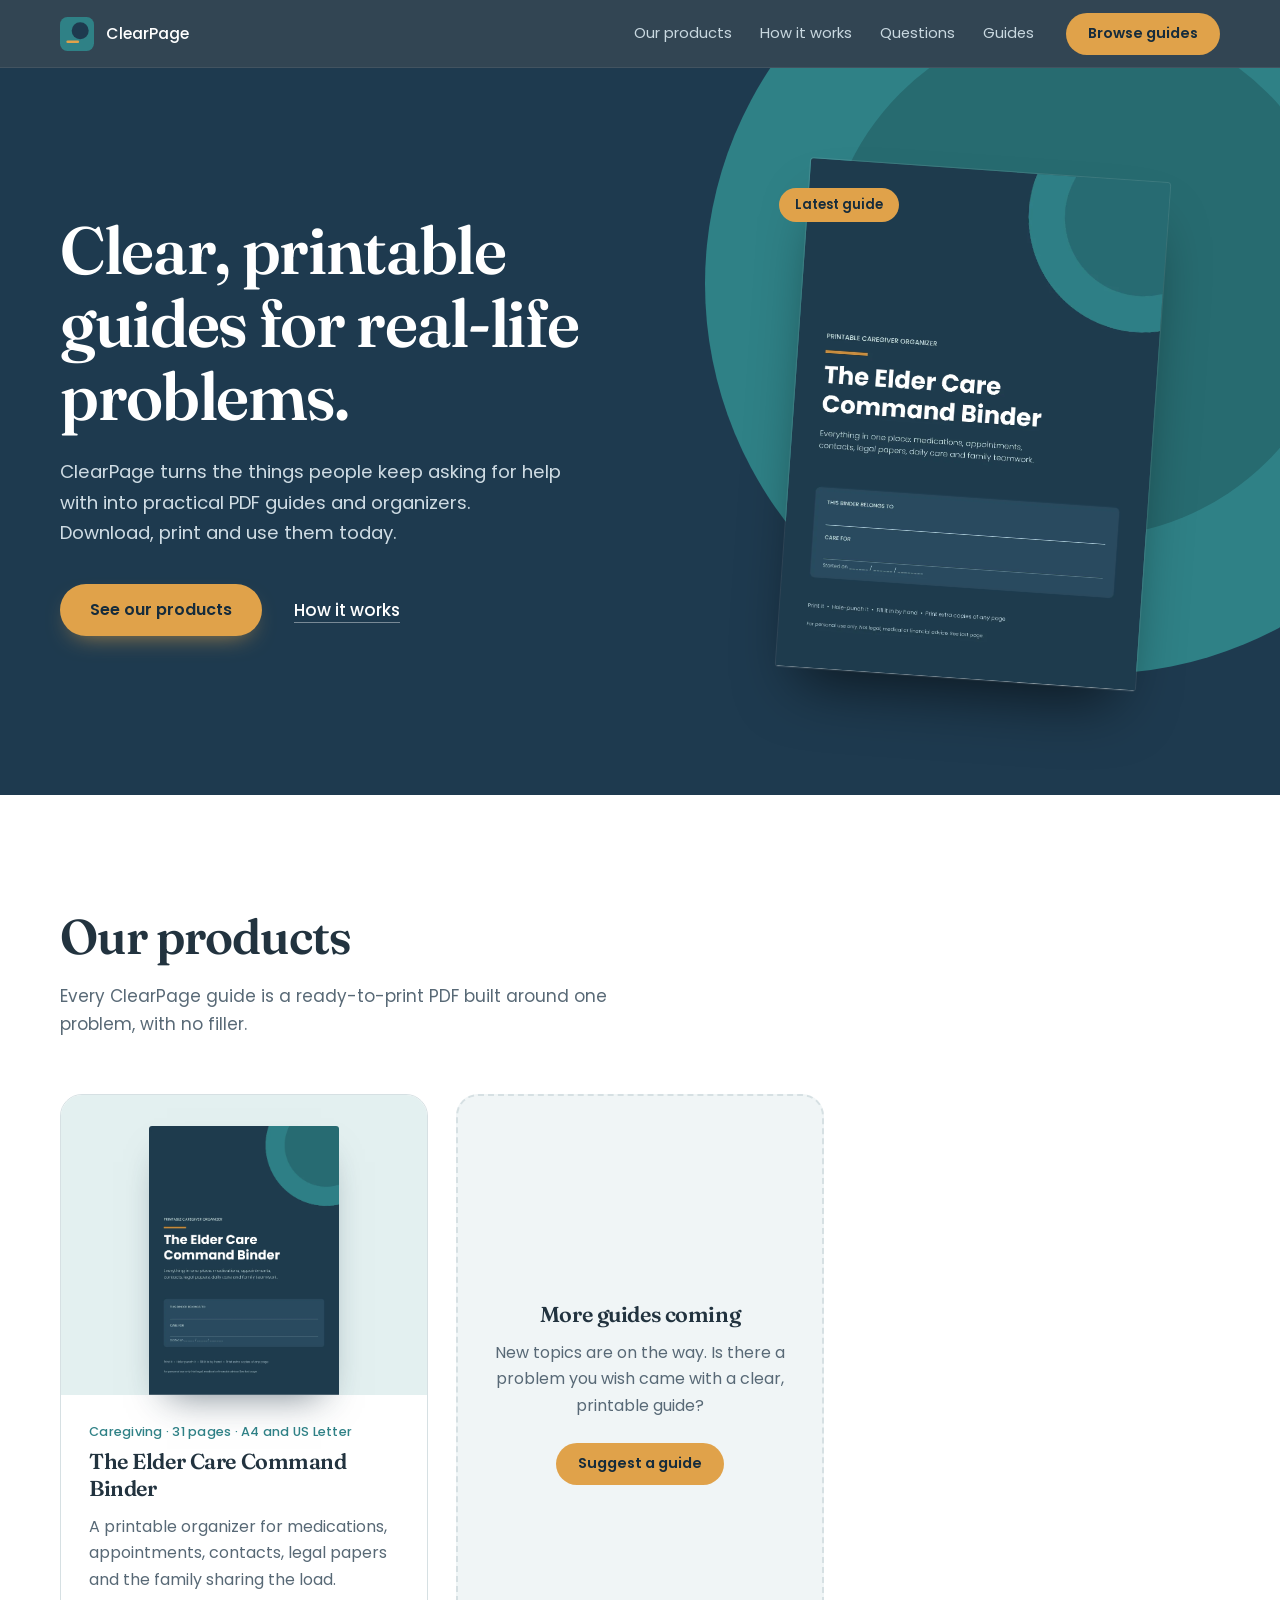
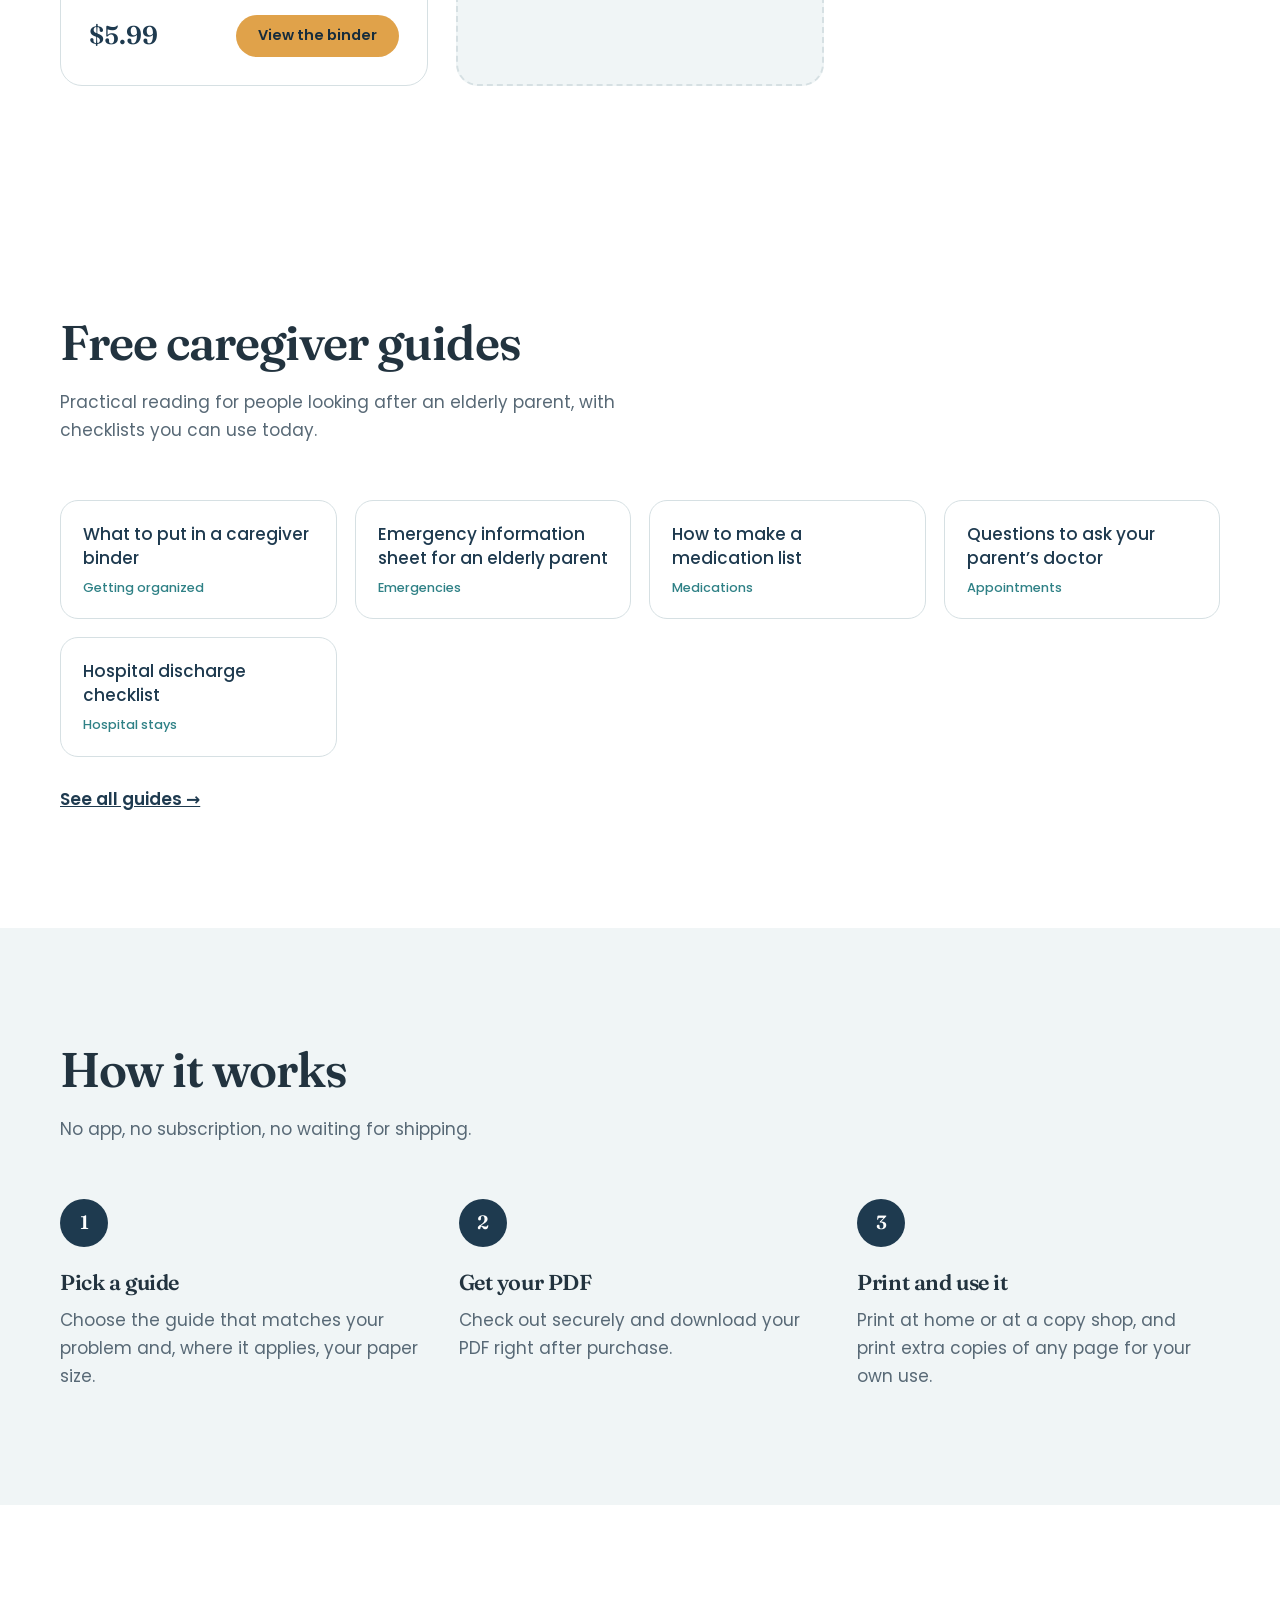
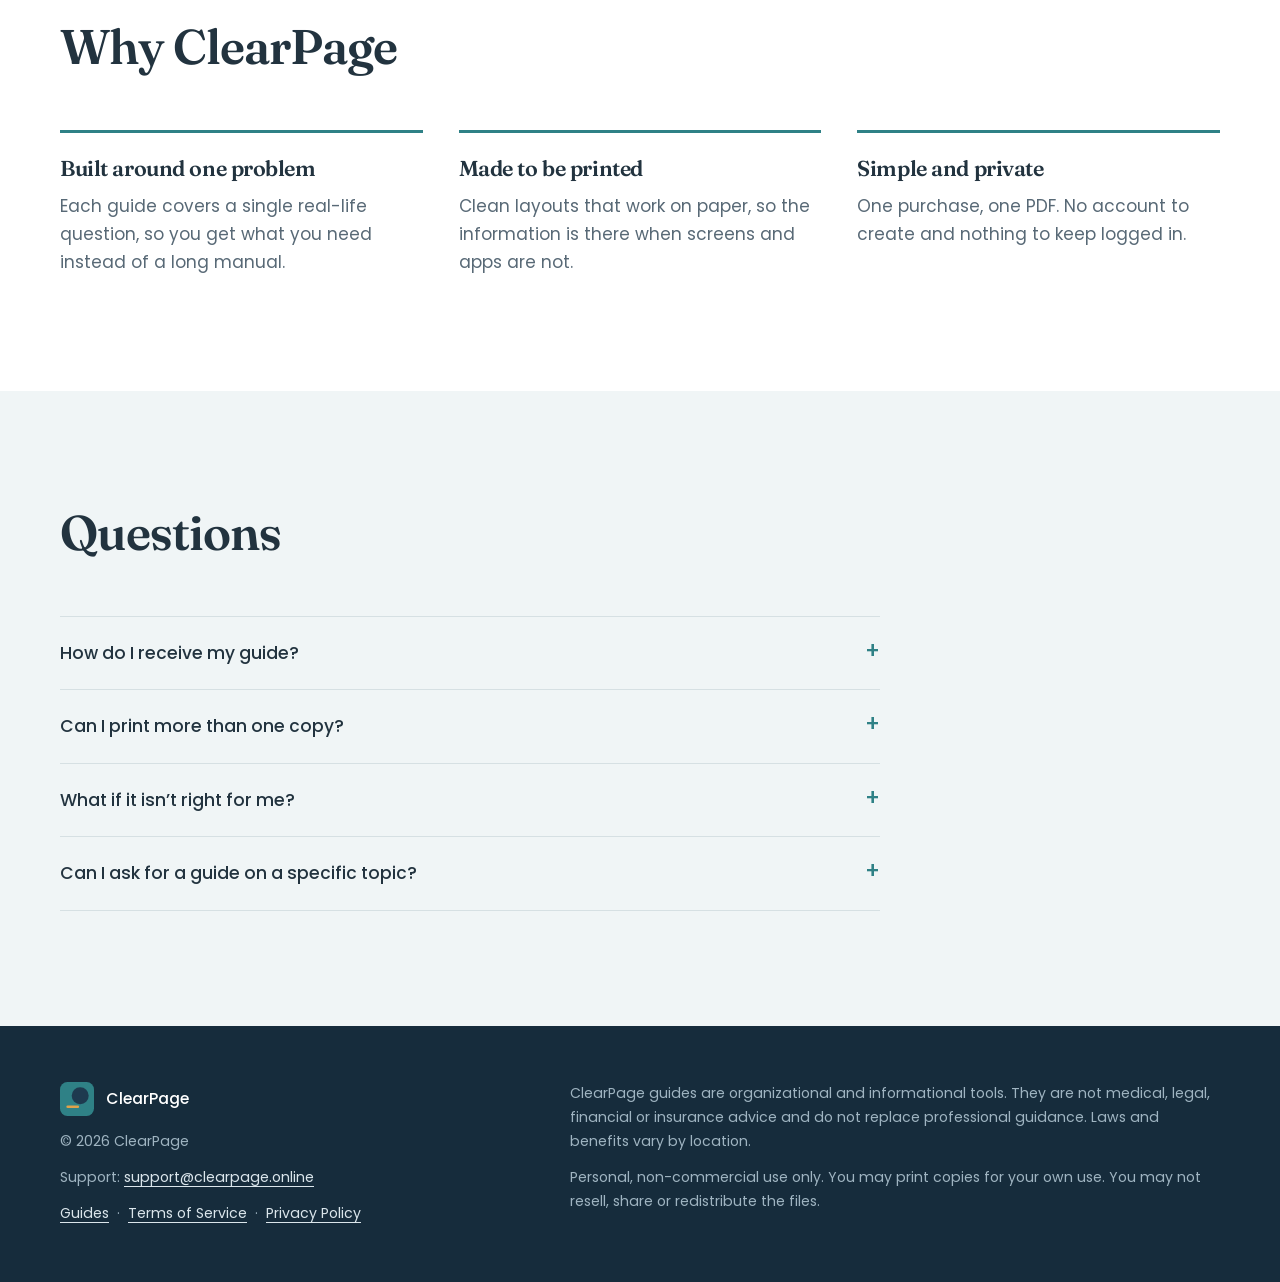
<file: index.html>
<!DOCTYPE html>
<html lang="en">
<head>
<meta charset="utf-8">
<meta name="viewport" content="width=device-width, initial-scale=1">
<title>ClearPage | Clear, printable guides and organizers (PDF)</title>
<meta name="description" content="ClearPage turns real-life problems people keep asking about into practical, printable PDF guides and organizers. Instant download, print and use today.">
<meta name="theme-color" content="#1e3a4f">
<link rel="canonical" href="https://clearpage.online/">
  <meta name="p:domain_verify" content="6b1b0f3e37bfcabec195423942cd4856"/>
<meta property="og:type" content="website">
<meta property="og:site_name" content="ClearPage">
<meta property="og:url" content="https://clearpage.online/">
<meta property="og:title" content="ClearPage | Clear, printable guides for real-life problems">
<meta property="og:description" content="Practical printable PDF guides and organizers. Instant download, print and use today.">
<meta property="og:image" content="https://clearpage.online/assets/og-home.png">
<meta property="og:image:width" content="1200">
<meta property="og:image:height" content="630">
<meta property="og:image:alt" content="ClearPage: Clear, printable guides for real-life problems.">
<meta name="twitter:card" content="summary_large_image">
<meta name="twitter:title" content="ClearPage | Clear, printable guides for real-life problems">
<meta name="twitter:description" content="Practical printable PDF guides and organizers. Instant download, print and use today.">
<meta name="twitter:image" content="https://clearpage.online/assets/og-home.png">

<script type="application/ld+json">
{
  "@context": "https://schema.org",
  "@graph": [
    {
      "@type": "Organization",
      "@id": "https://clearpage.online/#org",
      "name": "ClearPage",
      "url": "https://clearpage.online/",
      "logo": "https://clearpage.online/apple-touch-icon.png",
      "contactPoint": {
        "@type": "ContactPoint",
        "contactType": "customer support",
        "email": "support@clearpage.online"
      }
    },
    {
      "@type": "WebSite",
      "@id": "https://clearpage.online/#site",
      "name": "ClearPage",
      "url": "https://clearpage.online/",
      "description": "Clear, printable guides and organizers for real-life problems.",
      "publisher": {
        "@id": "https://clearpage.online/#org"
      }
    }
  ]
}
</script>

<link rel="icon" href="/favicon.ico" sizes="48x48">
<link rel="icon" href="/favicon.svg" type="image/svg+xml">
<link rel="apple-touch-icon" href="/apple-touch-icon.png">
<script>
(function(){var p=location.pathname;if(/\.html$/.test(p)){history.replaceState(null,"",p.replace(/index\.html$/,"").replace(/\.html$/,"")+location.search+location.hash)}})();
</script>
<link rel="preconnect" href="https://fonts.googleapis.com">
<link rel="preconnect" href="https://fonts.gstatic.com" crossorigin>
<link href="https://fonts.googleapis.com/css2?family=Fraunces:opsz,wght@9..144,500;9..144,600&family=Poppins:wght@300;400;500;600&display=swap" rel="stylesheet">

<style>
:root{
  --ink:#1e3a4f;--ink-deep:#162c3c;--teal:#2f8186;--teal-deep:#276b70;--teal-soft:#e3f0f0;
  --amber:#e0a24a;--amber-hover:#ebb560;--mist:#f0f5f6;--text:#22333f;--muted:#586976;--line:#d6e0e3;
  --serif:"Fraunces",Georgia,"Times New Roman",serif;
  --sans:"Poppins",system-ui,-apple-system,"Segoe UI",Roboto,sans-serif;
  --header-h:68px;
}
*,*::before,*::after{box-sizing:border-box}
html{scroll-behavior:smooth;-webkit-text-size-adjust:100%}
body{margin:0;font-family:var(--sans);font-size:1.0625rem;line-height:1.65;color:var(--text);background:#fff;-webkit-font-smoothing:antialiased}
img{max-width:100%;display:block}
h1,h2,h3,p,ul,ol{margin:0}
ul,ol{padding:0;list-style:none}
section[id]{scroll-margin-top:calc(var(--header-h) + 28px - clamp(72px,9vw,120px))}
:focus-visible{outline:3px solid var(--amber);outline-offset:3px}
.wrap{width:min(1160px,100% - 48px);margin-inline:auto}
.sec{padding:clamp(72px,9vw,120px) 0}
.sec-mist{background:var(--mist)}
h1,h2,h3{font-family:var(--serif);font-weight:600;letter-spacing:-.02em;line-height:1.1}
h2{font-size:clamp(2rem,3.8vw,3.1rem)}
h3{font-size:1.35rem;line-height:1.25}
.lede{color:var(--muted);max-width:56ch;margin-top:18px}
.sec-head{margin-bottom:clamp(36px,5vw,56px)}
a{color:inherit}

.btn{display:inline-flex;align-items:center;justify-content:center;min-height:52px;padding:0 30px;border-radius:999px;border:0;background:var(--amber);color:var(--ink-deep);font-weight:600;font-size:1rem;text-decoration:none;cursor:pointer;transition:background .2s,transform .2s;box-shadow:0 10px 24px -12px rgba(224,162,74,.8)}
.btn:hover{background:var(--amber-hover);transform:translateY(-2px)}
.btn-sm{min-height:42px;padding:0 22px;font-size:.9rem;box-shadow:none}
.link{color:#fff;font-weight:500;text-decoration:underline;text-decoration-color:rgba(255,255,255,.4);text-underline-offset:6px}
.link:hover{text-decoration-color:var(--amber)}

/* Header */
.site-header{position:sticky;top:0;z-index:50;height:var(--header-h);background:rgba(22,44,60,.88);backdrop-filter:blur(14px);-webkit-backdrop-filter:blur(14px);border-bottom:1px solid rgba(255,255,255,.08)}
.site-header .wrap{height:100%;display:flex;align-items:center;justify-content:space-between;gap:24px}
.brand{display:flex;align-items:center;gap:12px;color:#fff;text-decoration:none;font-weight:500;font-size:.98rem}
.brand svg{width:34px;height:34px}
.nav{display:flex;align-items:center;gap:32px}
.nav-links{display:flex;gap:28px}
.nav-links a{color:#c9d8e0;text-decoration:none;font-size:.92rem;transition:color .2s}
.nav-links a:hover{color:#fff}

/* Hero */
.hero{position:relative;overflow:hidden;background:var(--ink);color:#fff;padding:clamp(56px,8vw,104px) 0 clamp(72px,9vw,120px)}
.hero::before,.hero::after{content:"";position:absolute;border-radius:50%}
.hero::before{width:min(80vw,780px);aspect-ratio:1;right:-16vw;top:-24%;background:var(--teal)}
.hero::after{width:min(54vw,520px);aspect-ratio:1;right:-5vw;top:-7%;background:var(--teal-deep)}
.hero-grid{position:relative;z-index:1;display:grid;grid-template-columns:1.1fr .9fr;gap:clamp(32px,5vw,72px);align-items:center}
.hero h1{font-size:clamp(2.6rem,5.2vw,4.4rem)}
.hero .lede{color:#cfdce4;font-size:1.15rem;max-width:46ch;margin-top:24px}
.hero-actions{display:flex;flex-wrap:wrap;align-items:center;gap:20px 32px;margin-top:36px}
.hero-art{position:relative;max-width:360px;margin-inline:auto}
.hero-art img{width:100%;height:auto;border-radius:3px;transform:rotate(4deg);box-shadow:0 34px 60px -22px rgba(0,0,0,.6),0 0 0 1px rgba(255,255,255,.1)}
.badge{position:absolute;left:-14px;top:18px;z-index:2;background:var(--amber);color:var(--ink-deep);font-weight:600;font-size:.82rem;padding:6px 16px;border-radius:999px}

/* Steps */
.steps{display:grid;grid-template-columns:repeat(3,1fr);gap:36px}
.step-n{width:48px;height:48px;border-radius:50%;background:var(--ink);color:#fff;display:grid;place-items:center;font-family:var(--serif);font-weight:600;font-size:1.2rem}
.steps h3{margin-top:22px}
.steps p{color:var(--muted);margin-top:10px}

/* Products */
.products{display:grid;grid-template-columns:repeat(auto-fill,minmax(300px,1fr));gap:28px}
.pcard{display:flex;flex-direction:column;background:#fff;border:1px solid var(--line);border-radius:22px;overflow:hidden;transition:transform .25s,box-shadow .25s}
.pcard:hover{transform:translateY(-4px);box-shadow:0 24px 40px -24px rgba(22,44,60,.4)}
.pcard-art{display:flex;align-items:flex-end;justify-content:center;height:300px;padding:28px 24px 0;background:var(--teal-soft)}
.pcard-art img{width:190px;height:auto;border-radius:3px 3px 0 0;box-shadow:0 18px 36px -18px rgba(22,44,60,.6)}
.pcard-body{display:flex;flex-direction:column;flex:1;padding:26px 28px 28px}
.tag{font-size:.8rem;font-weight:500;color:var(--teal);letter-spacing:.02em}
.pcard h3{margin-top:6px}
.pcard p{color:var(--muted);margin-top:12px;font-size:1rem;flex:1}
.pcard .meta{display:flex;align-items:center;justify-content:space-between;gap:16px;margin-top:22px}
.price{font-family:var(--serif);font-weight:600;font-size:1.6rem;color:var(--ink);line-height:1}
.price small{font-family:var(--sans);font-weight:400;font-size:.8rem;color:var(--muted)}
.pcard-soon{border:2px dashed var(--line);background:var(--mist);justify-content:center;text-align:center;padding:40px 28px}
.pcard-soon:hover{transform:none;box-shadow:none}
.pcard-soon p{flex:0;margin-inline:auto;max-width:34ch}
.pcard-soon .btn{margin:24px auto 0}

/* Why */
.why{display:grid;grid-template-columns:repeat(3,1fr);gap:36px}
.why li{border-top:3px solid var(--teal);padding-top:22px}
.why p{color:var(--muted);margin-top:10px}

/* FAQ */
.faq{max-width:820px}
.faq details{border-top:1px solid var(--line)}
.faq details:last-child{border-bottom:1px solid var(--line)}
.faq summary{padding:22px 0;cursor:pointer;font-weight:500;font-size:1.08rem;list-style:none;display:flex;justify-content:space-between;gap:24px}
.faq summary::-webkit-details-marker{display:none}
.faq summary::after{content:"+";color:var(--teal);font-size:1.4rem;line-height:1;transition:transform .25s}
.faq details[open] summary::after{transform:rotate(45deg)}
.faq details p{padding:0 48px 24px 0;color:var(--muted)}

/* Footer */
.site-footer{background:var(--ink-deep);color:#9fb4c1;padding:56px 0;font-size:.88rem;line-height:1.7}
.footer-grid{display:grid;grid-template-columns:minmax(0,.8fr) minmax(0,1.2fr);gap:clamp(32px,6vw,96px)}
.site-footer .brand{margin-bottom:14px}
.site-footer p+p{margin-top:12px}
.foot-link{color:#dbe6ec;text-underline-offset:4px}
.foot-link:hover{color:#fff}

@media (max-width:960px){
  .nav-links{display:none}
  .hero-grid,.footer-grid{grid-template-columns:1fr}
  .hero::before{right:-34vw;top:-8%}
  .hero::after{right:-18vw;top:6%}
  .steps,.why{grid-template-columns:1fr;gap:32px}
  .hero-art{max-width:280px}
}
@media (max-width:560px){
  body{font-size:1rem}
  .wrap{width:min(1160px,100% - 40px)}
  .brand span{display:none}
  .faq details p{padding-right:0}
}
.guide-links{display:grid;grid-template-columns:repeat(auto-fill,minmax(220px,1fr));gap:18px}
.guide-links a{display:block;background:#fff;border:1px solid var(--line);border-radius:18px;padding:22px;text-decoration:none;color:var(--ink);font-weight:500;line-height:1.4;transition:transform .2s,box-shadow .2s,border-color .2s}
.guide-links a:hover{transform:translateY(-3px);border-color:var(--teal);box-shadow:0 18px 30px -22px rgba(22,44,60,.5)}
.guide-links small{display:block;margin-top:8px;color:var(--teal);font-weight:500;font-size:.8rem}
.more-link{display:inline-block;margin-top:28px;font-weight:600;color:var(--ink)}
@media (prefers-reduced-motion:reduce){html{scroll-behavior:auto}.btn,.pcard,.guide-links a{transition:none}}
</style>
</head>

<body>

<header class="site-header">
  <div class="wrap">
    <a class="brand" href="/" aria-label="ClearPage home">
      <svg viewBox="0 0 64 64" aria-hidden="true"><rect width="64" height="64" rx="14" fill="#2f8186"/><circle cx="38" cy="26" r="16" fill="#1e3a4f"/><rect x="12" y="44" width="24" height="5" rx="2.5" fill="#e0a24a"/></svg>
      <span>ClearPage</span>
    </a>
    <nav class="nav" aria-label="Main">
      <div class="nav-links">
        <a href="#products">Our products</a>
        <a href="#how">How it works</a>
        <a href="#faq">Questions</a>
        <a href="/guides/">Guides</a>
      </div>
      <a class="btn btn-sm" href="#guides">Browse guides</a>
    </nav>
  </div>
</header>

<main id="top">

  <!-- Hero -->
  <section class="hero">
    <div class="wrap hero-grid">
      <div>
        <h1>Clear, printable guides for real-life problems.</h1>
        <p class="lede">ClearPage turns the things people keep asking for help with into practical PDF guides and organizers. Download, print and use them today.</p>
        <div class="hero-actions">
          <a class="btn" href="#products">See our products</a>
          <a class="link" href="#how">How it works</a>
        </div>
      </div>
      <div class="hero-art">
        <span class="badge">Latest guide</span>
        <img src="assets/cover-a4.webp" width="1075" height="1521" alt="Cover of The Elder Care Command Binder" fetchpriority="high">
      </div>
    </div>
  </section>

  <!-- Products -->
  <section class="sec" id="products">
    <div class="wrap">
      <div class="sec-head">
        <h2>Our products</h2>
        <p class="lede">Every ClearPage guide is a ready-to-print PDF built around one problem, with no filler.</p>
      </div>
      <div class="products">
        <article class="pcard">
          <div class="pcard-art"><img src="assets/cover-a4.webp" width="1075" height="1521" loading="lazy" alt="The Elder Care Command Binder cover"></div>
          <div class="pcard-body">
            <span class="tag">Caregiving &middot; 31 pages &middot; A4 and US Letter</span>
            <h3>The Elder Care Command Binder</h3>
            <p>A printable organizer for medications, appointments, contacts, legal papers and the family sharing the load.</p>
            <div class="meta">
              <span class="price">$5.99</span>
              <a class="btn btn-sm" href="/elder-care-command-binder">View the binder</a>
            </div>
          </div>
        </article>

        <article class="pcard pcard-soon">
          <h3>More guides coming</h3>
          <p>New topics are on the way. Is there a problem you wish came with a clear, printable guide?</p>
          <a class="btn btn-sm" href="mailto:support@clearpage.online?subject=Guide%20request">Suggest a guide</a>
        </article>
      </div>
    </div>
  </section>

  <!-- Guides -->
  <section class="sec" id="guides">
    <div class="wrap">
      <div class="sec-head">
        <h2>Free caregiver guides</h2>
        <p class="lede">Practical reading for people looking after an elderly parent, with checklists you can use today.</p>
      </div>
      <div class="guide-links">
        <a href="/caregiver-binder-what-to-include/">What to put in a caregiver binder<small>Getting organized</small></a>
        <a href="/emergency-information-sheet/">Emergency information sheet for an elderly parent<small>Emergencies</small></a>
        <a href="/medication-list-for-elderly-parent/">How to make a medication list<small>Medications</small></a>
        <a href="/questions-to-ask-your-parents-doctor/">Questions to ask your parent&rsquo;s doctor<small>Appointments</small></a>
        <a href="/hospital-discharge-checklist/">Hospital discharge checklist<small>Hospital stays</small></a>
      </div>
      <a class="more-link" href="/guides/">See all guides &rarr;</a>
    </div>
  </section>

  <!-- How it works -->
  <section class="sec sec-mist" id="how">
    <div class="wrap">
      <div class="sec-head">
        <h2>How it works</h2>
        <p class="lede">No app, no subscription, no waiting for shipping.</p>
      </div>
      <ol class="steps">
        <li><div class="step-n">1</div><h3>Pick a guide</h3><p>Choose the guide that matches your problem and, where it applies, your paper size.</p></li>
        <li><div class="step-n">2</div><h3>Get your PDF</h3><p>Check out securely and download your PDF right after purchase.</p></li>
        <li><div class="step-n">3</div><h3>Print and use it</h3><p>Print at home or at a copy shop, and print extra copies of any page for your own use.</p></li>
      </ol>
    </div>
  </section>

  <!-- Why -->
  <section class="sec">
    <div class="wrap">
      <div class="sec-head"><h2>Why ClearPage</h2></div>
      <ul class="why">
        <li><h3>Built around one problem</h3><p>Each guide covers a single real-life question, so you get what you need instead of a long manual.</p></li>
        <li><h3>Made to be printed</h3><p>Clean layouts that work on paper, so the information is there when screens and apps are not.</p></li>
        <li><h3>Simple and private</h3><p>One purchase, one PDF. No account to create and nothing to keep logged in.</p></li>
      </ul>
    </div>
  </section>

  <!-- FAQ -->
  <section class="sec sec-mist" id="faq">
    <div class="wrap">
      <div class="sec-head"><h2>Questions</h2></div>
      <div class="faq">
        <details>
          <summary>How do I receive my guide?</summary>
          <p>Checkout is handled securely by Creem. After purchase you download your PDF, then print it whenever you like.</p>
        </details>
        <details>
          <summary>Can I print more than one copy?</summary>
          <p>Yes. You may print as many copies as you need for your own personal use. The file may not be resold, shared or redistributed. See the <a href="/terms">Terms of Service</a> for details.</p>
        </details>
        <details>
          <summary>What if it isn&rsquo;t right for me?</summary>
          <p>Our <a href="/terms#refunds">refund policy</a> explains how refunds work. If you have a question first, write to <a href="mailto:support@clearpage.online">support@clearpage.online</a>.</p>
        </details>
        <details>
          <summary>Can I ask for a guide on a specific topic?</summary>
          <p>Yes. Email us at <a href="mailto:support@clearpage.online?subject=Guide%20request">support@clearpage.online</a> with the problem you need solved. We use your suggestions to decide what to make next.</p>
        </details>
      </div>
    </div>
  </section>

</main>

<footer class="site-footer">
  <div class="wrap footer-grid">
    <div>
      <a class="brand" href="/">
        <svg viewBox="0 0 64 64" aria-hidden="true"><rect width="64" height="64" rx="14" fill="#2f8186"/><circle cx="38" cy="26" r="16" fill="#1e3a4f"/><rect x="12" y="44" width="24" height="5" rx="2.5" fill="#e0a24a"/></svg>
        <span>ClearPage</span>
      </a>
      <p>&copy; 2026 ClearPage</p>
      <p>Support: <a class="foot-link" href="mailto:support@clearpage.online">support@clearpage.online</a></p>
      <p><a class="foot-link" href="/guides/">Guides</a> &nbsp;&middot;&nbsp; <a class="foot-link" href="/terms">Terms of Service</a> &nbsp;&middot;&nbsp; <a class="foot-link" href="/privacy">Privacy Policy</a></p>
    </div>
    <div>
      <p>ClearPage guides are organizational and informational tools. They are not medical, legal, financial or insurance advice and do not replace professional guidance. Laws and benefits vary by location.</p>
      <p>Personal, non-commercial use only. You may print copies for your own use. You may not resell, share or redistribute the files.</p>
    </div>
  </div>
</footer>

</body>
</html>
</file>
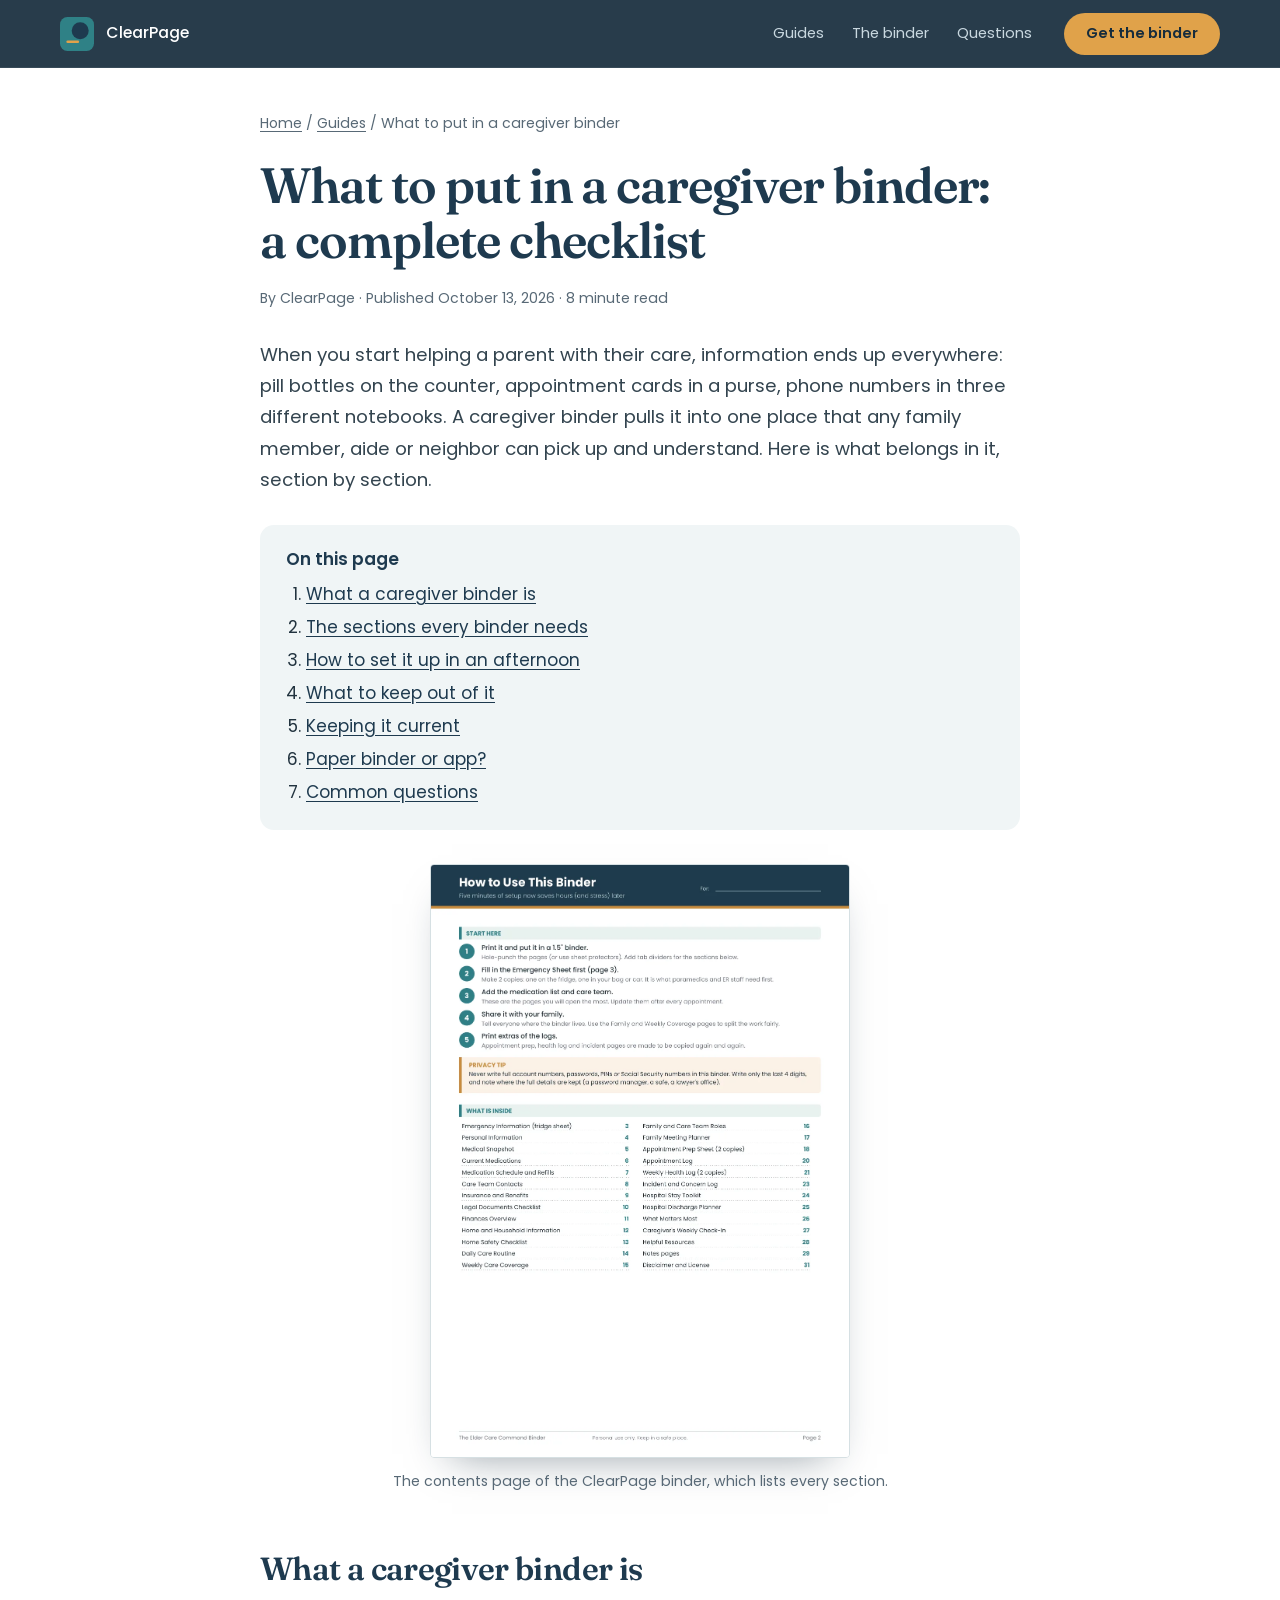
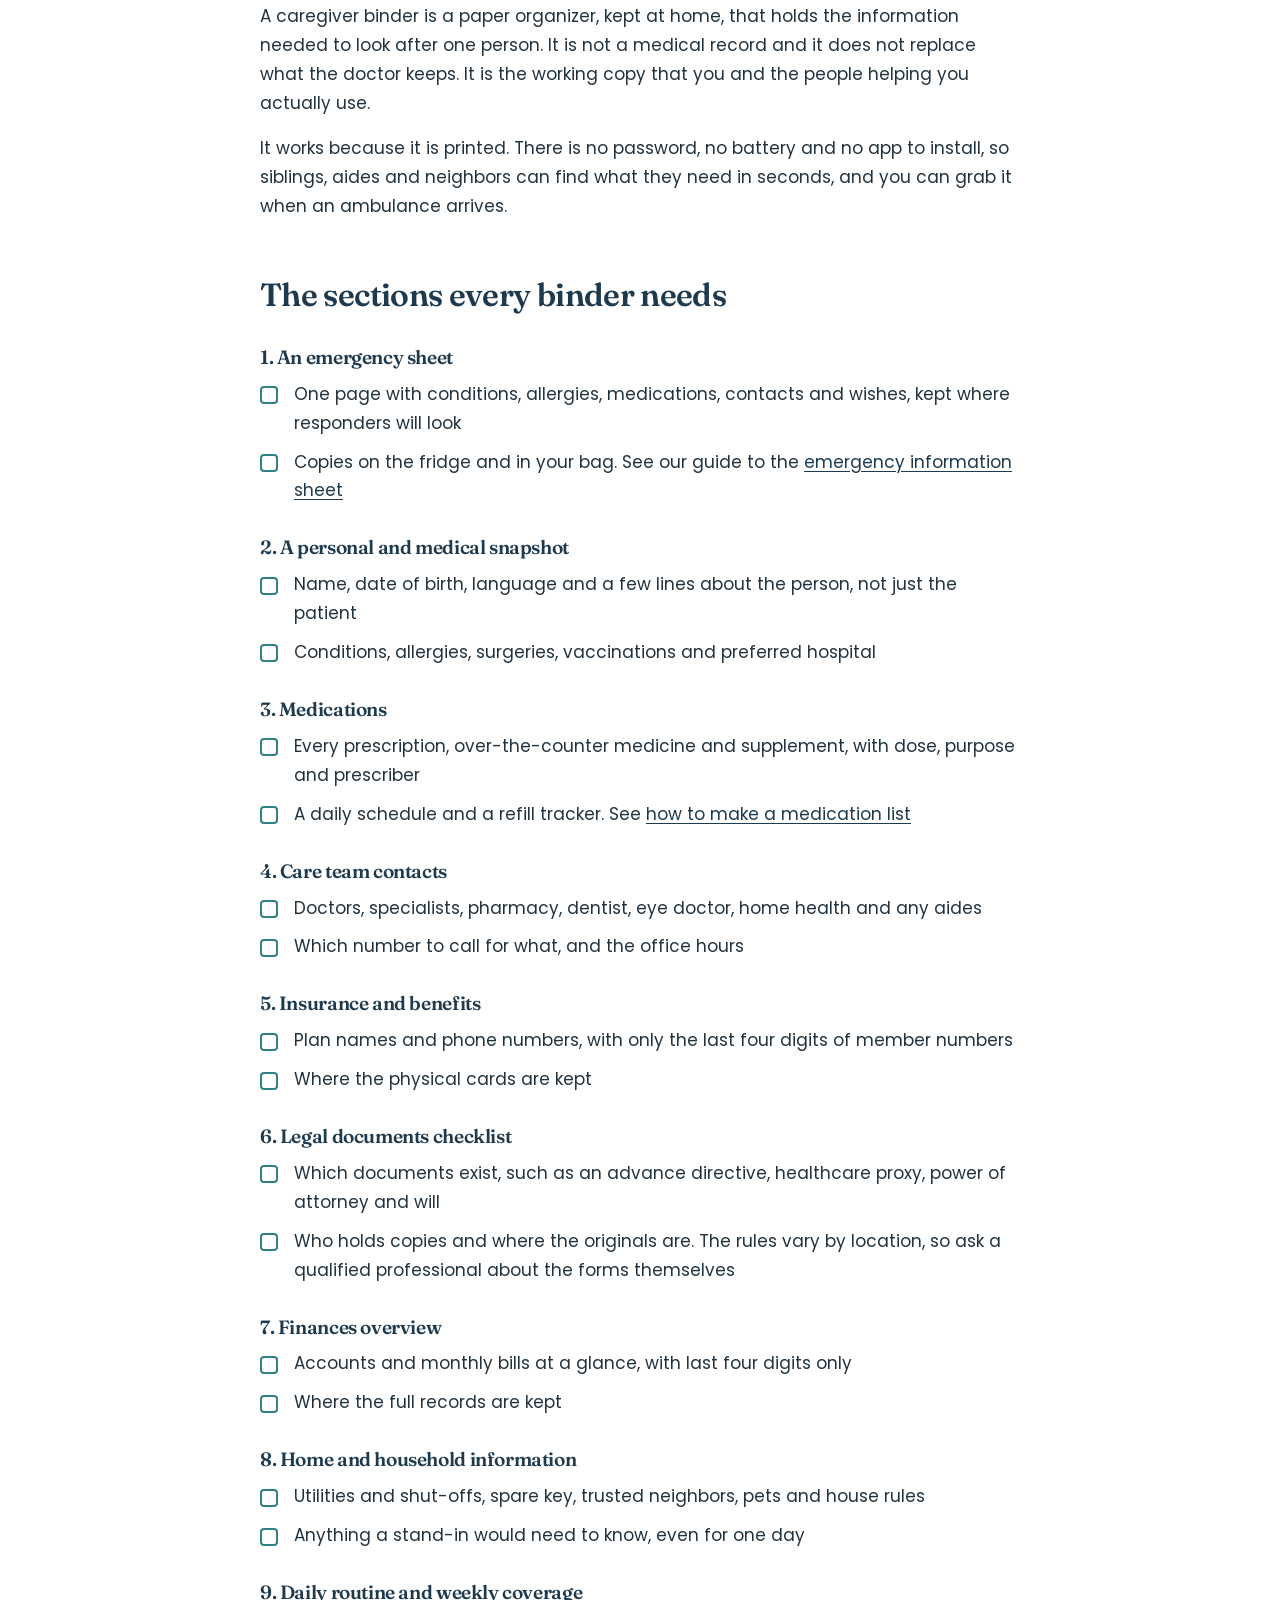
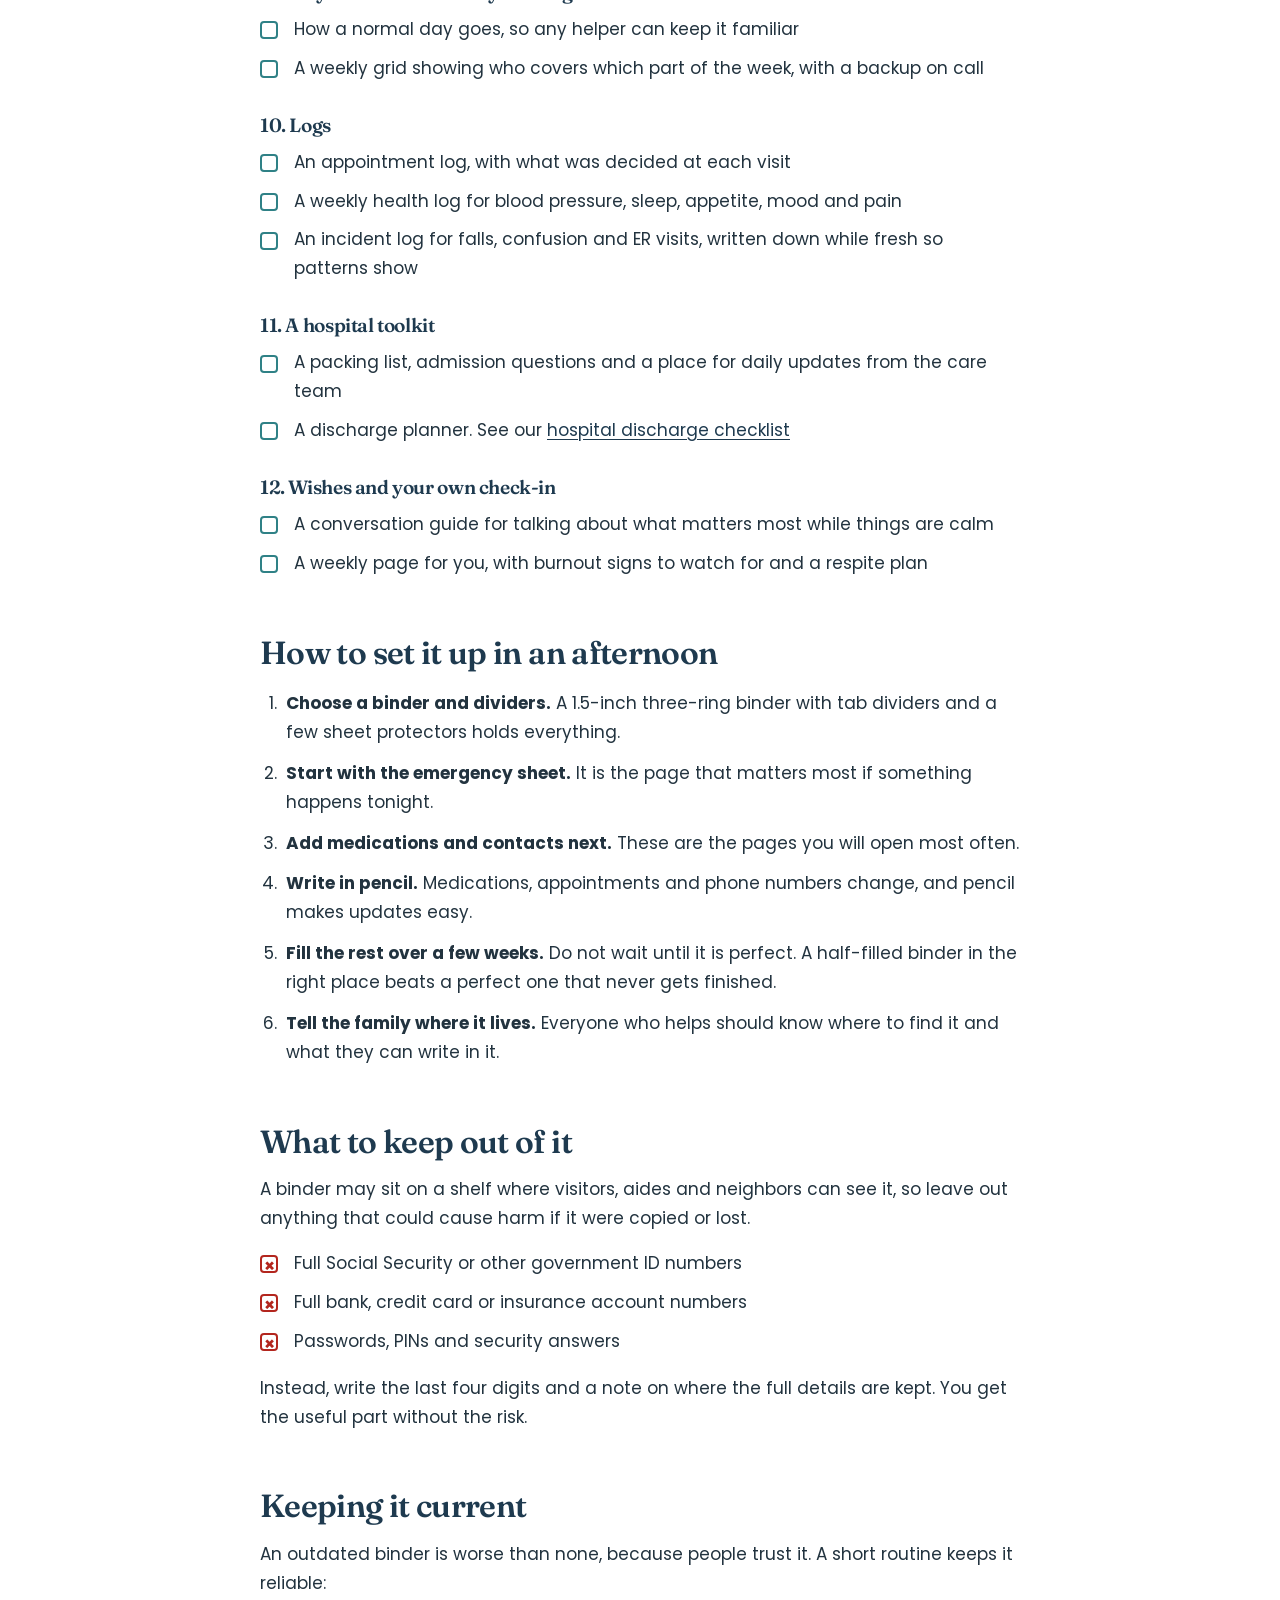
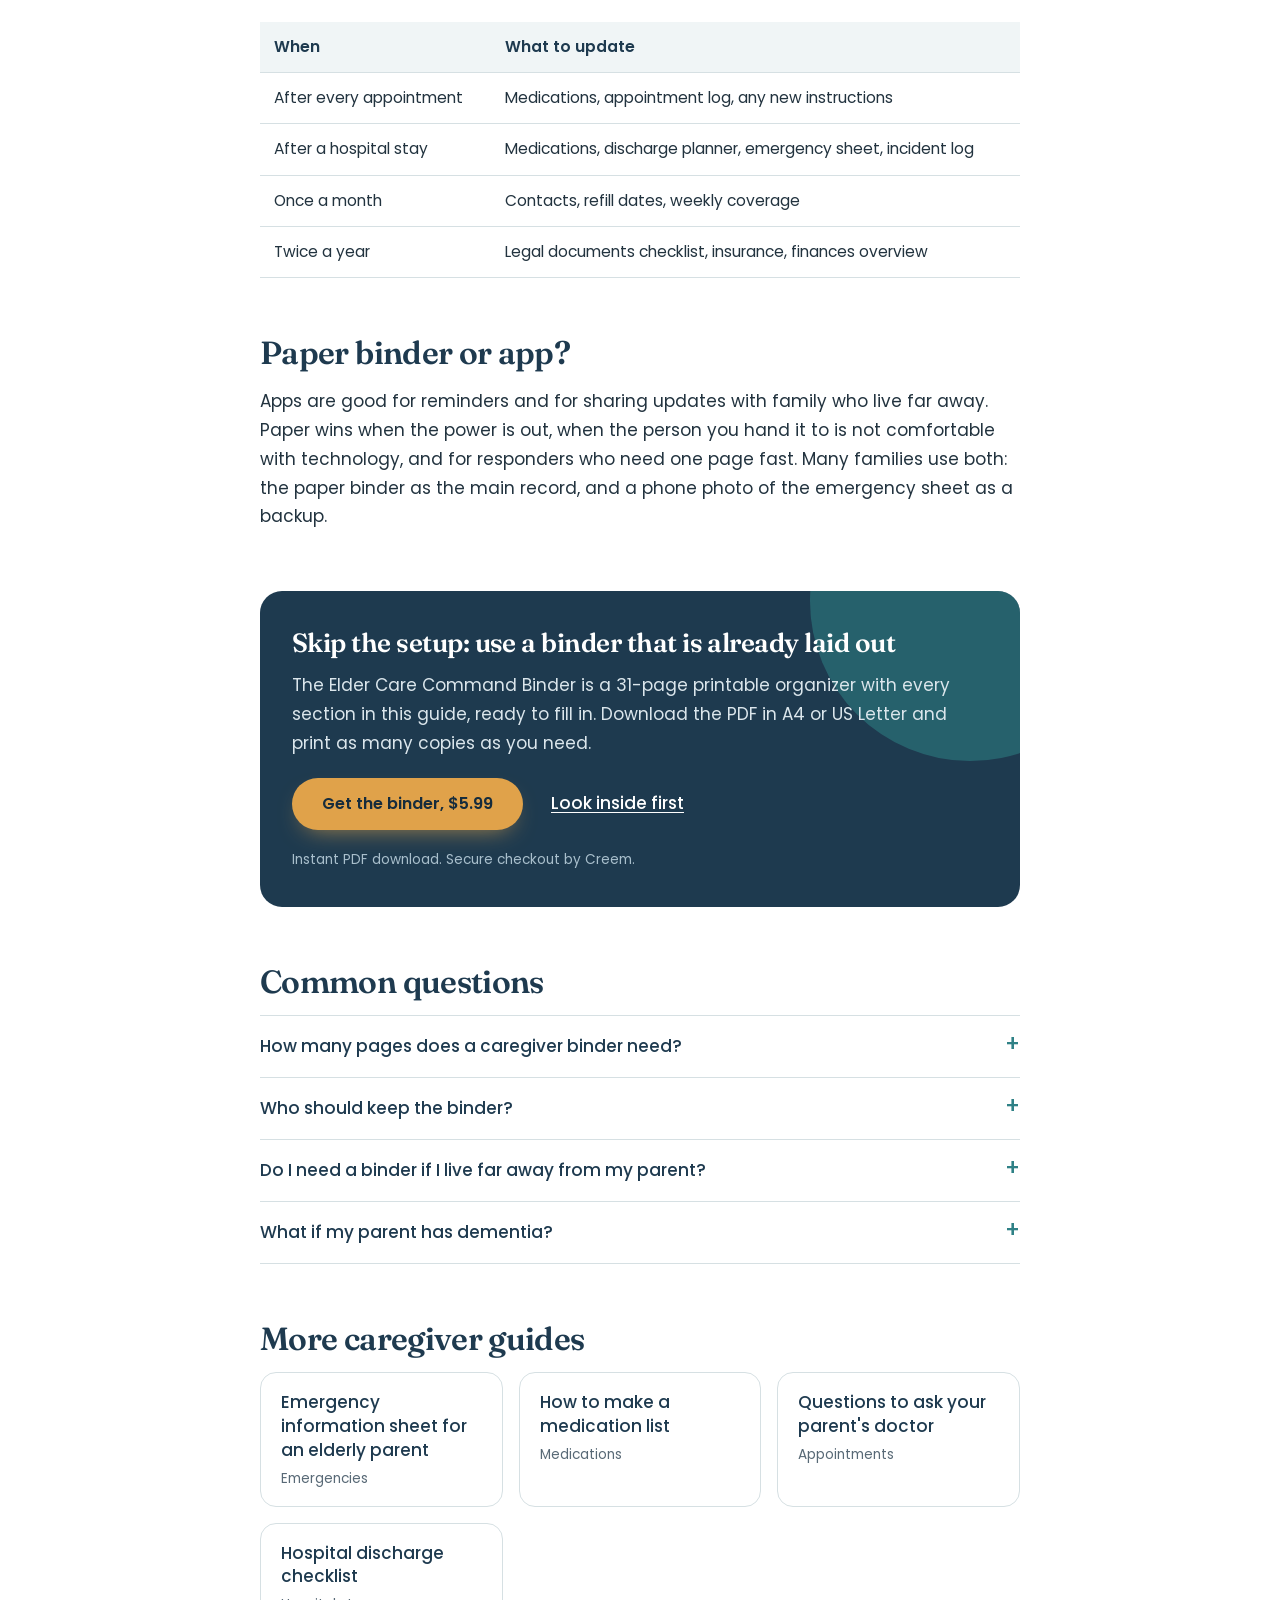
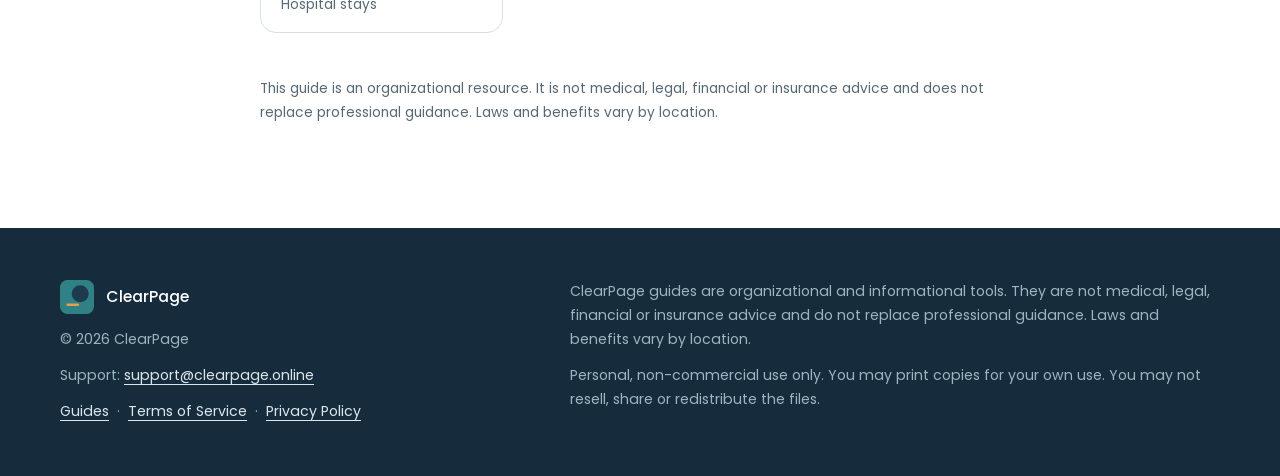
<file: caregiver-binder-what-to-include/index.html>
<!DOCTYPE html>
<html lang="en">
<head>
<meta charset="utf-8">
<meta name="viewport" content="width=device-width, initial-scale=1">
<title>What to Put in a Caregiver Binder: Complete Checklist | ClearPage</title>
<meta name="description" content="A practical checklist of what to include in a caregiver binder for an elderly parent: emergency sheet, medications, contacts, legal papers, logs and more, plus how to set it up and keep it current.">
<link rel="canonical" href="https://clearpage.online/caregiver-binder-what-to-include/">
<meta name="theme-color" content="#1e3a4f">
<link rel="icon" href="/favicon.ico" sizes="48x48">
<link rel="icon" href="/favicon.svg" type="image/svg+xml">
<link rel="apple-touch-icon" href="/apple-touch-icon.png">

<meta property="og:type" content="article">
<meta property="og:site_name" content="ClearPage">
<meta property="og:title" content="What to put in a caregiver binder: a complete checklist">
<meta property="og:description" content="A section-by-section checklist for a caregiver binder, and how to keep it current.">
<meta property="og:url" content="https://clearpage.online/caregiver-binder-what-to-include/">
<meta property="og:image" content="https://clearpage.online/assets/pages/p02.webp">
<meta name="twitter:card" content="summary_large_image">

<script type="application/ld+json">
{
  "@context": "https://schema.org",
  "@graph": [
    {
      "@type": "Article",
      "headline": "What to put in a caregiver binder: a complete checklist",
      "description": "A practical checklist of what to include in a caregiver binder for an elderly parent: emergency sheet, medications, contacts, legal papers, logs and more, plus how to set it up and keep it current.",
      "image": "https://clearpage.online/assets/pages/p02.webp",
      "datePublished": "2026-10-13",
      "dateModified": "2026-10-13",
      "mainEntityOfPage": "https://clearpage.online/caregiver-binder-what-to-include/",
      "author": {
        "@type": "Organization",
        "name": "ClearPage"
      },
      "publisher": {
        "@type": "Organization",
        "name": "ClearPage",
        "url": "https://clearpage.online/"
      }
    },
    {
      "@type": "BreadcrumbList",
      "itemListElement": [
        {
          "@type": "ListItem",
          "position": 1,
          "name": "Home",
          "item": "https://clearpage.online/"
        },
        {
          "@type": "ListItem",
          "position": 2,
          "name": "Guides",
          "item": "https://clearpage.online/guides/"
        },
        {
          "@type": "ListItem",
          "position": 3,
          "name": "What to put in a caregiver binder",
          "item": "https://clearpage.online/caregiver-binder-what-to-include/"
        }
      ]
    },
    {
      "@type": "FAQPage",
      "mainEntity": [
        {
          "@type": "Question",
          "name": "How many pages does a caregiver binder need?",
          "acceptedAnswer": {
            "@type": "Answer",
            "text": "Enough to cover each section above with room to write. The ClearPage Elder Care Command Binder uses 31 pages, which includes second copies of the pages you fill in most often."
          }
        },
        {
          "@type": "Question",
          "name": "Who should keep the binder?",
          "acceptedAnswer": {
            "@type": "Answer",
            "text": "Keep it where the main caregiver and any helper can reach it, such as the kitchen or the parent's home. Give each close family member a copy of the emergency sheet, and make sure they know where the full binder lives."
          }
        },
        {
          "@type": "Question",
          "name": "Do I need a binder if I live far away from my parent?",
          "acceptedAnswer": {
            "@type": "Answer",
            "text": "It can help even more. A binder at your parent's home lets local helpers, neighbors and aides find what they need, and you can keep a photo of the key pages on your phone. Ask someone nearby to take on the weekly update."
          }
        },
        {
          "@type": "Question",
          "name": "What if my parent has dementia?",
          "acceptedAnswer": {
            "@type": "Answer",
            "text": "Include a short note on memory and communication in the emergency sheet and the daily routine, and record what calms or upsets them. This helps new helpers and hospital staff approach them calmly."
          }
        }
      ]
    }
  ]
}
</script>

<link rel="preconnect" href="https://fonts.googleapis.com">
<link rel="preconnect" href="https://fonts.gstatic.com" crossorigin>
<link href="https://fonts.googleapis.com/css2?family=Fraunces:opsz,wght@9..144,500;9..144,600&family=Poppins:wght@300;400;500;600&display=swap" rel="stylesheet">
<link rel="stylesheet" href="/assets/guide.css">
</head>
<body>

<header class="site-header">
  <div class="wrap">
    <a class="brand" href="/" aria-label="ClearPage home">
      <svg viewBox="0 0 64 64" aria-hidden="true"><rect width="64" height="64" rx="14" fill="#2f8186"/><circle cx="38" cy="26" r="16" fill="#1e3a4f"/><rect x="12" y="44" width="24" height="5" rx="2.5" fill="#e0a24a"/></svg>
      <span>ClearPage</span>
    </a>
    <nav class="nav" aria-label="Main">
      <div class="nav-links">
        <a href="/guides/">Guides</a>
        <a href="/elder-care-command-binder">The binder</a>
        <a href="/elder-care-command-binder#faq">Questions</a>
      </div>
      <a class="btn btn-sm" href="/elder-care-command-binder#buy">Get the binder</a>
    </nav>
  </div>
</header>

<main>
  <p class="crumbs"><a href="/">Home</a> / <a href="/guides/">Guides</a> / What to put in a caregiver binder</p>

  <article>
    <h1>What to put in a caregiver binder: a complete checklist</h1>
    <p class="meta">By ClearPage &middot; Published October 13, 2026 &middot; 8 minute read</p>

    <p class="lede">When you start helping a parent with their care, information ends up everywhere: pill bottles on the counter, appointment cards in a purse, phone numbers in three different notebooks. A caregiver binder pulls it into one place that any family member, aide or neighbor can pick up and understand. Here is what belongs in it, section by section.</p>

    <nav class="toc" aria-label="On this page">
      <strong>On this page</strong>
      <ol>
        <li><a href="#what-is">What a caregiver binder is</a></li>
        <li><a href="#sections">The sections every binder needs</a></li>
        <li><a href="#set-up">How to set it up in an afternoon</a></li>
        <li><a href="#keep-private">What to keep out of it</a></li>
        <li><a href="#keep-current">Keeping it current</a></li>
        <li><a href="#paper-or-app">Paper binder or app?</a></li>
        <li><a href="#faq">Common questions</a></li>
      </ol>
    </nav>

    <figure>
      <img src="/assets/pages/p02.webp" alt="Contents page of the ClearPage binder listing every section" loading="lazy">
      <figcaption>The contents page of the ClearPage binder, which lists every section.</figcaption>
    </figure>

    <h2 id="what-is">What a caregiver binder is</h2>
    <p>A caregiver binder is a paper organizer, kept at home, that holds the information needed to look after one person. It is not a medical record and it does not replace what the doctor keeps. It is the working copy that you and the people helping you actually use.</p>
    <p>It works because it is printed. There is no password, no battery and no app to install, so siblings, aides and neighbors can find what they need in seconds, and you can grab it when an ambulance arrives.</p>

    <h2 id="sections">The sections every binder needs</h2>
    <h3>1. An emergency sheet</h3>
    <ul class="check">
      <li>One page with conditions, allergies, medications, contacts and wishes, kept where responders will look</li>
      <li>Copies on the fridge and in your bag. See our guide to the <a href="/emergency-information-sheet/">emergency information sheet</a></li>
    </ul>
    <h3>2. A personal and medical snapshot</h3>
    <ul class="check">
      <li>Name, date of birth, language and a few lines about the person, not just the patient</li>
      <li>Conditions, allergies, surgeries, vaccinations and preferred hospital</li>
    </ul>
    <h3>3. Medications</h3>
    <ul class="check">
      <li>Every prescription, over-the-counter medicine and supplement, with dose, purpose and prescriber</li>
      <li>A daily schedule and a refill tracker. See <a href="/medication-list-for-elderly-parent/">how to make a medication list</a></li>
    </ul>
    <h3>4. Care team contacts</h3>
    <ul class="check">
      <li>Doctors, specialists, pharmacy, dentist, eye doctor, home health and any aides</li>
      <li>Which number to call for what, and the office hours</li>
    </ul>
    <h3>5. Insurance and benefits</h3>
    <ul class="check">
      <li>Plan names and phone numbers, with only the last four digits of member numbers</li>
      <li>Where the physical cards are kept</li>
    </ul>
    <h3>6. Legal documents checklist</h3>
    <ul class="check">
      <li>Which documents exist, such as an advance directive, healthcare proxy, power of attorney and will</li>
      <li>Who holds copies and where the originals are. The rules vary by location, so ask a qualified professional about the forms themselves</li>
    </ul>
    <h3>7. Finances overview</h3>
    <ul class="check">
      <li>Accounts and monthly bills at a glance, with last four digits only</li>
      <li>Where the full records are kept</li>
    </ul>
    <h3>8. Home and household information</h3>
    <ul class="check">
      <li>Utilities and shut-offs, spare key, trusted neighbors, pets and house rules</li>
      <li>Anything a stand-in would need to know, even for one day</li>
    </ul>
    <h3>9. Daily routine and weekly coverage</h3>
    <ul class="check">
      <li>How a normal day goes, so any helper can keep it familiar</li>
      <li>A weekly grid showing who covers which part of the week, with a backup on call</li>
    </ul>
    <h3>10. Logs</h3>
    <ul class="check">
      <li>An appointment log, with what was decided at each visit</li>
      <li>A weekly health log for blood pressure, sleep, appetite, mood and pain</li>
      <li>An incident log for falls, confusion and ER visits, written down while fresh so patterns show</li>
    </ul>
    <h3>11. A hospital toolkit</h3>
    <ul class="check">
      <li>A packing list, admission questions and a place for daily updates from the care team</li>
      <li>A discharge planner. See our <a href="/hospital-discharge-checklist/">hospital discharge checklist</a></li>
    </ul>
    <h3>12. Wishes and your own check-in</h3>
    <ul class="check">
      <li>A conversation guide for talking about what matters most while things are calm</li>
      <li>A weekly page for you, with burnout signs to watch for and a respite plan</li>
    </ul>

    <h2 id="set-up">How to set it up in an afternoon</h2>
    <ol class="steps-list">
      <li><strong>Choose a binder and dividers.</strong> A 1.5-inch three-ring binder with tab dividers and a few sheet protectors holds everything.</li>
      <li><strong>Start with the emergency sheet.</strong> It is the page that matters most if something happens tonight.</li>
      <li><strong>Add medications and contacts next.</strong> These are the pages you will open most often.</li>
      <li><strong>Write in pencil.</strong> Medications, appointments and phone numbers change, and pencil makes updates easy.</li>
      <li><strong>Fill the rest over a few weeks.</strong> Do not wait until it is perfect. A half-filled binder in the right place beats a perfect one that never gets finished.</li>
      <li><strong>Tell the family where it lives.</strong> Everyone who helps should know where to find it and what they can write in it.</li>
    </ol>

    <h2 id="keep-private">What to keep out of it</h2>
    <p>A binder may sit on a shelf where visitors, aides and neighbors can see it, so leave out anything that could cause harm if it were copied or lost.</p>
    <ul class="check avoid">
      <li>Full Social Security or other government ID numbers</li>
      <li>Full bank, credit card or insurance account numbers</li>
      <li>Passwords, PINs and security answers</li>
    </ul>
    <p>Instead, write the last four digits and a note on where the full details are kept. You get the useful part without the risk.</p>

    <h2 id="keep-current">Keeping it current</h2>
    <p>An outdated binder is worse than none, because people trust it. A short routine keeps it reliable:</p>
    <table class="compare">
      <thead><tr><th>When</th><th>What to update</th></tr></thead>
      <tbody>
        <tr><td>After every appointment</td><td>Medications, appointment log, any new instructions</td></tr>
        <tr><td>After a hospital stay</td><td>Medications, discharge planner, emergency sheet, incident log</td></tr>
        <tr><td>Once a month</td><td>Contacts, refill dates, weekly coverage</td></tr>
        <tr><td>Twice a year</td><td>Legal documents checklist, insurance, finances overview</td></tr>
      </tbody>
    </table>

    <h2 id="paper-or-app">Paper binder or app?</h2>
    <p>Apps are good for reminders and for sharing updates with family who live far away. Paper wins when the power is out, when the person you hand it to is not comfortable with technology, and for responders who need one page fast. Many families use both: the paper binder as the main record, and a phone photo of the emergency sheet as a backup.</p>

    <aside class="cta" aria-labelledby="cta-heading">
      <h2 id="cta-heading">Skip the setup: use a binder that is already laid out</h2>
      <p>The Elder Care Command Binder is a 31-page printable organizer with every section in this guide, ready to fill in. Download the PDF in A4 or US Letter and print as many copies as you need.</p>
      <p class="row">
        <a class="btn" href="/elder-care-command-binder#buy">Get the binder, $5.99</a>
        <a class="secondary" href="/elder-care-command-binder#inside">Look inside first</a>
      </p>
      <p class="fine">Instant PDF download. Secure checkout by Creem.</p>
    </aside>

    <h2 id="faq">Common questions</h2>

    <details>
      <summary>How many pages does a caregiver binder need?</summary>
      <p>Enough to cover each section above with room to write. The ClearPage Elder Care Command Binder uses 31 pages, which includes second copies of the pages you fill in most often.</p>
    </details>

    <details>
      <summary>Who should keep the binder?</summary>
      <p>Keep it where the main caregiver and any helper can reach it, such as the kitchen or the parent&#x27;s home. Give each close family member a copy of the emergency sheet, and make sure they know where the full binder lives.</p>
    </details>

    <details>
      <summary>Do I need a binder if I live far away from my parent?</summary>
      <p>It can help even more. A binder at your parent&#x27;s home lets local helpers, neighbors and aides find what they need, and you can keep a photo of the key pages on your phone. Ask someone nearby to take on the weekly update.</p>
    </details>

    <details>
      <summary>What if my parent has dementia?</summary>
      <p>Include a short note on memory and communication in the emergency sheet and the daily routine, and record what calms or upsets them. This helps new helpers and hospital staff approach them calmly.</p>
    </details>

    <section class="related" aria-labelledby="related-heading">
      <h2 id="related-heading">More caregiver guides</h2>
      <div class="related-grid">
      <a href="/emergency-information-sheet/">Emergency information sheet for an elderly parent<small>Emergencies</small></a>
      <a href="/medication-list-for-elderly-parent/">How to make a medication list<small>Medications</small></a>
      <a href="/questions-to-ask-your-parents-doctor/">Questions to ask your parent&#x27;s doctor<small>Appointments</small></a>
      <a href="/hospital-discharge-checklist/">Hospital discharge checklist<small>Hospital stays</small></a>
      </div>
    </section>

    <p class="disclaimer">This guide is an organizational resource. It is not medical, legal, financial or insurance advice and does not replace professional guidance. Laws and benefits vary by location.</p>
  </article>
</main>

<footer class="site-footer">
  <div class="wrap footer-grid">
    <div>
      <a class="brand" href="/">
        <svg viewBox="0 0 64 64" aria-hidden="true"><rect width="64" height="64" rx="14" fill="#2f8186"/><circle cx="38" cy="26" r="16" fill="#1e3a4f"/><rect x="12" y="44" width="24" height="5" rx="2.5" fill="#e0a24a"/></svg>
        <span>ClearPage</span>
      </a>
      <p>&copy; 2026 ClearPage</p>
      <p>Support: <a class="foot-link" href="mailto:support@clearpage.online">support@clearpage.online</a></p>
      <p><a class="foot-link" href="/guides/">Guides</a> &nbsp;&middot;&nbsp; <a class="foot-link" href="/terms">Terms of Service</a> &nbsp;&middot;&nbsp; <a class="foot-link" href="/privacy">Privacy Policy</a></p>
    </div>
    <div>
      <p>ClearPage guides are organizational and informational tools. They are not medical, legal, financial or insurance advice and do not replace professional guidance. Laws and benefits vary by location.</p>
      <p>Personal, non-commercial use only. You may print copies for your own use. You may not resell, share or redistribute the files.</p>
    </div>
  </div>
</footer>

</body>
</html>
</file>
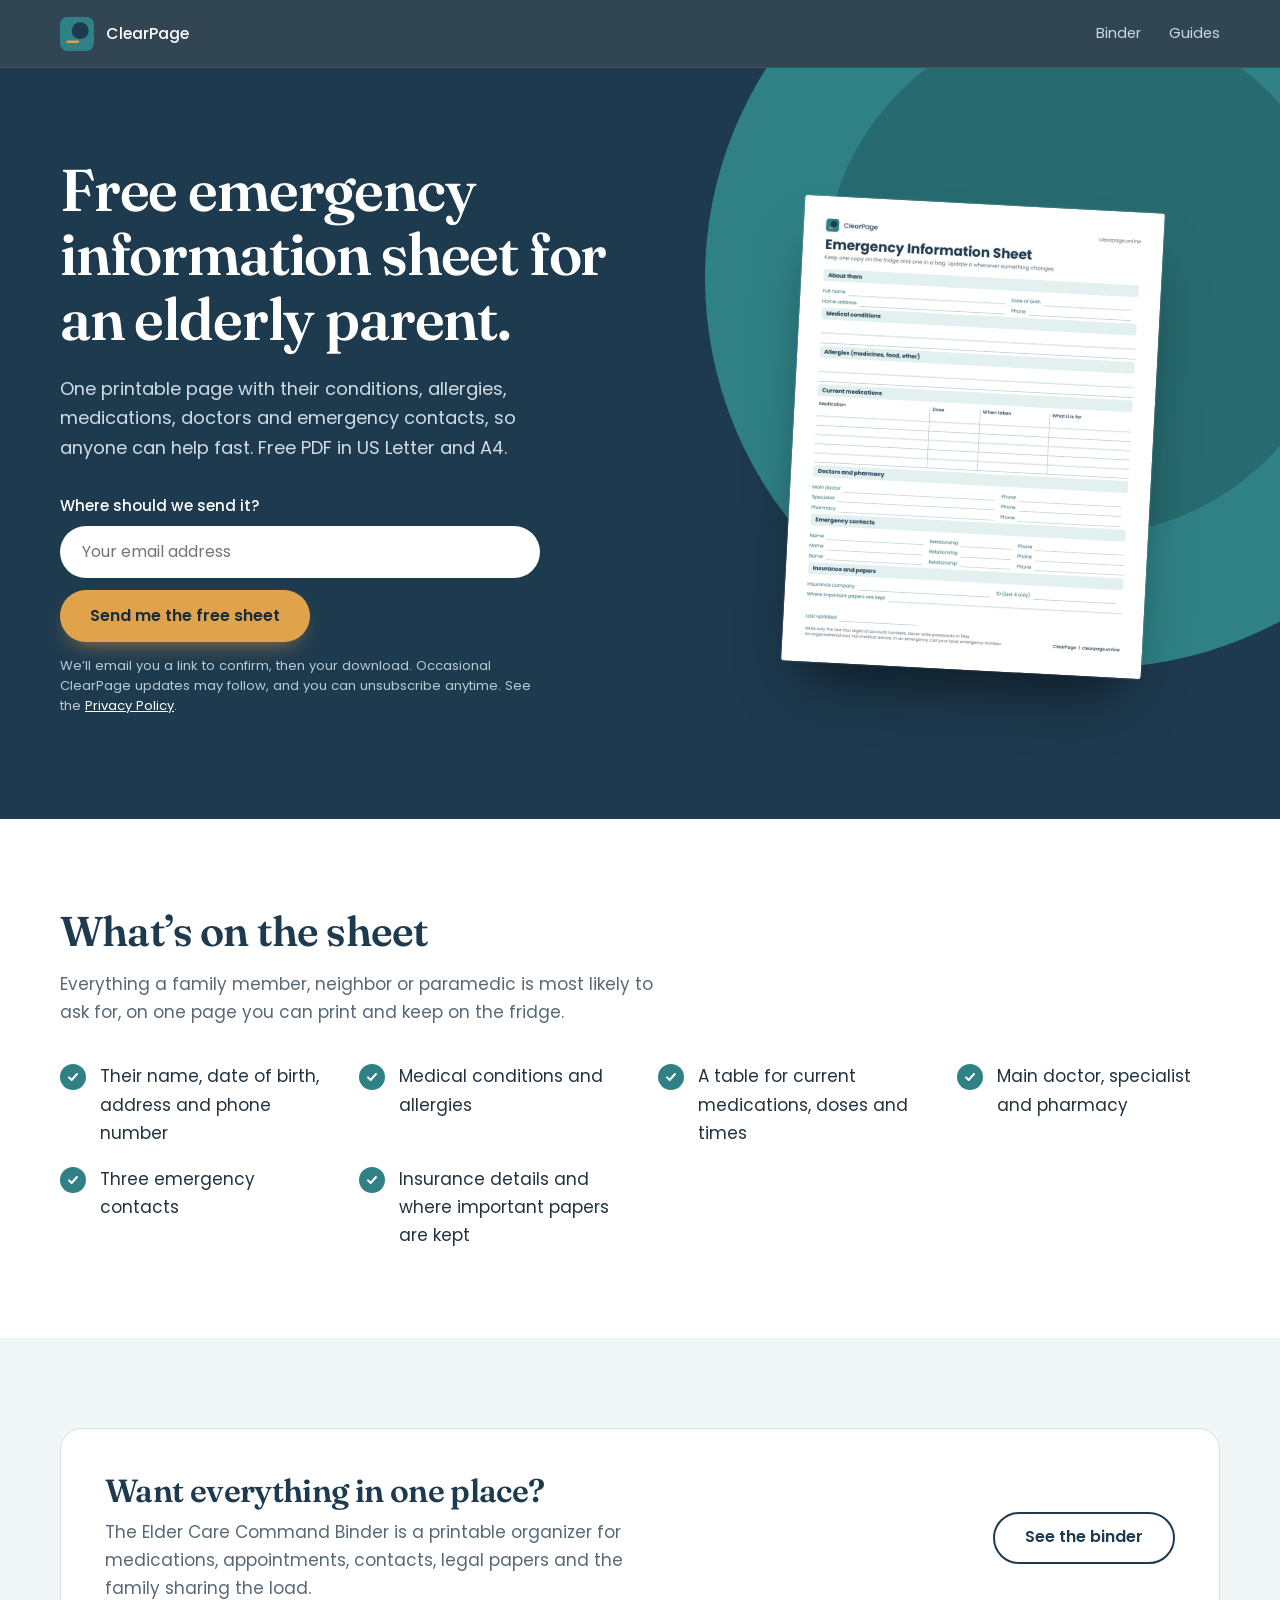
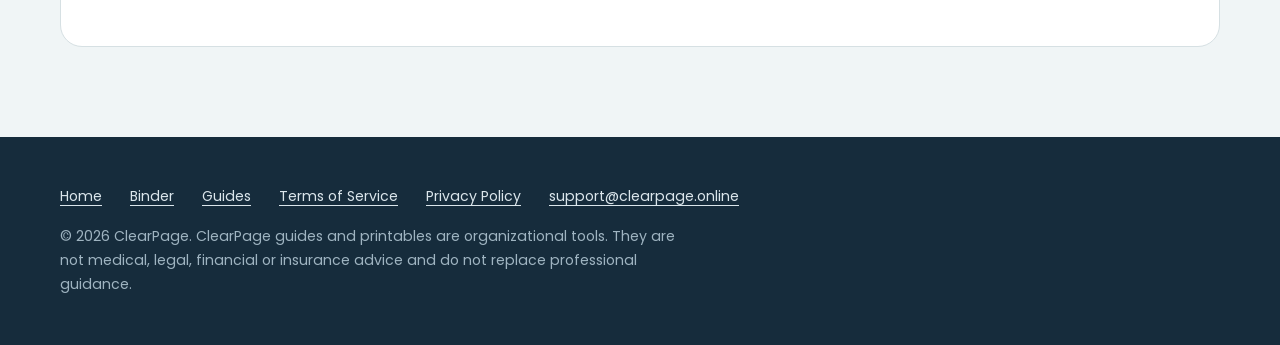
<file: free-emergency-sheet/index.html>
<!DOCTYPE html>
<html lang="en">
<head>
<title>Free Printable Emergency Information Sheet for an Elderly Parent | ClearPage</title>
<meta name="description" content="Download a free one-page printable emergency information sheet: conditions, allergies, medications, doctors and emergency contacts in one place. US Letter and A4.">
<link rel="canonical" href="https://clearpage.online/free-emergency-sheet/">
<meta property="og:type" content="website">
<meta property="og:site_name" content="ClearPage">
<meta property="og:url" content="https://clearpage.online/free-emergency-sheet/">
<meta property="og:title" content="Free Printable Emergency Information Sheet for an Elderly Parent | ClearPage">
<meta property="og:description" content="A free one-page printable for conditions, allergies, medications, doctors and emergency contacts. Free download.">
<meta property="og:image" content="https://clearpage.online/assets/og-home.png">
<meta property="og:image:width" content="1200">
<meta property="og:image:height" content="630">
<meta name="twitter:card" content="summary_large_image">
<meta name="twitter:title" content="Free Printable Emergency Information Sheet for an Elderly Parent | ClearPage">
<meta name="twitter:description" content="A free one-page printable for conditions, allergies, medications, doctors and emergency contacts. Free download.">
<meta name="twitter:image" content="https://clearpage.online/assets/og-home.png">
<meta charset="utf-8">
<meta name="viewport" content="width=device-width, initial-scale=1">
<meta name="theme-color" content="#1e3a4f">
<link rel="icon" href="/favicon.ico" sizes="48x48">
<link rel="icon" href="/favicon.svg" type="image/svg+xml">
<link rel="apple-touch-icon" href="/apple-touch-icon.png">
<link rel="preconnect" href="https://fonts.googleapis.com">
<link rel="preconnect" href="https://fonts.gstatic.com" crossorigin>
<link href="https://fonts.googleapis.com/css2?family=Fraunces:opsz,wght@9..144,500;9..144,600&family=Poppins:wght@300;400;500;600&display=swap" rel="stylesheet">
<style>
:root{--ink:#1e3a4f;--ink-deep:#162c3c;--teal:#2f8186;--teal-deep:#276b70;--teal-soft:#e3f0f0;--amber:#e0a24a;--amber-hover:#ebb560;--mist:#f0f5f6;--text:#22333f;--muted:#586976;--line:#d6e0e3;--serif:"Fraunces",Georgia,"Times New Roman",serif;--sans:"Poppins",system-ui,-apple-system,"Segoe UI",Roboto,sans-serif;--header-h:68px}
*,*::before,*::after{box-sizing:border-box}
html{-webkit-text-size-adjust:100%}
body{margin:0;font-family:var(--sans);font-size:1.0625rem;line-height:1.65;color:var(--text);background:#fff;-webkit-font-smoothing:antialiased}
img{max-width:100%;display:block}
h1,h2,h3,p,ul{margin:0}ul{padding:0;list-style:none}
:focus-visible{outline:3px solid var(--amber);outline-offset:3px}
a{color:var(--teal-deep)}
.wrap{width:min(1160px,100% - 48px);margin-inline:auto}
h1,h2,h3{font-family:var(--serif);font-weight:600;letter-spacing:-.02em;line-height:1.1;color:var(--ink)}
.btn{display:inline-flex;align-items:center;justify-content:center;min-height:52px;padding:0 30px;border-radius:999px;border:0;background:var(--amber);color:var(--ink-deep);font-family:var(--sans);font-weight:600;font-size:1rem;text-decoration:none;cursor:pointer;transition:background .2s,transform .2s;box-shadow:0 10px 24px -12px rgba(224,162,74,.8)}
.btn:hover{background:var(--amber-hover);transform:translateY(-2px)}
.btn-line{background:transparent;color:var(--ink);border:2px solid var(--ink);box-shadow:none}
.btn-line:hover{background:var(--teal-soft);transform:none}
.site-header{position:sticky;top:0;z-index:50;height:var(--header-h);background:rgba(22,44,60,.88);backdrop-filter:blur(14px);-webkit-backdrop-filter:blur(14px);border-bottom:1px solid rgba(255,255,255,.08)}
.site-header .wrap{height:100%;display:flex;align-items:center;justify-content:space-between;gap:24px}
.brand{display:flex;align-items:center;gap:12px;color:#fff;text-decoration:none;font-weight:500;font-size:.98rem}
.brand svg{width:34px;height:34px}
.nav-links{display:flex;gap:28px}
.nav-links a{color:#c9d8e0;text-decoration:none;font-size:.92rem;transition:color .2s}
.nav-links a:hover{color:#fff}
.hero{position:relative;overflow:hidden;background:var(--ink);color:#fff;padding:clamp(48px,7vw,96px) 0 clamp(56px,8vw,104px)}
.hero::before,.hero::after{content:"";position:absolute;border-radius:50%}
.hero::before{width:min(80vw,780px);aspect-ratio:1;right:-16vw;top:-24%;background:var(--teal)}
.hero::after{width:min(54vw,520px);aspect-ratio:1;right:-5vw;top:-7%;background:var(--teal-deep)}
.hero-grid{position:relative;z-index:1;display:grid;grid-template-columns:1.1fr .9fr;gap:clamp(32px,5vw,72px);align-items:center}
.hero h1{color:#fff;font-size:clamp(2.2rem,4.6vw,3.8rem)}
.hero .lede{color:#cfdce4;font-size:1.12rem;max-width:46ch;margin-top:22px}
.hero-art{max-width:360px;margin-inline:auto}
.hero-art img{width:100%;height:auto;border-radius:3px;transform:rotate(3deg);box-shadow:0 34px 60px -22px rgba(0,0,0,.6),0 0 0 1px rgba(255,255,255,.1);background:#fff}
.signup{margin-top:30px;max-width:30rem}
.signup label{display:block;font-weight:500;font-size:.95rem;margin-bottom:8px;color:#fff}
.signup .row{display:flex;gap:12px;flex-wrap:wrap}
.signup input[type=email]{flex:1 1 220px;min-height:52px;padding:0 20px;border-radius:999px;border:2px solid transparent;font-family:var(--sans);font-size:1rem;color:var(--text);background:#fff}
.signup input[type=email]:focus-visible{border-color:var(--amber)}
.fine{margin-top:14px;font-size:.82rem;line-height:1.55;color:#b8cad4}
.fine a{color:#fff}
.sec{padding:clamp(56px,7vw,96px) 0}
.sec-mist{background:var(--mist)}
h2{font-size:clamp(1.8rem,3.4vw,2.6rem)}
.lede-dark{color:var(--muted);max-width:56ch;margin-top:16px}
.checks{display:grid;grid-template-columns:repeat(auto-fit,minmax(240px,1fr));gap:18px 36px;margin-top:36px}
.checks li{display:flex;gap:14px;align-items:flex-start}
.checks li::before{content:"";flex:none;width:26px;height:26px;margin-top:2px;border-radius:50%;background:var(--teal) url("data:image/svg+xml,%3Csvg xmlns='http://www.w3.org/2000/svg' viewBox='0 0 24 24' fill='none' stroke='white' stroke-width='3' stroke-linecap='round' stroke-linejoin='round'%3E%3Cpath d='M6 12.5l4 4 8-9'/%3E%3C/svg%3E") center/16px no-repeat}
.card{background:#fff;border:1px solid var(--line);border-radius:22px;padding:clamp(26px,4vw,44px);display:flex;flex-wrap:wrap;gap:24px 40px;align-items:center;justify-content:space-between}
.card h2{font-size:clamp(1.5rem,2.6vw,2rem)}
.card p{color:var(--muted);margin-top:10px;max-width:50ch}
.dl{display:flex;flex-wrap:wrap;gap:16px;margin-top:30px}
.tips{margin-top:20px;display:grid;gap:12px;max-width:52ch}
.tips li{padding-left:22px;position:relative;color:var(--muted)}
.tips li::before{content:"";position:absolute;left:0;top:.7em;width:8px;height:8px;border-radius:50%;background:var(--teal)}
.site-footer{background:var(--ink-deep);color:#9fb4c1;padding:48px 0;font-size:.88rem;line-height:1.7}
.site-footer .links{display:flex;flex-wrap:wrap;gap:8px 28px;margin-bottom:16px}
.site-footer a{color:#dbe6ec;text-underline-offset:4px}
.site-footer a:hover{color:#fff}
.site-footer p{max-width:70ch}
@media (max-width:960px){.hero-grid{grid-template-columns:1fr}.hero::before{right:-34vw;top:-8%}.hero::after{right:-18vw;top:6%}.hero-art{max-width:280px;margin-top:8px}.nav-links{gap:18px}}
@media (max-width:560px){.wrap{width:min(1160px,100% - 40px)}.brand span{display:none}.btn{width:100%}}
</style>
</head>
<body>

<header class="site-header">
  <div class="wrap">
    <a class="brand" href="/" aria-label="ClearPage home">
      <svg viewBox="0 0 64 64" aria-hidden="true"><rect width="64" height="64" rx="14" fill="#2f8186"/><circle cx="38" cy="26" r="16" fill="#1e3a4f"/><rect x="12" y="44" width="24" height="5" rx="2.5" fill="#e0a24a"/></svg>
      <span>ClearPage</span>
    </a>
    <nav class="nav-links" aria-label="Main">
      <a href="/elder-care-command-binder">Binder</a>
      <a href="/guides/">Guides</a>
    </nav>
  </div>
</header>

<main>
  <section class="hero">
    <div class="wrap hero-grid">
      <div>
        <h1>Free emergency information sheet for an elderly parent.</h1>
        <p class="lede">One printable page with their conditions, allergies, medications, doctors and emergency contacts, so anyone can help fast. Free PDF in US Letter and A4.</p>

        <form class="signup" action="https://app.kit.com/forms/10062074/subscriptions" method="post">
  <label for="email">Where should we send it?</label>
  <div class="row">
    <input type="email" id="email" name="email_address" placeholder="Your email address" autocomplete="email" required>
    <button class="btn" type="submit">Send me the free sheet</button>
  </div>
  <p class="fine">We&rsquo;ll email you a link to confirm, then your download. Occasional ClearPage updates may follow, and you can unsubscribe anytime. See the <a href="/privacy">Privacy Policy</a>.</p>
</form>
      </div>
      <div class="hero-art">
        <img src="/assets/free-emergency-sheet-preview.png" width="900" height="1165" alt="Preview of the free ClearPage Emergency Information Sheet, a one-page printable form" fetchpriority="high">
      </div>
    </div>
  </section>

  <section class="sec">
    <div class="wrap">
      <h2>What&rsquo;s on the sheet</h2>
      <p class="lede-dark">Everything a family member, neighbor or paramedic is most likely to ask for, on one page you can print and keep on the fridge.</p>
      <ul class="checks">
        <li>Their name, date of birth, address and phone number</li>
        <li>Medical conditions and allergies</li>
        <li>A table for current medications, doses and times</li>
        <li>Main doctor, specialist and pharmacy</li>
        <li>Three emergency contacts</li>
        <li>Insurance details and where important papers are kept</li>
      </ul>
    </div>
  </section>

  <section class="sec sec-mist">
    <div class="wrap">
      <div class="card">
        <div>
          <h2>Want everything in one place?</h2>
          <p>The Elder Care Command Binder is a printable organizer for medications, appointments, contacts, legal papers and the family sharing the load.</p>
        </div>
        <a class="btn btn-line" href="/elder-care-command-binder">See the binder</a>
      </div>
    </div>
  </section>
</main>

<footer class="site-footer">
  <div class="wrap">
    <div class="links">
      <a href="/">Home</a>
      <a href="/elder-care-command-binder">Binder</a>
      <a href="/guides/">Guides</a>
      <a href="/terms">Terms of Service</a>
      <a href="/privacy">Privacy Policy</a>
      <a href="mailto:support@clearpage.online">support@clearpage.online</a>
    </div>
    <p>&copy; 2026 ClearPage. ClearPage guides and printables are organizational tools. They are not medical, legal, financial or insurance advice and do not replace professional guidance.</p>
  </div>
</footer>

</body>
</html>
</file>
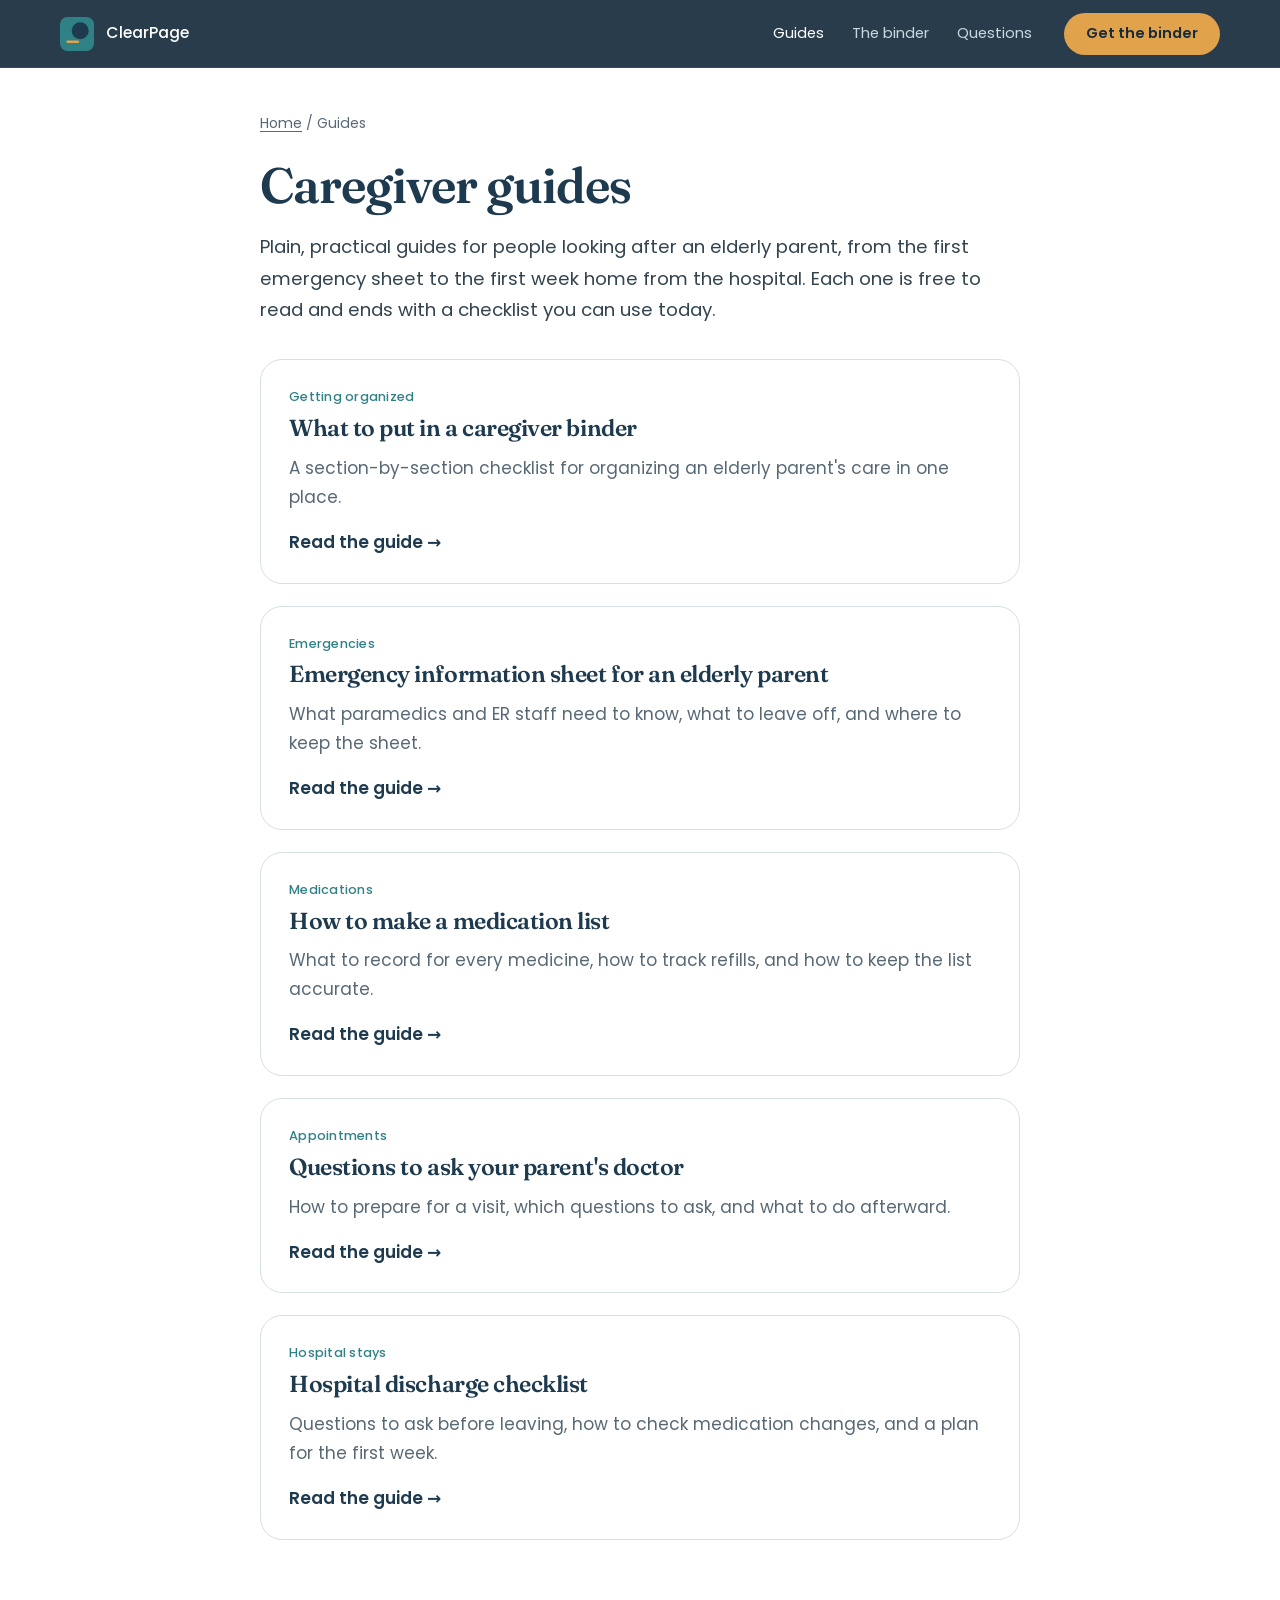
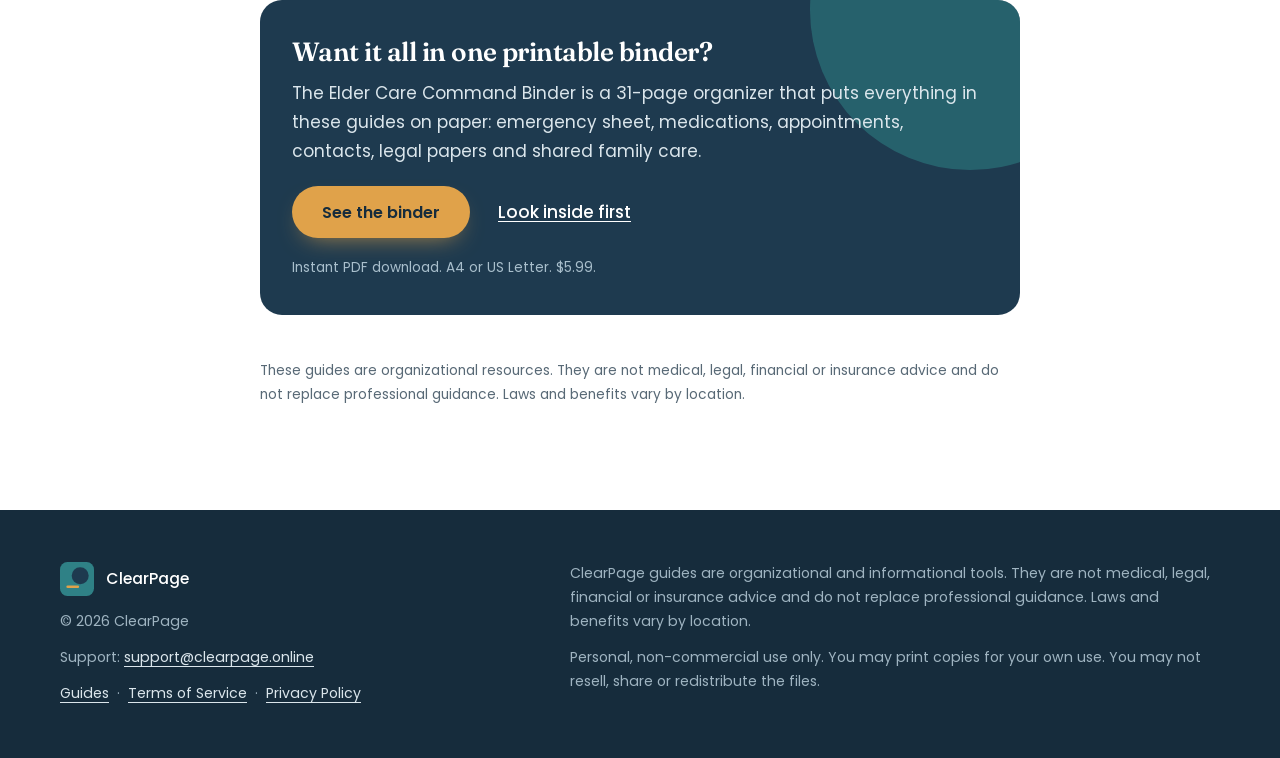
<file: guides/index.html>
<!DOCTYPE html>
<html lang="en">
<head>
<meta charset="utf-8">
<meta name="viewport" content="width=device-width, initial-scale=1">
<title>Caregiver Guides: Practical Help for Caring for an Elderly Parent | ClearPage</title>
<meta name="description" content="Free, practical guides for people caring for an elderly parent: emergency information sheets, medication lists, doctor visits, hospital discharge and getting organized.">
<link rel="canonical" href="https://clearpage.online/guides/">
<meta name="theme-color" content="#1e3a4f">
<link rel="icon" href="/favicon.ico" sizes="48x48">
<link rel="icon" href="/favicon.svg" type="image/svg+xml">
<link rel="apple-touch-icon" href="/apple-touch-icon.png">

<meta property="og:type" content="website">
<meta property="og:site_name" content="ClearPage">
<meta property="og:title" content="Caregiver guides | ClearPage">
<meta property="og:description" content="Free, practical guides for people caring for an elderly parent.">
<meta property="og:url" content="https://clearpage.online/guides/">
<meta property="og:image" content="https://clearpage.online/assets/og-home.png">
<meta name="twitter:card" content="summary_large_image">

<script type="application/ld+json">
{
  "@context": "https://schema.org",
  "@graph": [
    {
      "@type": "CollectionPage",
      "name": "Caregiver guides",
      "url": "https://clearpage.online/guides/",
      "description": "Free, practical guides for people caring for an elderly parent: emergency sheets, medication lists, doctor visits, hospital discharge and getting organized.",
      "isPartOf": {
        "@type": "WebSite",
        "name": "ClearPage",
        "url": "https://clearpage.online/"
      }
    },
    {
      "@type": "ItemList",
      "itemListElement": [
        {
          "@type": "ListItem",
          "position": 1,
          "url": "https://clearpage.online/caregiver-binder-what-to-include/",
          "name": "What to put in a caregiver binder"
        },
        {
          "@type": "ListItem",
          "position": 2,
          "url": "https://clearpage.online/emergency-information-sheet/",
          "name": "Emergency information sheet for an elderly parent"
        },
        {
          "@type": "ListItem",
          "position": 3,
          "url": "https://clearpage.online/medication-list-for-elderly-parent/",
          "name": "How to make a medication list"
        },
        {
          "@type": "ListItem",
          "position": 4,
          "url": "https://clearpage.online/questions-to-ask-your-parents-doctor/",
          "name": "Questions to ask your parent's doctor"
        },
        {
          "@type": "ListItem",
          "position": 5,
          "url": "https://clearpage.online/hospital-discharge-checklist/",
          "name": "Hospital discharge checklist"
        }
      ]
    },
    {
      "@type": "BreadcrumbList",
      "itemListElement": [
        {
          "@type": "ListItem",
          "position": 1,
          "name": "Home",
          "item": "https://clearpage.online/"
        },
        {
          "@type": "ListItem",
          "position": 2,
          "name": "Guides",
          "item": "https://clearpage.online/guides/"
        }
      ]
    }
  ]
}
</script>

<link rel="preconnect" href="https://fonts.googleapis.com">
<link rel="preconnect" href="https://fonts.gstatic.com" crossorigin>
<link href="https://fonts.googleapis.com/css2?family=Fraunces:opsz,wght@9..144,500;9..144,600&family=Poppins:wght@300;400;500;600&display=swap" rel="stylesheet">
<link rel="stylesheet" href="/assets/guide.css">
</head>
<body>

<header class="site-header">
  <div class="wrap">
    <a class="brand" href="/" aria-label="ClearPage home">
      <svg viewBox="0 0 64 64" aria-hidden="true"><rect width="64" height="64" rx="14" fill="#2f8186"/><circle cx="38" cy="26" r="16" fill="#1e3a4f"/><rect x="12" y="44" width="24" height="5" rx="2.5" fill="#e0a24a"/></svg>
      <span>ClearPage</span>
    </a>
    <nav class="nav" aria-label="Main">
      <div class="nav-links">
        <a href="/guides/" aria-current="page">Guides</a>
        <a href="/elder-care-command-binder">The binder</a>
        <a href="/elder-care-command-binder#faq">Questions</a>
      </div>
      <a class="btn btn-sm" href="/elder-care-command-binder#buy">Get the binder</a>
    </nav>
  </div>
</header>

<main>
  <p class="crumbs"><a href="/">Home</a> / Guides</p>
  <h1>Caregiver guides</h1>
  <p class="lede">Plain, practical guides for people looking after an elderly parent, from the first emergency sheet to the first week home from the hospital. Each one is free to read and ends with a checklist you can use today.</p>

  <div class="hub-grid">
    <a class="hub-card" href="/caregiver-binder-what-to-include/">
      <span class="tag">Getting organized</span>
      <h2>What to put in a caregiver binder</h2>
      <p>A section-by-section checklist for organizing an elderly parent&#x27;s care in one place.</p>
      <span class="more">Read the guide &rarr;</span>
    </a>
    <a class="hub-card" href="/emergency-information-sheet/">
      <span class="tag">Emergencies</span>
      <h2>Emergency information sheet for an elderly parent</h2>
      <p>What paramedics and ER staff need to know, what to leave off, and where to keep the sheet.</p>
      <span class="more">Read the guide &rarr;</span>
    </a>
    <a class="hub-card" href="/medication-list-for-elderly-parent/">
      <span class="tag">Medications</span>
      <h2>How to make a medication list</h2>
      <p>What to record for every medicine, how to track refills, and how to keep the list accurate.</p>
      <span class="more">Read the guide &rarr;</span>
    </a>
    <a class="hub-card" href="/questions-to-ask-your-parents-doctor/">
      <span class="tag">Appointments</span>
      <h2>Questions to ask your parent&#x27;s doctor</h2>
      <p>How to prepare for a visit, which questions to ask, and what to do afterward.</p>
      <span class="more">Read the guide &rarr;</span>
    </a>
    <a class="hub-card" href="/hospital-discharge-checklist/">
      <span class="tag">Hospital stays</span>
      <h2>Hospital discharge checklist</h2>
      <p>Questions to ask before leaving, how to check medication changes, and a plan for the first week.</p>
      <span class="more">Read the guide &rarr;</span>
    </a>
  </div>

  <aside class="cta" aria-labelledby="cta-heading">
    <h2 id="cta-heading">Want it all in one printable binder?</h2>
    <p>The Elder Care Command Binder is a 31-page organizer that puts everything in these guides on paper: emergency sheet, medications, appointments, contacts, legal papers and shared family care.</p>
    <p class="row">
      <a class="btn" href="/elder-care-command-binder">See the binder</a>
      <a class="secondary" href="/elder-care-command-binder#inside">Look inside first</a>
    </p>
    <p class="fine">Instant PDF download. A4 or US Letter. $5.99.</p>
  </aside>

  <p class="disclaimer">These guides are organizational resources. They are not medical, legal, financial or insurance advice and do not replace professional guidance. Laws and benefits vary by location.</p>
</main>

<footer class="site-footer">
  <div class="wrap footer-grid">
    <div>
      <a class="brand" href="/">
        <svg viewBox="0 0 64 64" aria-hidden="true"><rect width="64" height="64" rx="14" fill="#2f8186"/><circle cx="38" cy="26" r="16" fill="#1e3a4f"/><rect x="12" y="44" width="24" height="5" rx="2.5" fill="#e0a24a"/></svg>
        <span>ClearPage</span>
      </a>
      <p>&copy; 2026 ClearPage</p>
      <p>Support: <a class="foot-link" href="mailto:support@clearpage.online">support@clearpage.online</a></p>
      <p><a class="foot-link" href="/guides/">Guides</a> &nbsp;&middot;&nbsp; <a class="foot-link" href="/terms">Terms of Service</a> &nbsp;&middot;&nbsp; <a class="foot-link" href="/privacy">Privacy Policy</a></p>
    </div>
    <div>
      <p>ClearPage guides are organizational and informational tools. They are not medical, legal, financial or insurance advice and do not replace professional guidance. Laws and benefits vary by location.</p>
      <p>Personal, non-commercial use only. You may print copies for your own use. You may not resell, share or redistribute the files.</p>
    </div>
  </div>
</footer>

</body>
</html>
</file>
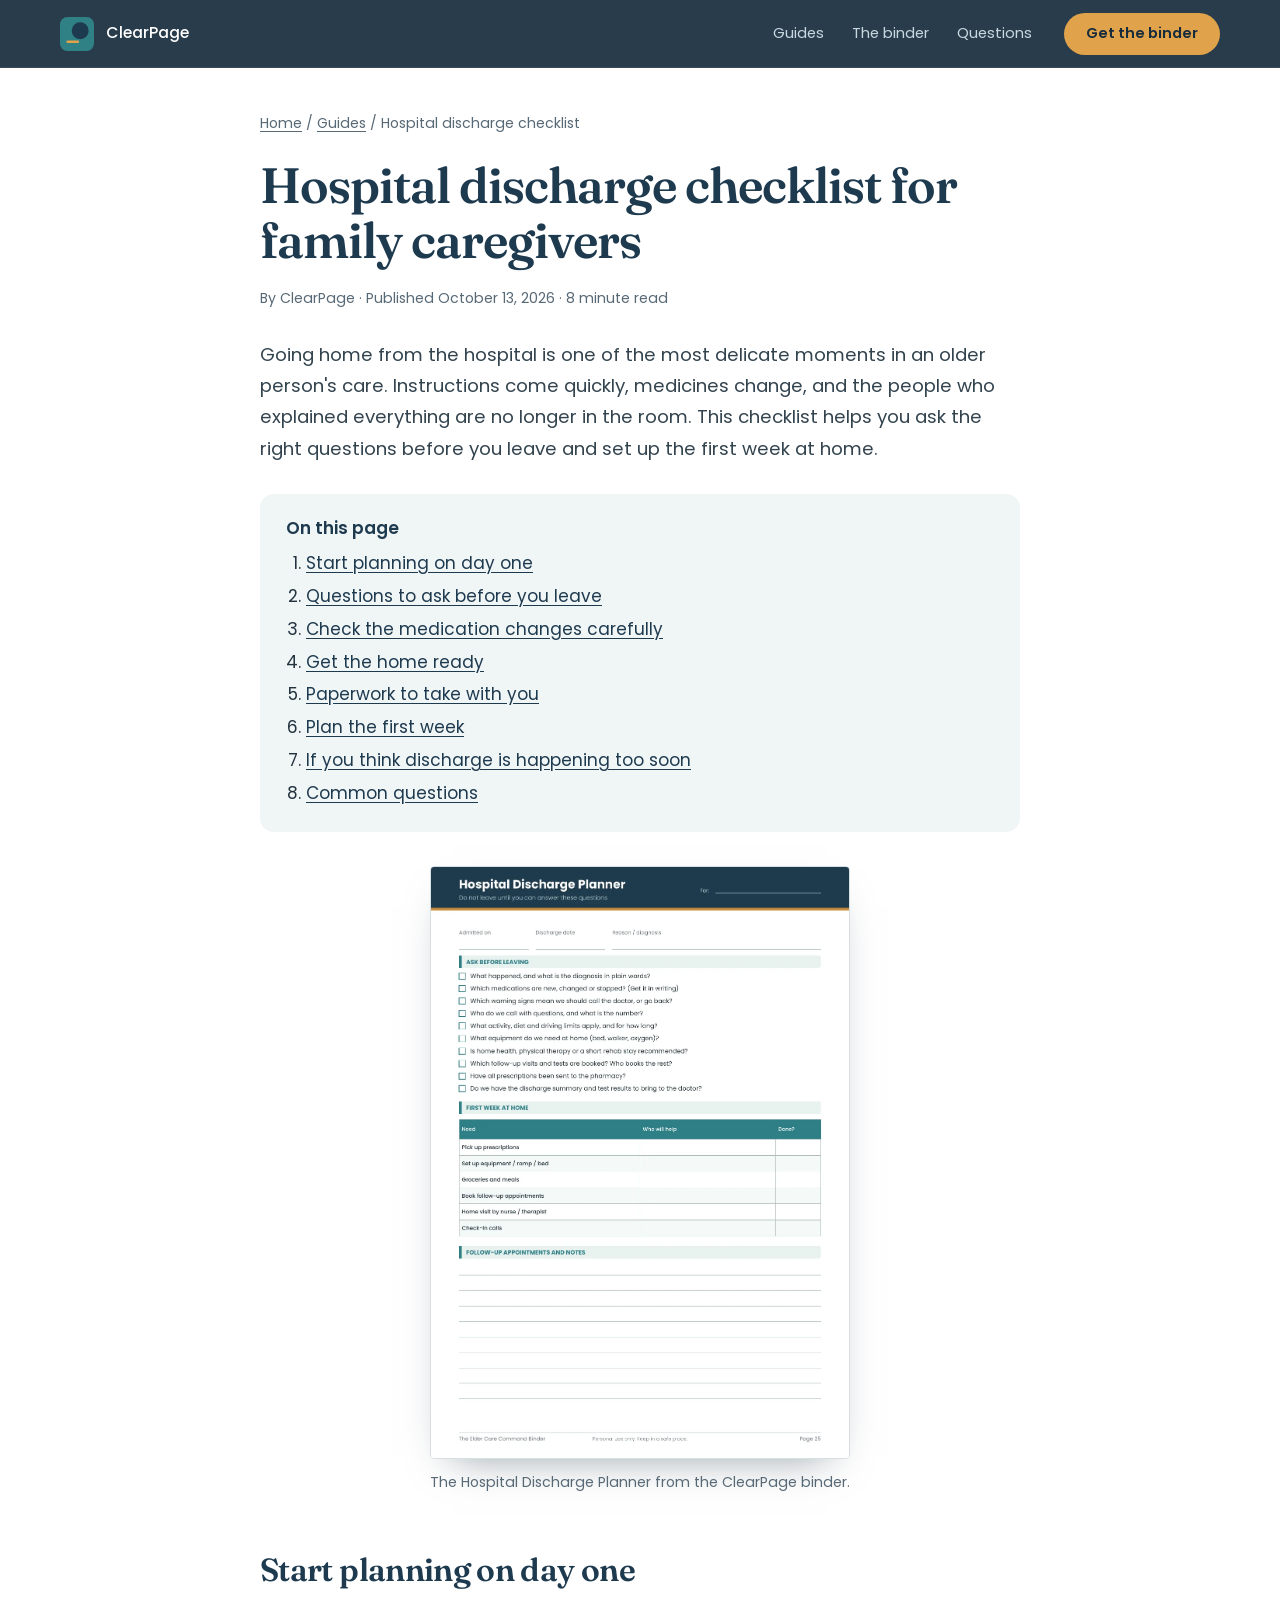
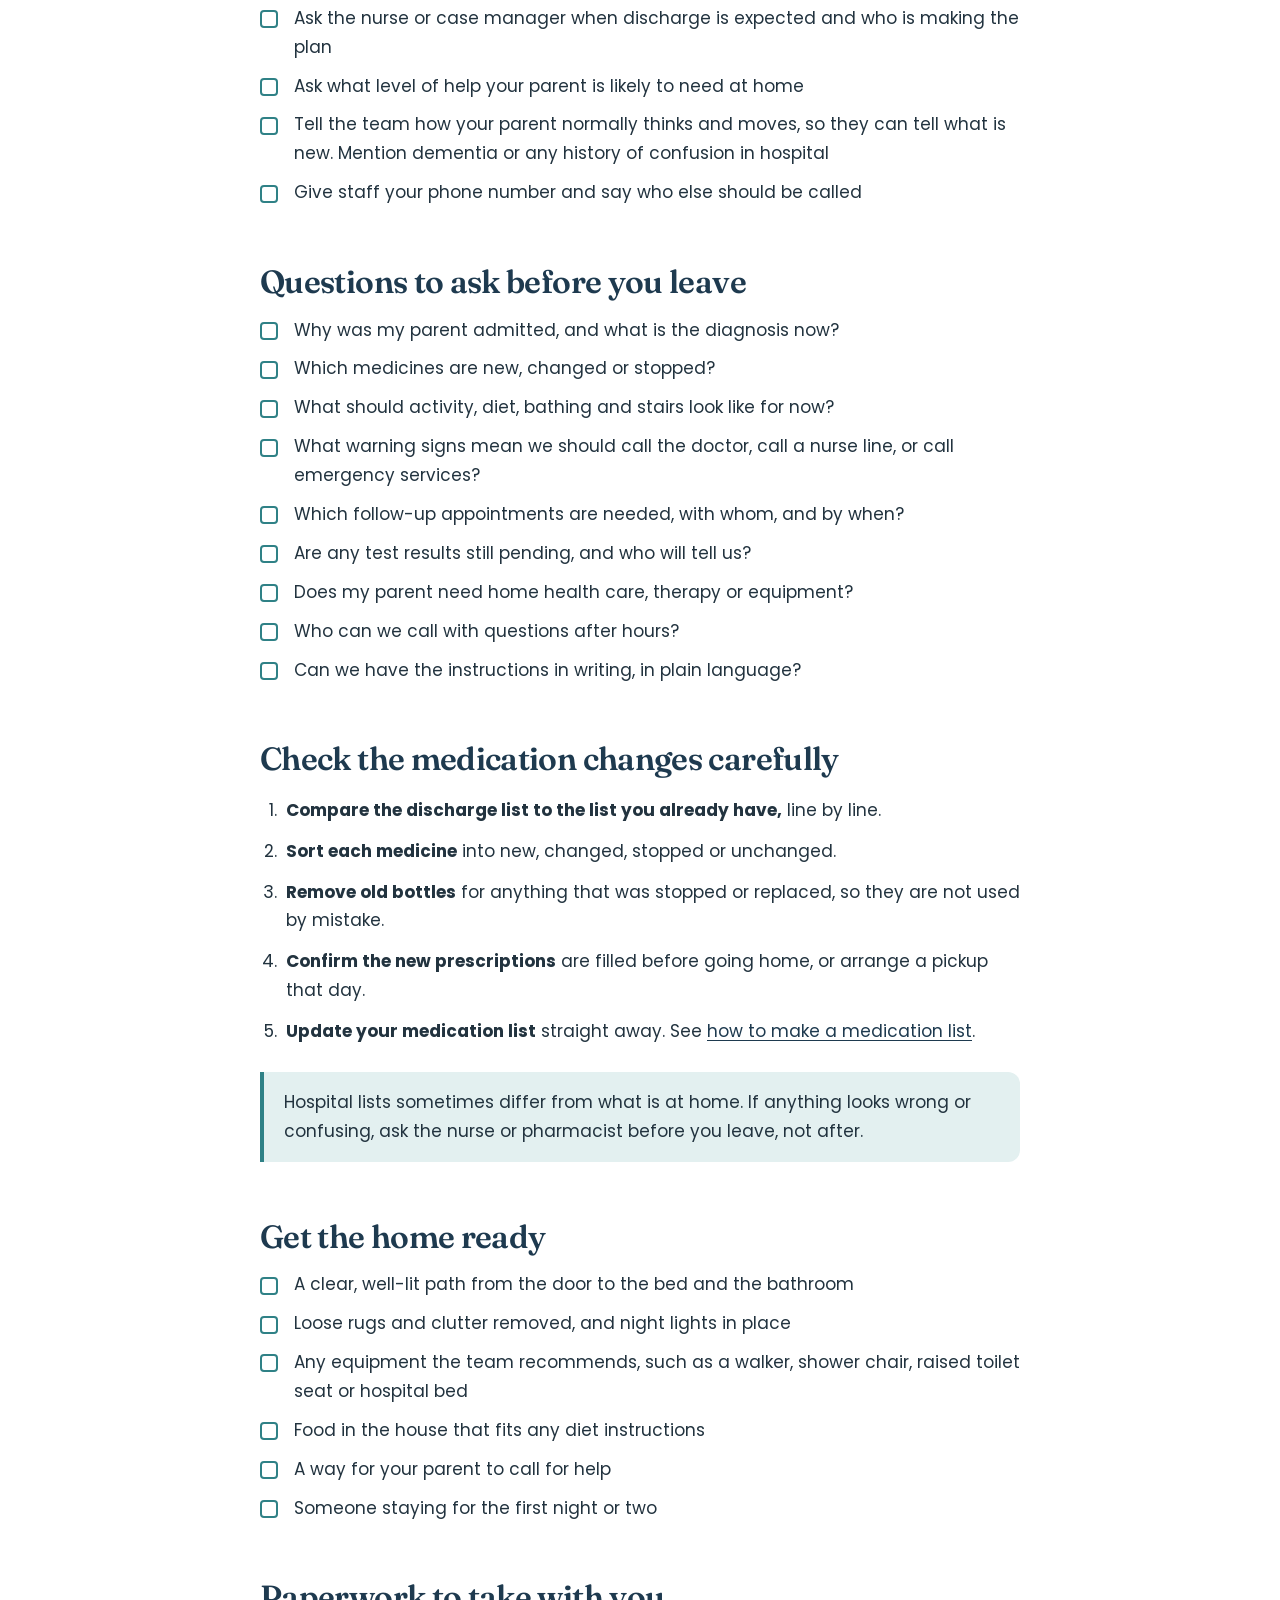
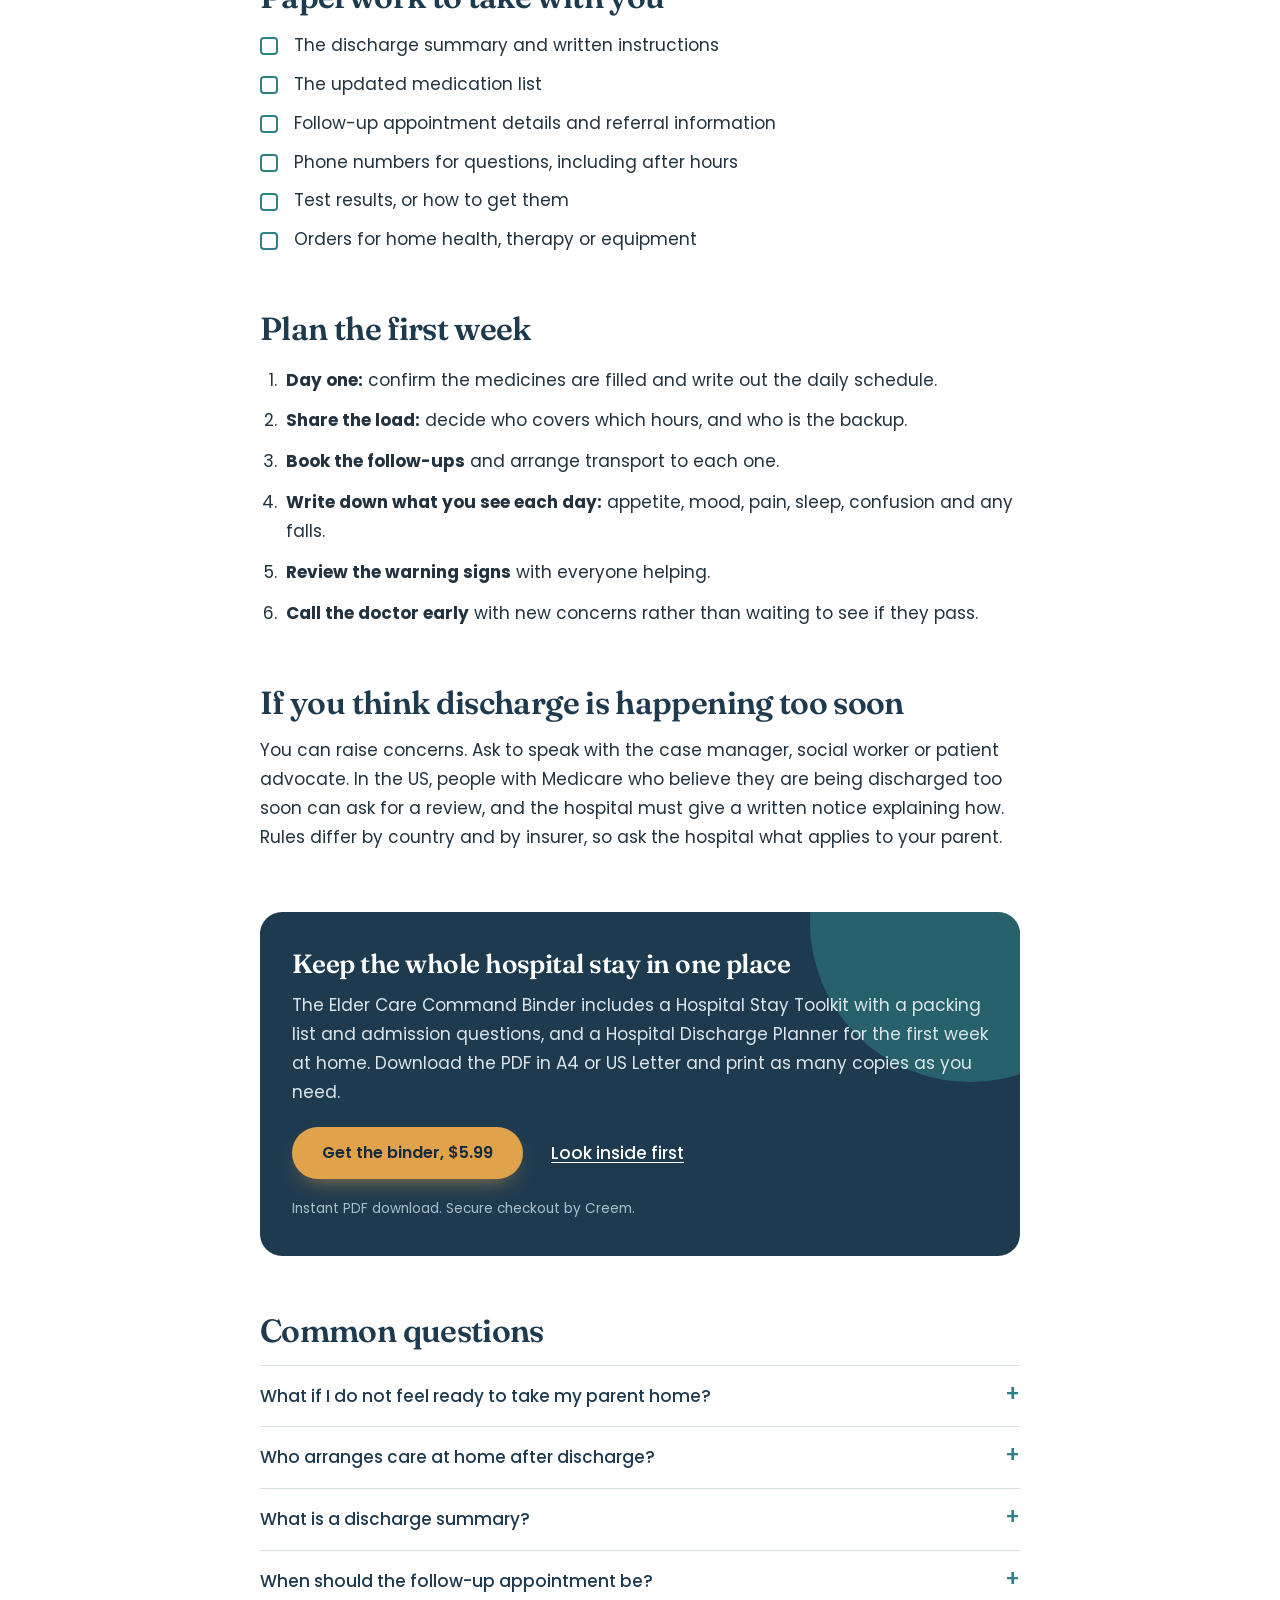
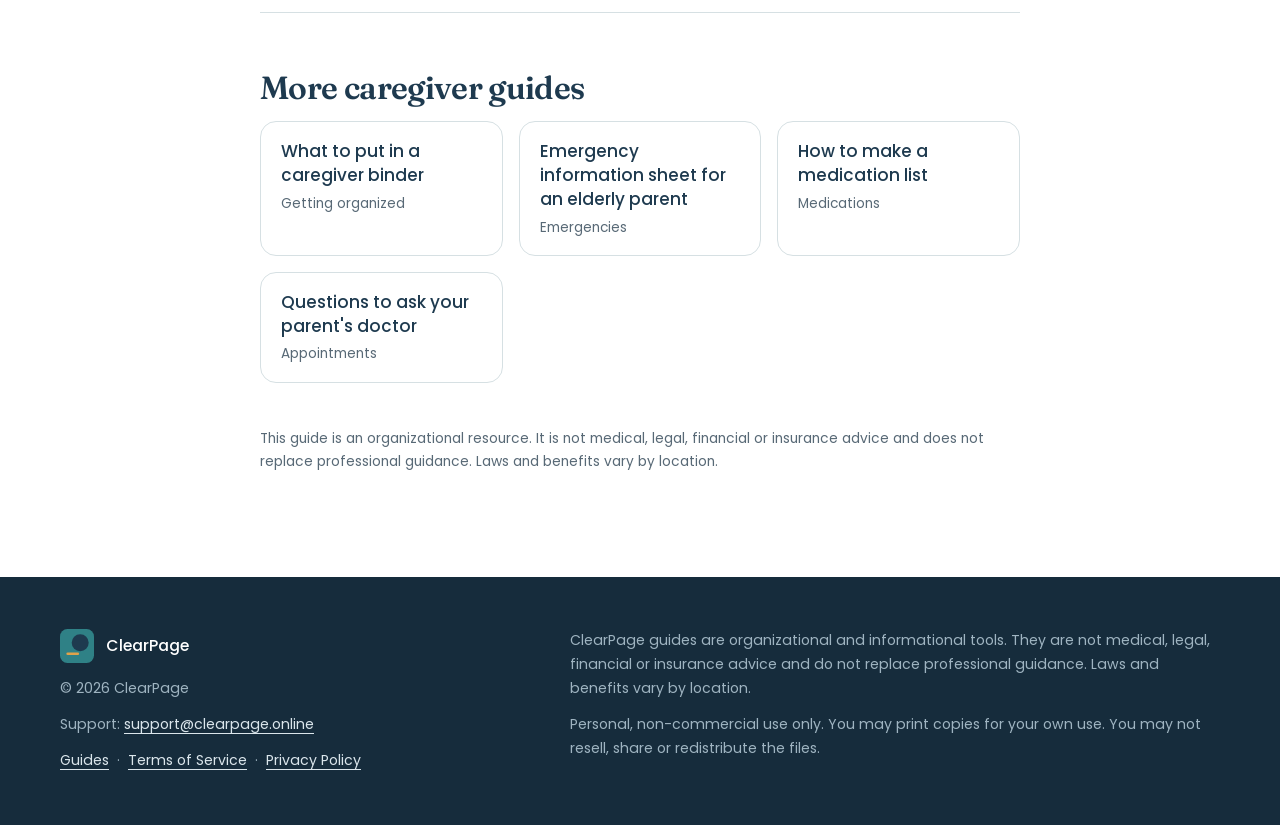
<file: hospital-discharge-checklist/index.html>
<!DOCTYPE html>
<html lang="en">
<head>
<meta charset="utf-8">
<meta name="viewport" content="width=device-width, initial-scale=1">
<title>Hospital Discharge Checklist for Family Caregivers | ClearPage</title>
<meta name="description" content="A practical checklist for bringing an elderly parent home from the hospital: questions to ask before discharge, medication changes, equipment, follow-up care and a plan for the first week.">
<link rel="canonical" href="https://clearpage.online/hospital-discharge-checklist/">
<meta name="theme-color" content="#1e3a4f">
<link rel="icon" href="/favicon.ico" sizes="48x48">
<link rel="icon" href="/favicon.svg" type="image/svg+xml">
<link rel="apple-touch-icon" href="/apple-touch-icon.png">

<meta property="og:type" content="article">
<meta property="og:site_name" content="ClearPage">
<meta property="og:title" content="Hospital discharge checklist for family caregivers">
<meta property="og:description" content="Questions to ask before discharge, how to check medication changes, and a plan for the first week at home.">
<meta property="og:url" content="https://clearpage.online/hospital-discharge-checklist/">
<meta property="og:image" content="https://clearpage.online/assets/pages/p25.webp">
<meta name="twitter:card" content="summary_large_image">

<script type="application/ld+json">
{
  "@context": "https://schema.org",
  "@graph": [
    {
      "@type": "Article",
      "headline": "Hospital discharge checklist for family caregivers",
      "description": "A practical checklist for bringing an elderly parent home from the hospital: questions to ask before discharge, medication changes, equipment, follow-up care and a plan for the first week.",
      "image": "https://clearpage.online/assets/pages/p25.webp",
      "datePublished": "2026-10-13",
      "dateModified": "2026-10-13",
      "mainEntityOfPage": "https://clearpage.online/hospital-discharge-checklist/",
      "author": {
        "@type": "Organization",
        "name": "ClearPage"
      },
      "publisher": {
        "@type": "Organization",
        "name": "ClearPage",
        "url": "https://clearpage.online/"
      }
    },
    {
      "@type": "BreadcrumbList",
      "itemListElement": [
        {
          "@type": "ListItem",
          "position": 1,
          "name": "Home",
          "item": "https://clearpage.online/"
        },
        {
          "@type": "ListItem",
          "position": 2,
          "name": "Guides",
          "item": "https://clearpage.online/guides/"
        },
        {
          "@type": "ListItem",
          "position": 3,
          "name": "Hospital discharge checklist",
          "item": "https://clearpage.online/hospital-discharge-checklist/"
        }
      ]
    },
    {
      "@type": "FAQPage",
      "mainEntity": [
        {
          "@type": "Question",
          "name": "What if I do not feel ready to take my parent home?",
          "acceptedAnswer": {
            "@type": "Answer",
            "text": "Say so, and say why. Ask the case manager what support is available at home, such as home health visits or therapy, and whether a short stay in a rehabilitation facility could be an option. The team can only help with problems it knows about."
          }
        },
        {
          "@type": "Question",
          "name": "Who arranges care at home after discharge?",
          "acceptedAnswer": {
            "@type": "Answer",
            "text": "The hospital's case manager or social worker usually makes referrals for services such as home health care and equipment. Ask who your contact person is and get their phone number before you leave."
          }
        },
        {
          "@type": "Question",
          "name": "What is a discharge summary?",
          "acceptedAnswer": {
            "@type": "Answer",
            "text": "It is a document written by the hospital team that explains why your parent was admitted, what was done, which medicines changed, and what follow-up is needed. Ask for a copy and bring it to the next doctor's visit."
          }
        },
        {
          "@type": "Question",
          "name": "When should the follow-up appointment be?",
          "acceptedAnswer": {
            "@type": "Answer",
            "text": "It depends on the condition and the treatment, so ask the team for a specific timeframe and make sure the appointment is booked before you leave, or that someone will call you."
          }
        }
      ]
    }
  ]
}
</script>

<link rel="preconnect" href="https://fonts.googleapis.com">
<link rel="preconnect" href="https://fonts.gstatic.com" crossorigin>
<link href="https://fonts.googleapis.com/css2?family=Fraunces:opsz,wght@9..144,500;9..144,600&family=Poppins:wght@300;400;500;600&display=swap" rel="stylesheet">
<link rel="stylesheet" href="/assets/guide.css">
</head>
<body>

<header class="site-header">
  <div class="wrap">
    <a class="brand" href="/" aria-label="ClearPage home">
      <svg viewBox="0 0 64 64" aria-hidden="true"><rect width="64" height="64" rx="14" fill="#2f8186"/><circle cx="38" cy="26" r="16" fill="#1e3a4f"/><rect x="12" y="44" width="24" height="5" rx="2.5" fill="#e0a24a"/></svg>
      <span>ClearPage</span>
    </a>
    <nav class="nav" aria-label="Main">
      <div class="nav-links">
        <a href="/guides/">Guides</a>
        <a href="/elder-care-command-binder">The binder</a>
        <a href="/elder-care-command-binder#faq">Questions</a>
      </div>
      <a class="btn btn-sm" href="/elder-care-command-binder#buy">Get the binder</a>
    </nav>
  </div>
</header>

<main>
  <p class="crumbs"><a href="/">Home</a> / <a href="/guides/">Guides</a> / Hospital discharge checklist</p>

  <article>
    <h1>Hospital discharge checklist for family caregivers</h1>
    <p class="meta">By ClearPage &middot; Published October 13, 2026 &middot; 8 minute read</p>

    <p class="lede">Going home from the hospital is one of the most delicate moments in an older person&#x27;s care. Instructions come quickly, medicines change, and the people who explained everything are no longer in the room. This checklist helps you ask the right questions before you leave and set up the first week at home.</p>

    <nav class="toc" aria-label="On this page">
      <strong>On this page</strong>
      <ol>
        <li><a href="#start-early">Start planning on day one</a></li>
        <li><a href="#questions">Questions to ask before you leave</a></li>
        <li><a href="#medications">Check the medication changes carefully</a></li>
        <li><a href="#home-prep">Get the home ready</a></li>
        <li><a href="#paperwork">Paperwork to take with you</a></li>
        <li><a href="#first-week">Plan the first week</a></li>
        <li><a href="#too-soon">If you think discharge is happening too soon</a></li>
        <li><a href="#faq">Common questions</a></li>
      </ol>
    </nav>

    <figure>
      <img src="/assets/pages/p25.webp" alt="Hospital discharge planner page from the ClearPage binder" loading="lazy">
      <figcaption>The Hospital Discharge Planner from the ClearPage binder.</figcaption>
    </figure>

    <h2 id="start-early">Start planning on day one</h2>
    <ul class="check">
      <li>Ask the nurse or case manager when discharge is expected and who is making the plan</li>
      <li>Ask what level of help your parent is likely to need at home</li>
      <li>Tell the team how your parent normally thinks and moves, so they can tell what is new. Mention dementia or any history of confusion in hospital</li>
      <li>Give staff your phone number and say who else should be called</li>
    </ul>

    <h2 id="questions">Questions to ask before you leave</h2>
    <ul class="check">
      <li>Why was my parent admitted, and what is the diagnosis now?</li>
      <li>Which medicines are new, changed or stopped?</li>
      <li>What should activity, diet, bathing and stairs look like for now?</li>
      <li>What warning signs mean we should call the doctor, call a nurse line, or call emergency services?</li>
      <li>Which follow-up appointments are needed, with whom, and by when?</li>
      <li>Are any test results still pending, and who will tell us?</li>
      <li>Does my parent need home health care, therapy or equipment?</li>
      <li>Who can we call with questions after hours?</li>
      <li>Can we have the instructions in writing, in plain language?</li>
    </ul>

    <h2 id="medications">Check the medication changes carefully</h2>
    <ol class="steps-list">
      <li><strong>Compare the discharge list to the list you already have,</strong> line by line.</li>
      <li><strong>Sort each medicine</strong> into new, changed, stopped or unchanged.</li>
      <li><strong>Remove old bottles</strong> for anything that was stopped or replaced, so they are not used by mistake.</li>
      <li><strong>Confirm the new prescriptions</strong> are filled before going home, or arrange a pickup that day.</li>
      <li><strong>Update your medication list</strong> straight away. See <a href="/medication-list-for-elderly-parent/">how to make a medication list</a>.</li>
    </ol>
    <div class="note">
      <p>Hospital lists sometimes differ from what is at home. If anything looks wrong or confusing, ask the nurse or pharmacist before you leave, not after.</p>
    </div>

    <h2 id="home-prep">Get the home ready</h2>
    <ul class="check">
      <li>A clear, well-lit path from the door to the bed and the bathroom</li>
      <li>Loose rugs and clutter removed, and night lights in place</li>
      <li>Any equipment the team recommends, such as a walker, shower chair, raised toilet seat or hospital bed</li>
      <li>Food in the house that fits any diet instructions</li>
      <li>A way for your parent to call for help</li>
      <li>Someone staying for the first night or two</li>
    </ul>

    <h2 id="paperwork">Paperwork to take with you</h2>
    <ul class="check">
      <li>The discharge summary and written instructions</li>
      <li>The updated medication list</li>
      <li>Follow-up appointment details and referral information</li>
      <li>Phone numbers for questions, including after hours</li>
      <li>Test results, or how to get them</li>
      <li>Orders for home health, therapy or equipment</li>
    </ul>

    <h2 id="first-week">Plan the first week</h2>
    <ol class="steps-list">
      <li><strong>Day one:</strong> confirm the medicines are filled and write out the daily schedule.</li>
      <li><strong>Share the load:</strong> decide who covers which hours, and who is the backup.</li>
      <li><strong>Book the follow-ups</strong> and arrange transport to each one.</li>
      <li><strong>Write down what you see each day:</strong> appetite, mood, pain, sleep, confusion and any falls.</li>
      <li><strong>Review the warning signs</strong> with everyone helping.</li>
      <li><strong>Call the doctor early</strong> with new concerns rather than waiting to see if they pass.</li>
    </ol>

    <h2 id="too-soon">If you think discharge is happening too soon</h2>
    <p>You can raise concerns. Ask to speak with the case manager, social worker or patient advocate. In the US, people with Medicare who believe they are being discharged too soon can ask for a review, and the hospital must give a written notice explaining how. Rules differ by country and by insurer, so ask the hospital what applies to your parent.</p>

    <aside class="cta" aria-labelledby="cta-heading">
      <h2 id="cta-heading">Keep the whole hospital stay in one place</h2>
      <p>The Elder Care Command Binder includes a Hospital Stay Toolkit with a packing list and admission questions, and a Hospital Discharge Planner for the first week at home. Download the PDF in A4 or US Letter and print as many copies as you need.</p>
      <p class="row">
        <a class="btn" href="/elder-care-command-binder#buy">Get the binder, $5.99</a>
        <a class="secondary" href="/elder-care-command-binder#inside">Look inside first</a>
      </p>
      <p class="fine">Instant PDF download. Secure checkout by Creem.</p>
    </aside>

    <h2 id="faq">Common questions</h2>

    <details>
      <summary>What if I do not feel ready to take my parent home?</summary>
      <p>Say so, and say why. Ask the case manager what support is available at home, such as home health visits or therapy, and whether a short stay in a rehabilitation facility could be an option. The team can only help with problems it knows about.</p>
    </details>

    <details>
      <summary>Who arranges care at home after discharge?</summary>
      <p>The hospital&#x27;s case manager or social worker usually makes referrals for services such as home health care and equipment. Ask who your contact person is and get their phone number before you leave.</p>
    </details>

    <details>
      <summary>What is a discharge summary?</summary>
      <p>It is a document written by the hospital team that explains why your parent was admitted, what was done, which medicines changed, and what follow-up is needed. Ask for a copy and bring it to the next doctor&#x27;s visit.</p>
    </details>

    <details>
      <summary>When should the follow-up appointment be?</summary>
      <p>It depends on the condition and the treatment, so ask the team for a specific timeframe and make sure the appointment is booked before you leave, or that someone will call you.</p>
    </details>

    <section class="related" aria-labelledby="related-heading">
      <h2 id="related-heading">More caregiver guides</h2>
      <div class="related-grid">
      <a href="/caregiver-binder-what-to-include/">What to put in a caregiver binder<small>Getting organized</small></a>
      <a href="/emergency-information-sheet/">Emergency information sheet for an elderly parent<small>Emergencies</small></a>
      <a href="/medication-list-for-elderly-parent/">How to make a medication list<small>Medications</small></a>
      <a href="/questions-to-ask-your-parents-doctor/">Questions to ask your parent&#x27;s doctor<small>Appointments</small></a>
      </div>
    </section>

    <p class="disclaimer">This guide is an organizational resource. It is not medical, legal, financial or insurance advice and does not replace professional guidance. Laws and benefits vary by location.</p>
  </article>
</main>

<footer class="site-footer">
  <div class="wrap footer-grid">
    <div>
      <a class="brand" href="/">
        <svg viewBox="0 0 64 64" aria-hidden="true"><rect width="64" height="64" rx="14" fill="#2f8186"/><circle cx="38" cy="26" r="16" fill="#1e3a4f"/><rect x="12" y="44" width="24" height="5" rx="2.5" fill="#e0a24a"/></svg>
        <span>ClearPage</span>
      </a>
      <p>&copy; 2026 ClearPage</p>
      <p>Support: <a class="foot-link" href="mailto:support@clearpage.online">support@clearpage.online</a></p>
      <p><a class="foot-link" href="/guides/">Guides</a> &nbsp;&middot;&nbsp; <a class="foot-link" href="/terms">Terms of Service</a> &nbsp;&middot;&nbsp; <a class="foot-link" href="/privacy">Privacy Policy</a></p>
    </div>
    <div>
      <p>ClearPage guides are organizational and informational tools. They are not medical, legal, financial or insurance advice and do not replace professional guidance. Laws and benefits vary by location.</p>
      <p>Personal, non-commercial use only. You may print copies for your own use. You may not resell, share or redistribute the files.</p>
    </div>
  </div>
</footer>

</body>
</html>
</file>
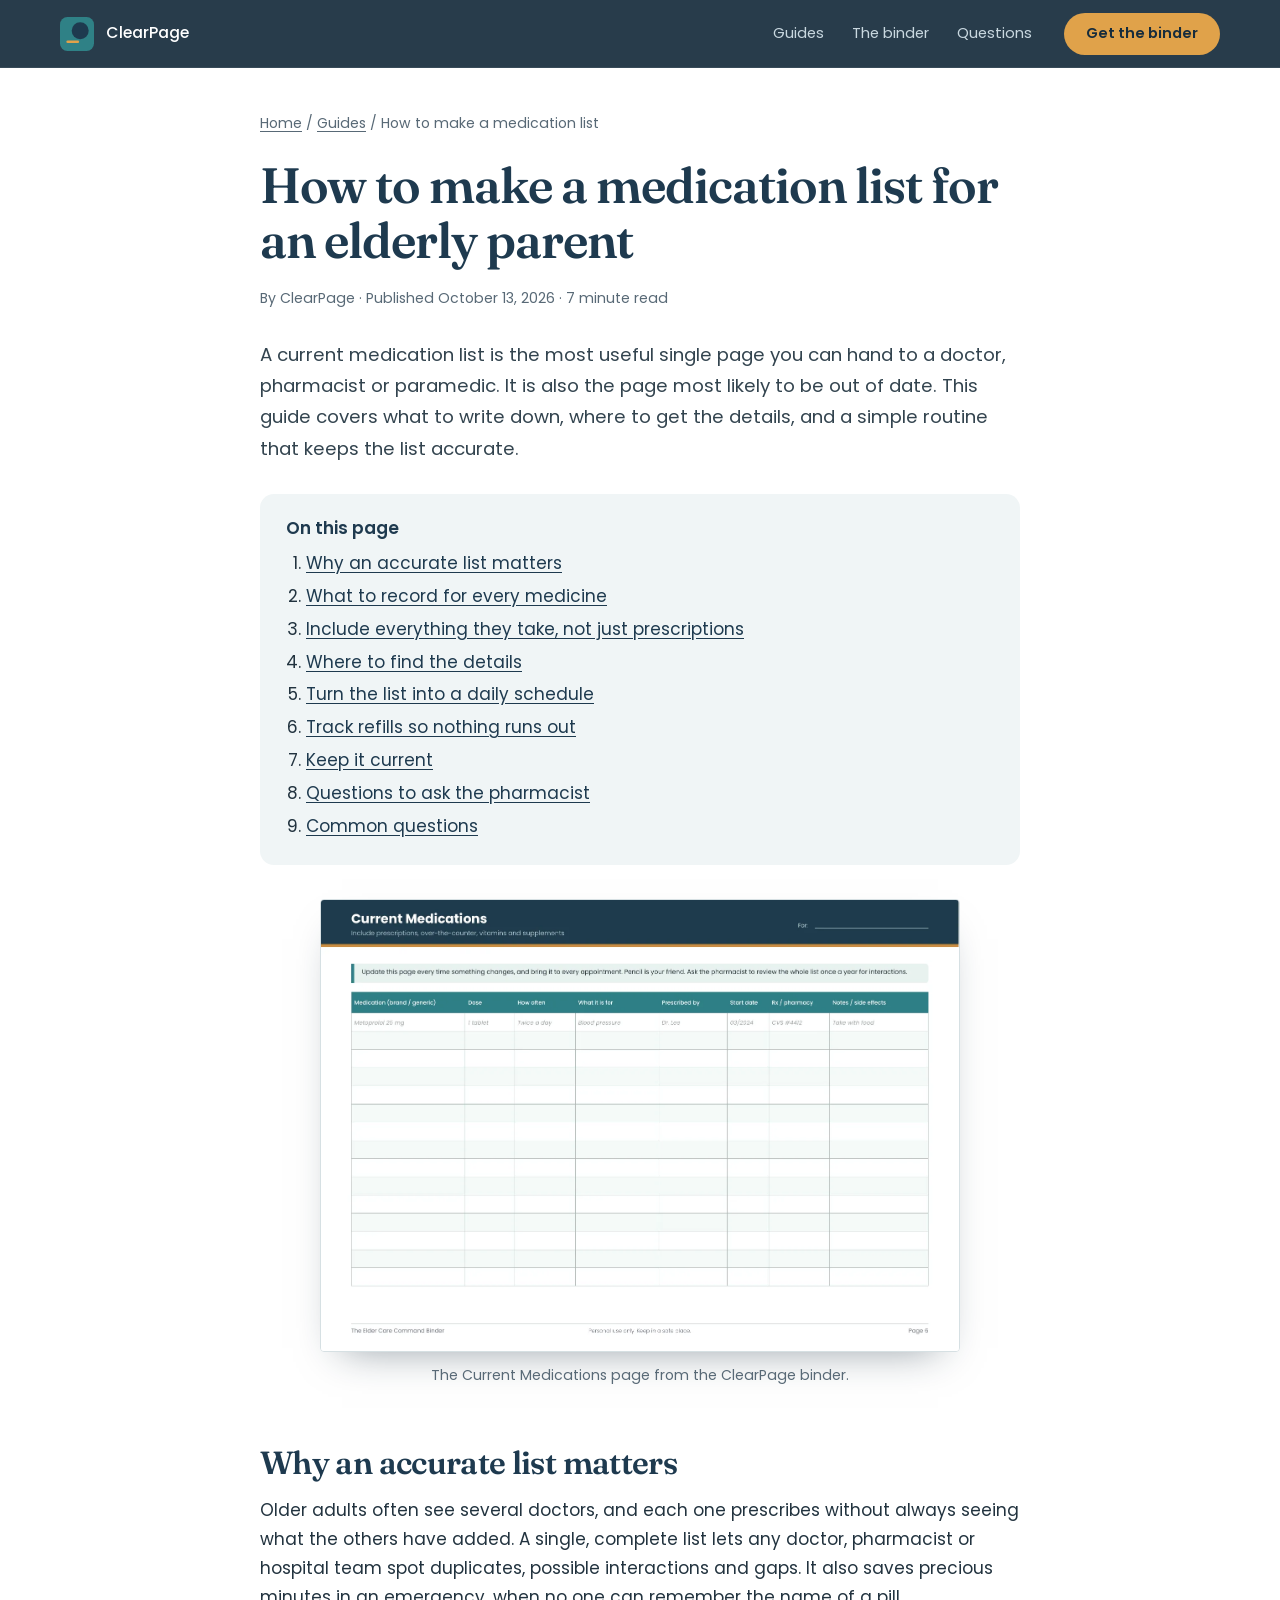
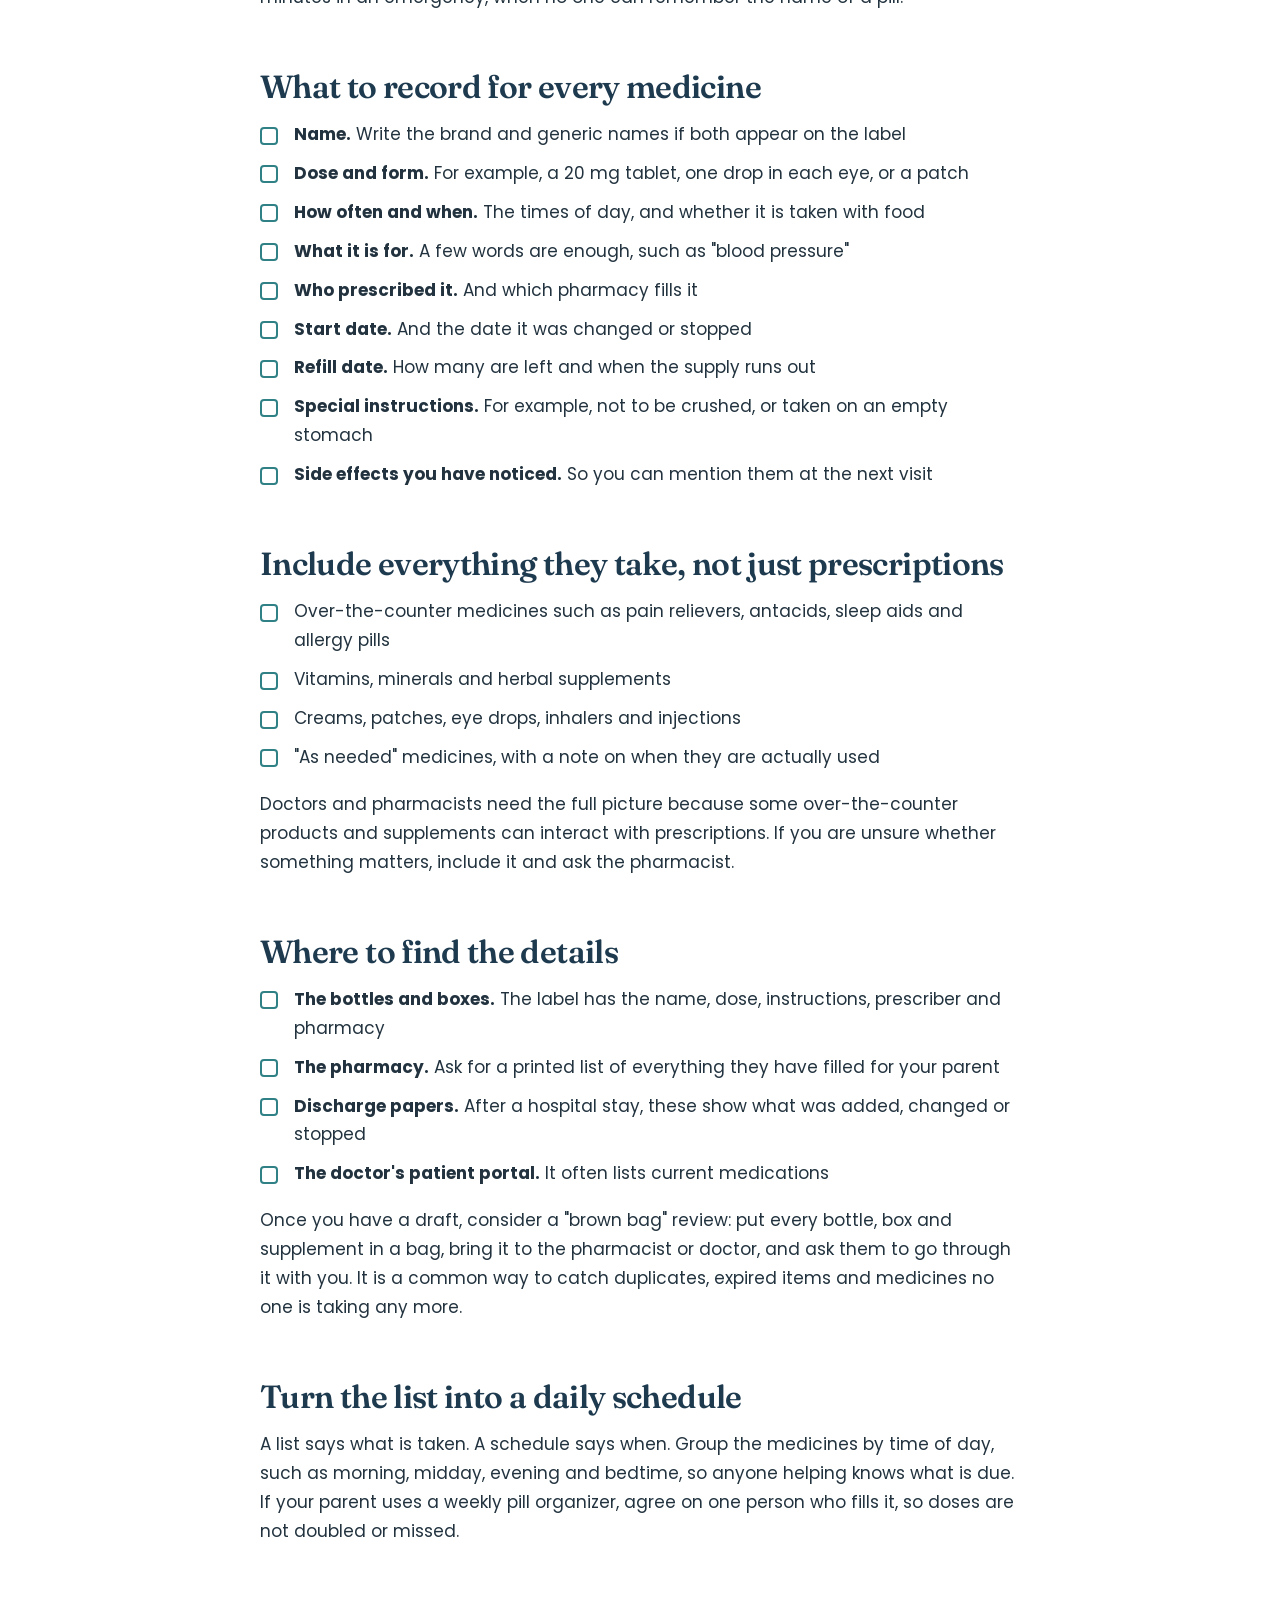
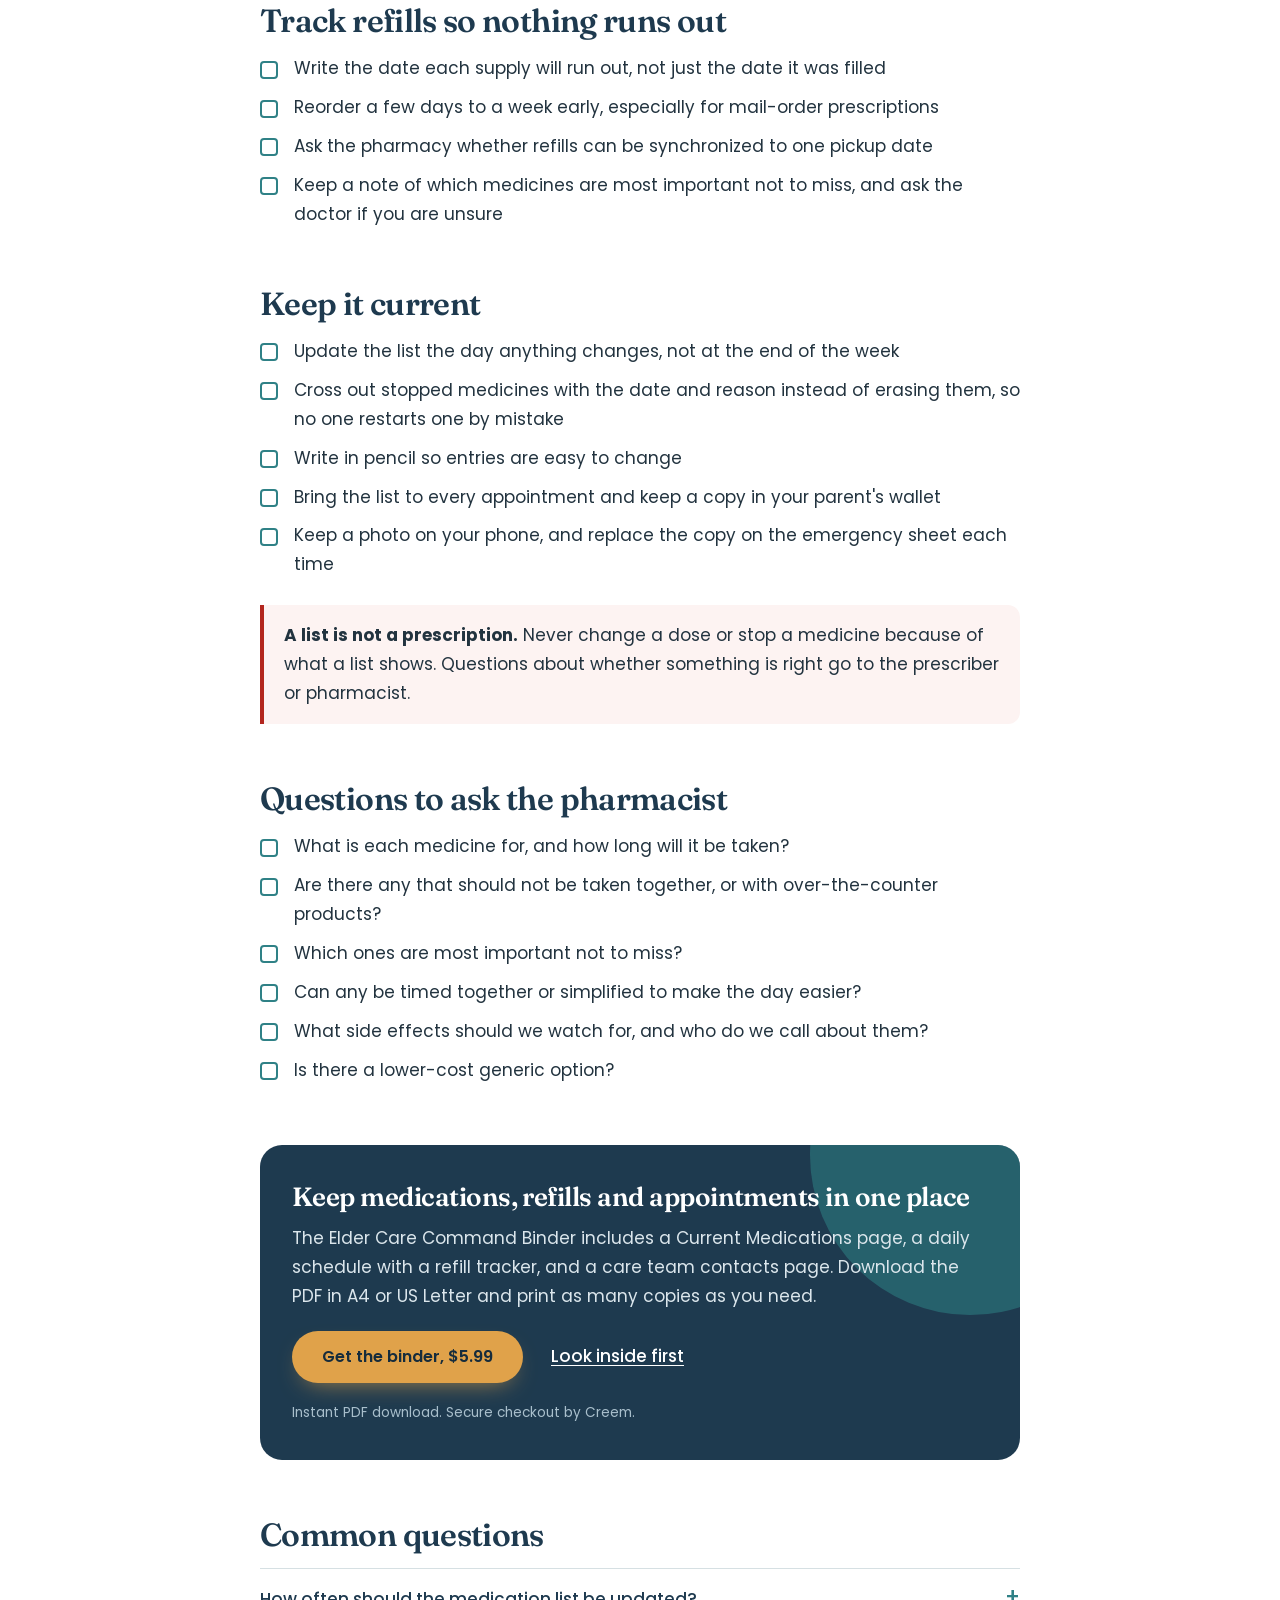
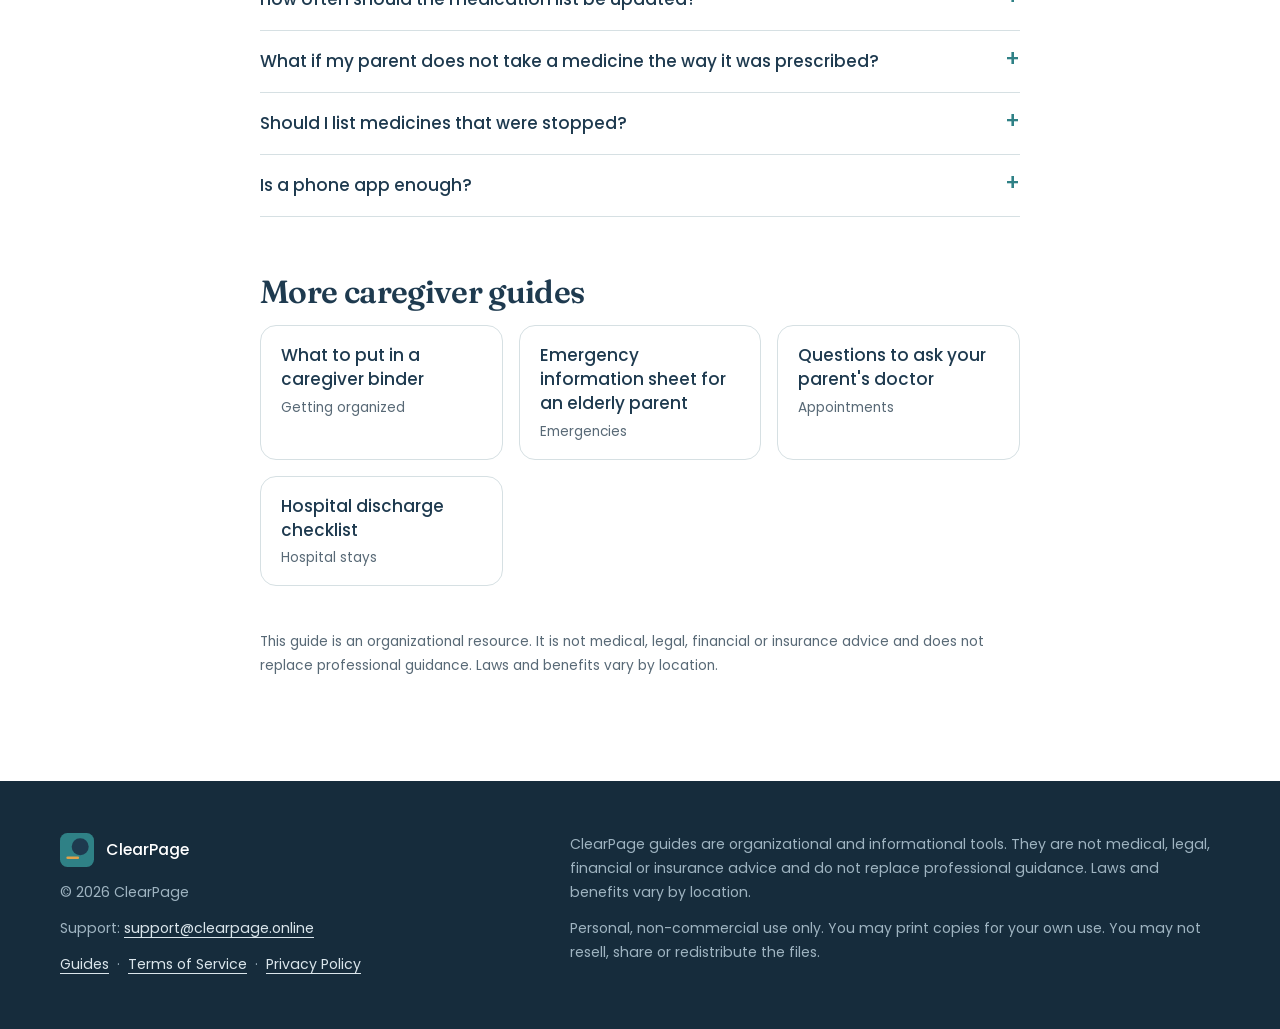
<file: medication-list-for-elderly-parent/index.html>
<!DOCTYPE html>
<html lang="en">
<head>
<meta charset="utf-8">
<meta name="viewport" content="width=device-width, initial-scale=1">
<title>Medication List for an Elderly Parent: What to Track | ClearPage</title>
<meta name="description" content="How to build and maintain an accurate medication list for an elderly parent: what to record for each medicine, where to find the details, how to track refills, and how to keep it current.">
<link rel="canonical" href="https://clearpage.online/medication-list-for-elderly-parent/">
<meta name="theme-color" content="#1e3a4f">
<link rel="icon" href="/favicon.ico" sizes="48x48">
<link rel="icon" href="/favicon.svg" type="image/svg+xml">
<link rel="apple-touch-icon" href="/apple-touch-icon.png">

<meta property="og:type" content="article">
<meta property="og:site_name" content="ClearPage">
<meta property="og:title" content="How to make a medication list for an elderly parent">
<meta property="og:description" content="What to write down for every medicine, where to find the details, and how to keep the list current.">
<meta property="og:url" content="https://clearpage.online/medication-list-for-elderly-parent/">
<meta property="og:image" content="https://clearpage.online/assets/pages/p06.webp">
<meta name="twitter:card" content="summary_large_image">

<script type="application/ld+json">
{
  "@context": "https://schema.org",
  "@graph": [
    {
      "@type": "Article",
      "headline": "How to make a medication list for an elderly parent",
      "description": "How to build and maintain an accurate medication list for an elderly parent: what to record for each medicine, where to find the details, how to track refills, and how to keep it current.",
      "image": "https://clearpage.online/assets/pages/p06.webp",
      "datePublished": "2026-10-13",
      "dateModified": "2026-10-13",
      "mainEntityOfPage": "https://clearpage.online/medication-list-for-elderly-parent/",
      "author": {
        "@type": "Organization",
        "name": "ClearPage"
      },
      "publisher": {
        "@type": "Organization",
        "name": "ClearPage",
        "url": "https://clearpage.online/"
      }
    },
    {
      "@type": "BreadcrumbList",
      "itemListElement": [
        {
          "@type": "ListItem",
          "position": 1,
          "name": "Home",
          "item": "https://clearpage.online/"
        },
        {
          "@type": "ListItem",
          "position": 2,
          "name": "Guides",
          "item": "https://clearpage.online/guides/"
        },
        {
          "@type": "ListItem",
          "position": 3,
          "name": "How to make a medication list",
          "item": "https://clearpage.online/medication-list-for-elderly-parent/"
        }
      ]
    },
    {
      "@type": "FAQPage",
      "mainEntity": [
        {
          "@type": "Question",
          "name": "How often should the medication list be updated?",
          "acceptedAnswer": {
            "@type": "Answer",
            "text": "Update it the same day anything changes, and review the whole list at least every few months and after every hospital stay. An out-of-date list can be worse than none, because people trust it."
          }
        },
        {
          "@type": "Question",
          "name": "What if my parent does not take a medicine the way it was prescribed?",
          "acceptedAnswer": {
            "@type": "Answer",
            "text": "Write down what they actually take and tell the doctor, so the plan can be adjusted. Doctors can only help if they know what is really happening, and there is often a simpler option."
          }
        },
        {
          "@type": "Question",
          "name": "Should I list medicines that were stopped?",
          "acceptedAnswer": {
            "@type": "Answer",
            "text": "Yes, in a short separate section with the stop date and the reason. It prevents an old bottle from being restarted by mistake."
          }
        },
        {
          "@type": "Question",
          "name": "Is a phone app enough?",
          "acceptedAnswer": {
            "@type": "Answer",
            "text": "An app can be handy for reminders, but paper is easier to hand to a paramedic, aide or neighbor. Many families keep a paper list as the main record and a photo of it on their phone."
          }
        }
      ]
    }
  ]
}
</script>

<link rel="preconnect" href="https://fonts.googleapis.com">
<link rel="preconnect" href="https://fonts.gstatic.com" crossorigin>
<link href="https://fonts.googleapis.com/css2?family=Fraunces:opsz,wght@9..144,500;9..144,600&family=Poppins:wght@300;400;500;600&display=swap" rel="stylesheet">
<link rel="stylesheet" href="/assets/guide.css">
</head>
<body>

<header class="site-header">
  <div class="wrap">
    <a class="brand" href="/" aria-label="ClearPage home">
      <svg viewBox="0 0 64 64" aria-hidden="true"><rect width="64" height="64" rx="14" fill="#2f8186"/><circle cx="38" cy="26" r="16" fill="#1e3a4f"/><rect x="12" y="44" width="24" height="5" rx="2.5" fill="#e0a24a"/></svg>
      <span>ClearPage</span>
    </a>
    <nav class="nav" aria-label="Main">
      <div class="nav-links">
        <a href="/guides/">Guides</a>
        <a href="/elder-care-command-binder">The binder</a>
        <a href="/elder-care-command-binder#faq">Questions</a>
      </div>
      <a class="btn btn-sm" href="/elder-care-command-binder#buy">Get the binder</a>
    </nav>
  </div>
</header>

<main>
  <p class="crumbs"><a href="/">Home</a> / <a href="/guides/">Guides</a> / How to make a medication list</p>

  <article>
    <h1>How to make a medication list for an elderly parent</h1>
    <p class="meta">By ClearPage &middot; Published October 13, 2026 &middot; 7 minute read</p>

    <p class="lede">A current medication list is the most useful single page you can hand to a doctor, pharmacist or paramedic. It is also the page most likely to be out of date. This guide covers what to write down, where to get the details, and a simple routine that keeps the list accurate.</p>

    <nav class="toc" aria-label="On this page">
      <strong>On this page</strong>
      <ol>
        <li><a href="#why">Why an accurate list matters</a></li>
        <li><a href="#what-to-record">What to record for every medicine</a></li>
        <li><a href="#include-everything">Include everything they take, not just prescriptions</a></li>
        <li><a href="#where-to-find">Where to find the details</a></li>
        <li><a href="#schedule">Turn the list into a daily schedule</a></li>
        <li><a href="#refills">Track refills so nothing runs out</a></li>
        <li><a href="#keeping-current">Keep it current</a></li>
        <li><a href="#pharmacist">Questions to ask the pharmacist</a></li>
        <li><a href="#faq">Common questions</a></li>
      </ol>
    </nav>

    <figure>
      <img src="/assets/pages/p06.webp" alt="Current medications page from the ClearPage binder, a landscape table" class="wide" loading="lazy">
      <figcaption>The Current Medications page from the ClearPage binder.</figcaption>
    </figure>

    <h2 id="why">Why an accurate list matters</h2>
    <p>Older adults often see several doctors, and each one prescribes without always seeing what the others have added. A single, complete list lets any doctor, pharmacist or hospital team spot duplicates, possible interactions and gaps. It also saves precious minutes in an emergency, when no one can remember the name of a pill.</p>

    <h2 id="what-to-record">What to record for every medicine</h2>
    <ul class="check">
      <li><strong>Name.</strong> Write the brand and generic names if both appear on the label</li>
      <li><strong>Dose and form.</strong> For example, a 20 mg tablet, one drop in each eye, or a patch</li>
      <li><strong>How often and when.</strong> The times of day, and whether it is taken with food</li>
      <li><strong>What it is for.</strong> A few words are enough, such as "blood pressure"</li>
      <li><strong>Who prescribed it.</strong> And which pharmacy fills it</li>
      <li><strong>Start date.</strong> And the date it was changed or stopped</li>
      <li><strong>Refill date.</strong> How many are left and when the supply runs out</li>
      <li><strong>Special instructions.</strong> For example, not to be crushed, or taken on an empty stomach</li>
      <li><strong>Side effects you have noticed.</strong> So you can mention them at the next visit</li>
    </ul>

    <h2 id="include-everything">Include everything they take, not just prescriptions</h2>
    <ul class="check">
      <li>Over-the-counter medicines such as pain relievers, antacids, sleep aids and allergy pills</li>
      <li>Vitamins, minerals and herbal supplements</li>
      <li>Creams, patches, eye drops, inhalers and injections</li>
      <li>"As needed" medicines, with a note on when they are actually used</li>
    </ul>
    <p>Doctors and pharmacists need the full picture because some over-the-counter products and supplements can interact with prescriptions. If you are unsure whether something matters, include it and ask the pharmacist.</p>

    <h2 id="where-to-find">Where to find the details</h2>
    <ul class="check">
      <li><strong>The bottles and boxes.</strong> The label has the name, dose, instructions, prescriber and pharmacy</li>
      <li><strong>The pharmacy.</strong> Ask for a printed list of everything they have filled for your parent</li>
      <li><strong>Discharge papers.</strong> After a hospital stay, these show what was added, changed or stopped</li>
      <li><strong>The doctor's patient portal.</strong> It often lists current medications</li>
    </ul>
    <p>Once you have a draft, consider a "brown bag" review: put every bottle, box and supplement in a bag, bring it to the pharmacist or doctor, and ask them to go through it with you. It is a common way to catch duplicates, expired items and medicines no one is taking any more.</p>

    <h2 id="schedule">Turn the list into a daily schedule</h2>
    <p>A list says what is taken. A schedule says when. Group the medicines by time of day, such as morning, midday, evening and bedtime, so anyone helping knows what is due. If your parent uses a weekly pill organizer, agree on one person who fills it, so doses are not doubled or missed.</p>

    <h2 id="refills">Track refills so nothing runs out</h2>
    <ul class="check">
      <li>Write the date each supply will run out, not just the date it was filled</li>
      <li>Reorder a few days to a week early, especially for mail-order prescriptions</li>
      <li>Ask the pharmacy whether refills can be synchronized to one pickup date</li>
      <li>Keep a note of which medicines are most important not to miss, and ask the doctor if you are unsure</li>
    </ul>

    <h2 id="keeping-current">Keep it current</h2>
    <ul class="check">
      <li>Update the list the day anything changes, not at the end of the week</li>
      <li>Cross out stopped medicines with the date and reason instead of erasing them, so no one restarts one by mistake</li>
      <li>Write in pencil so entries are easy to change</li>
      <li>Bring the list to every appointment and keep a copy in your parent's wallet</li>
      <li>Keep a photo on your phone, and replace the copy on the emergency sheet each time</li>
    </ul>
    <div class="note alert">
      <p><strong>A list is not a prescription.</strong> Never change a dose or stop a medicine because of what a list shows. Questions about whether something is right go to the prescriber or pharmacist.</p>
    </div>

    <h2 id="pharmacist">Questions to ask the pharmacist</h2>
    <ul class="check">
      <li>What is each medicine for, and how long will it be taken?</li>
      <li>Are there any that should not be taken together, or with over-the-counter products?</li>
      <li>Which ones are most important not to miss?</li>
      <li>Can any be timed together or simplified to make the day easier?</li>
      <li>What side effects should we watch for, and who do we call about them?</li>
      <li>Is there a lower-cost generic option?</li>
    </ul>

    <aside class="cta" aria-labelledby="cta-heading">
      <h2 id="cta-heading">Keep medications, refills and appointments in one place</h2>
      <p>The Elder Care Command Binder includes a Current Medications page, a daily schedule with a refill tracker, and a care team contacts page. Download the PDF in A4 or US Letter and print as many copies as you need.</p>
      <p class="row">
        <a class="btn" href="/elder-care-command-binder#buy">Get the binder, $5.99</a>
        <a class="secondary" href="/elder-care-command-binder#inside">Look inside first</a>
      </p>
      <p class="fine">Instant PDF download. Secure checkout by Creem.</p>
    </aside>

    <h2 id="faq">Common questions</h2>

    <details>
      <summary>How often should the medication list be updated?</summary>
      <p>Update it the same day anything changes, and review the whole list at least every few months and after every hospital stay. An out-of-date list can be worse than none, because people trust it.</p>
    </details>

    <details>
      <summary>What if my parent does not take a medicine the way it was prescribed?</summary>
      <p>Write down what they actually take and tell the doctor, so the plan can be adjusted. Doctors can only help if they know what is really happening, and there is often a simpler option.</p>
    </details>

    <details>
      <summary>Should I list medicines that were stopped?</summary>
      <p>Yes, in a short separate section with the stop date and the reason. It prevents an old bottle from being restarted by mistake.</p>
    </details>

    <details>
      <summary>Is a phone app enough?</summary>
      <p>An app can be handy for reminders, but paper is easier to hand to a paramedic, aide or neighbor. Many families keep a paper list as the main record and a photo of it on their phone.</p>
    </details>

    <section class="related" aria-labelledby="related-heading">
      <h2 id="related-heading">More caregiver guides</h2>
      <div class="related-grid">
      <a href="/caregiver-binder-what-to-include/">What to put in a caregiver binder<small>Getting organized</small></a>
      <a href="/emergency-information-sheet/">Emergency information sheet for an elderly parent<small>Emergencies</small></a>
      <a href="/questions-to-ask-your-parents-doctor/">Questions to ask your parent&#x27;s doctor<small>Appointments</small></a>
      <a href="/hospital-discharge-checklist/">Hospital discharge checklist<small>Hospital stays</small></a>
      </div>
    </section>

    <p class="disclaimer">This guide is an organizational resource. It is not medical, legal, financial or insurance advice and does not replace professional guidance. Laws and benefits vary by location.</p>
  </article>
</main>

<footer class="site-footer">
  <div class="wrap footer-grid">
    <div>
      <a class="brand" href="/">
        <svg viewBox="0 0 64 64" aria-hidden="true"><rect width="64" height="64" rx="14" fill="#2f8186"/><circle cx="38" cy="26" r="16" fill="#1e3a4f"/><rect x="12" y="44" width="24" height="5" rx="2.5" fill="#e0a24a"/></svg>
        <span>ClearPage</span>
      </a>
      <p>&copy; 2026 ClearPage</p>
      <p>Support: <a class="foot-link" href="mailto:support@clearpage.online">support@clearpage.online</a></p>
      <p><a class="foot-link" href="/guides/">Guides</a> &nbsp;&middot;&nbsp; <a class="foot-link" href="/terms">Terms of Service</a> &nbsp;&middot;&nbsp; <a class="foot-link" href="/privacy">Privacy Policy</a></p>
    </div>
    <div>
      <p>ClearPage guides are organizational and informational tools. They are not medical, legal, financial or insurance advice and do not replace professional guidance. Laws and benefits vary by location.</p>
      <p>Personal, non-commercial use only. You may print copies for your own use. You may not resell, share or redistribute the files.</p>
    </div>
  </div>
</footer>

</body>
</html>
</file>
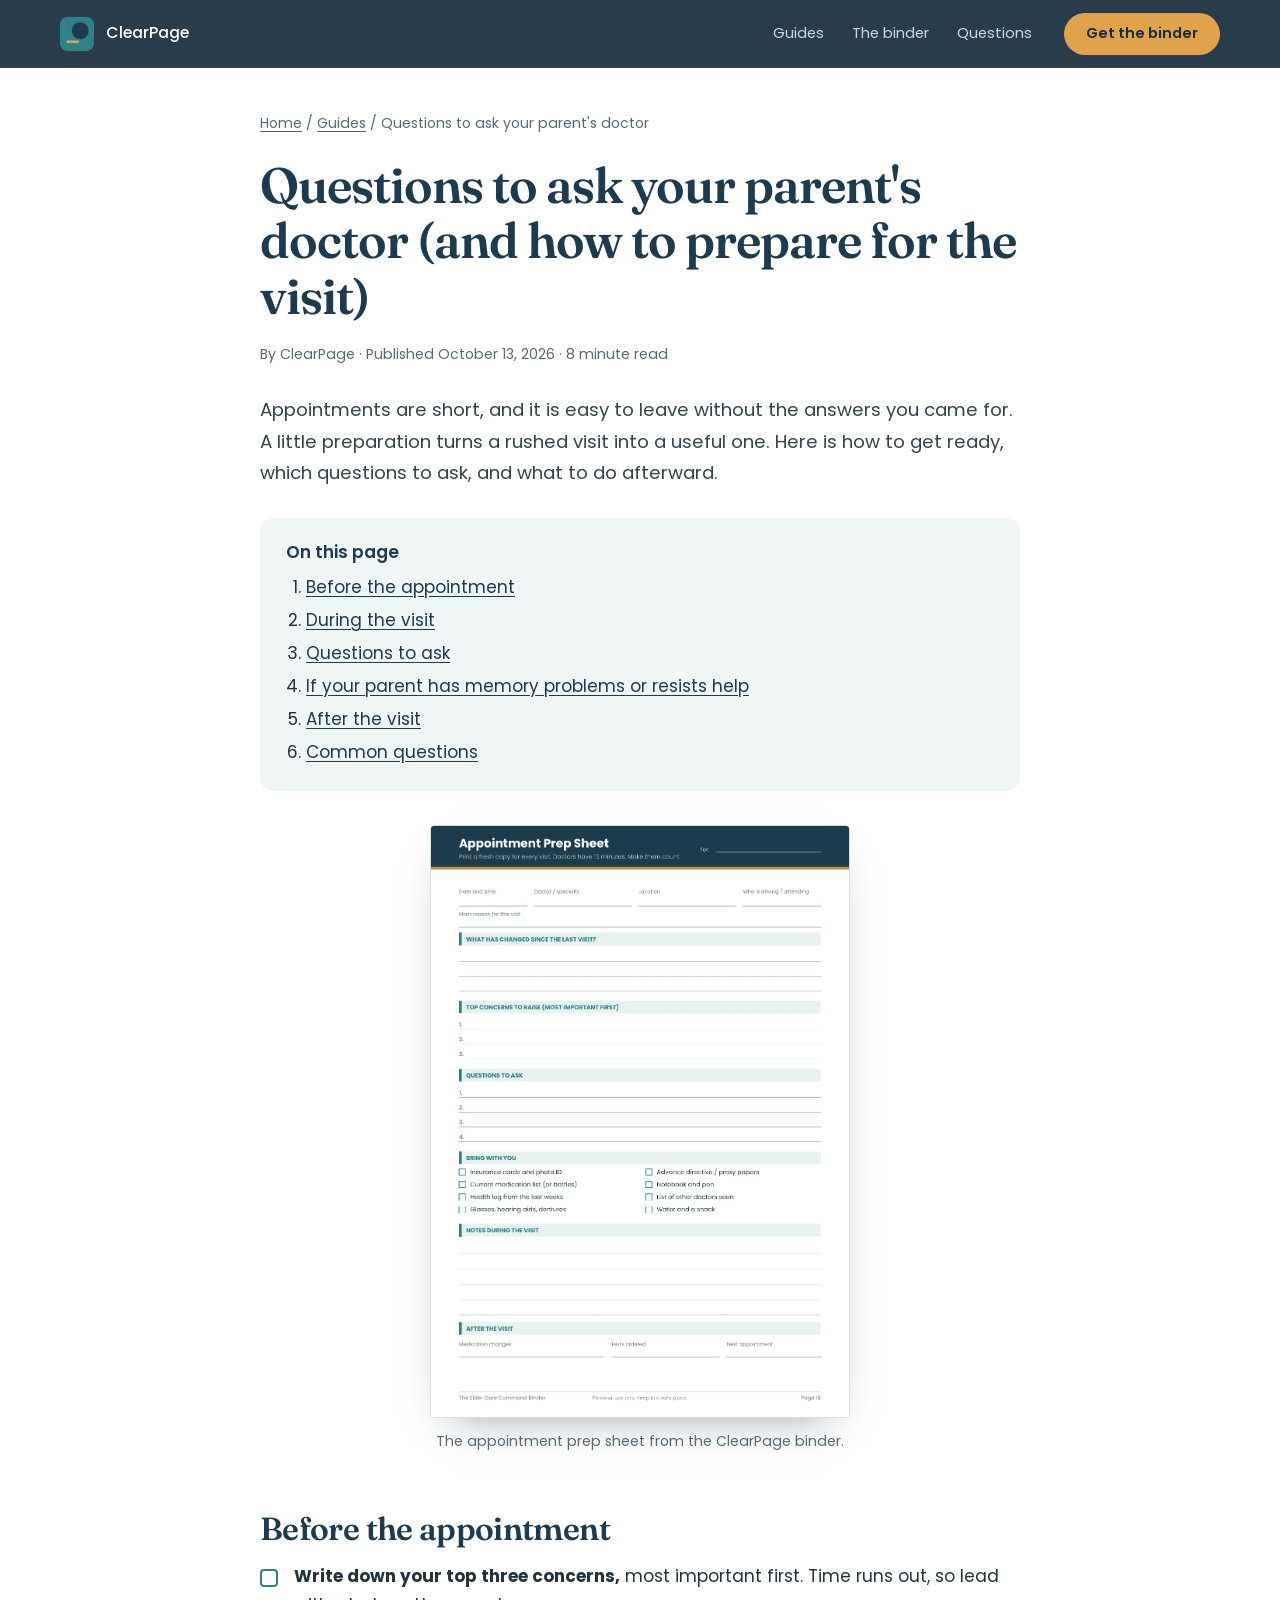
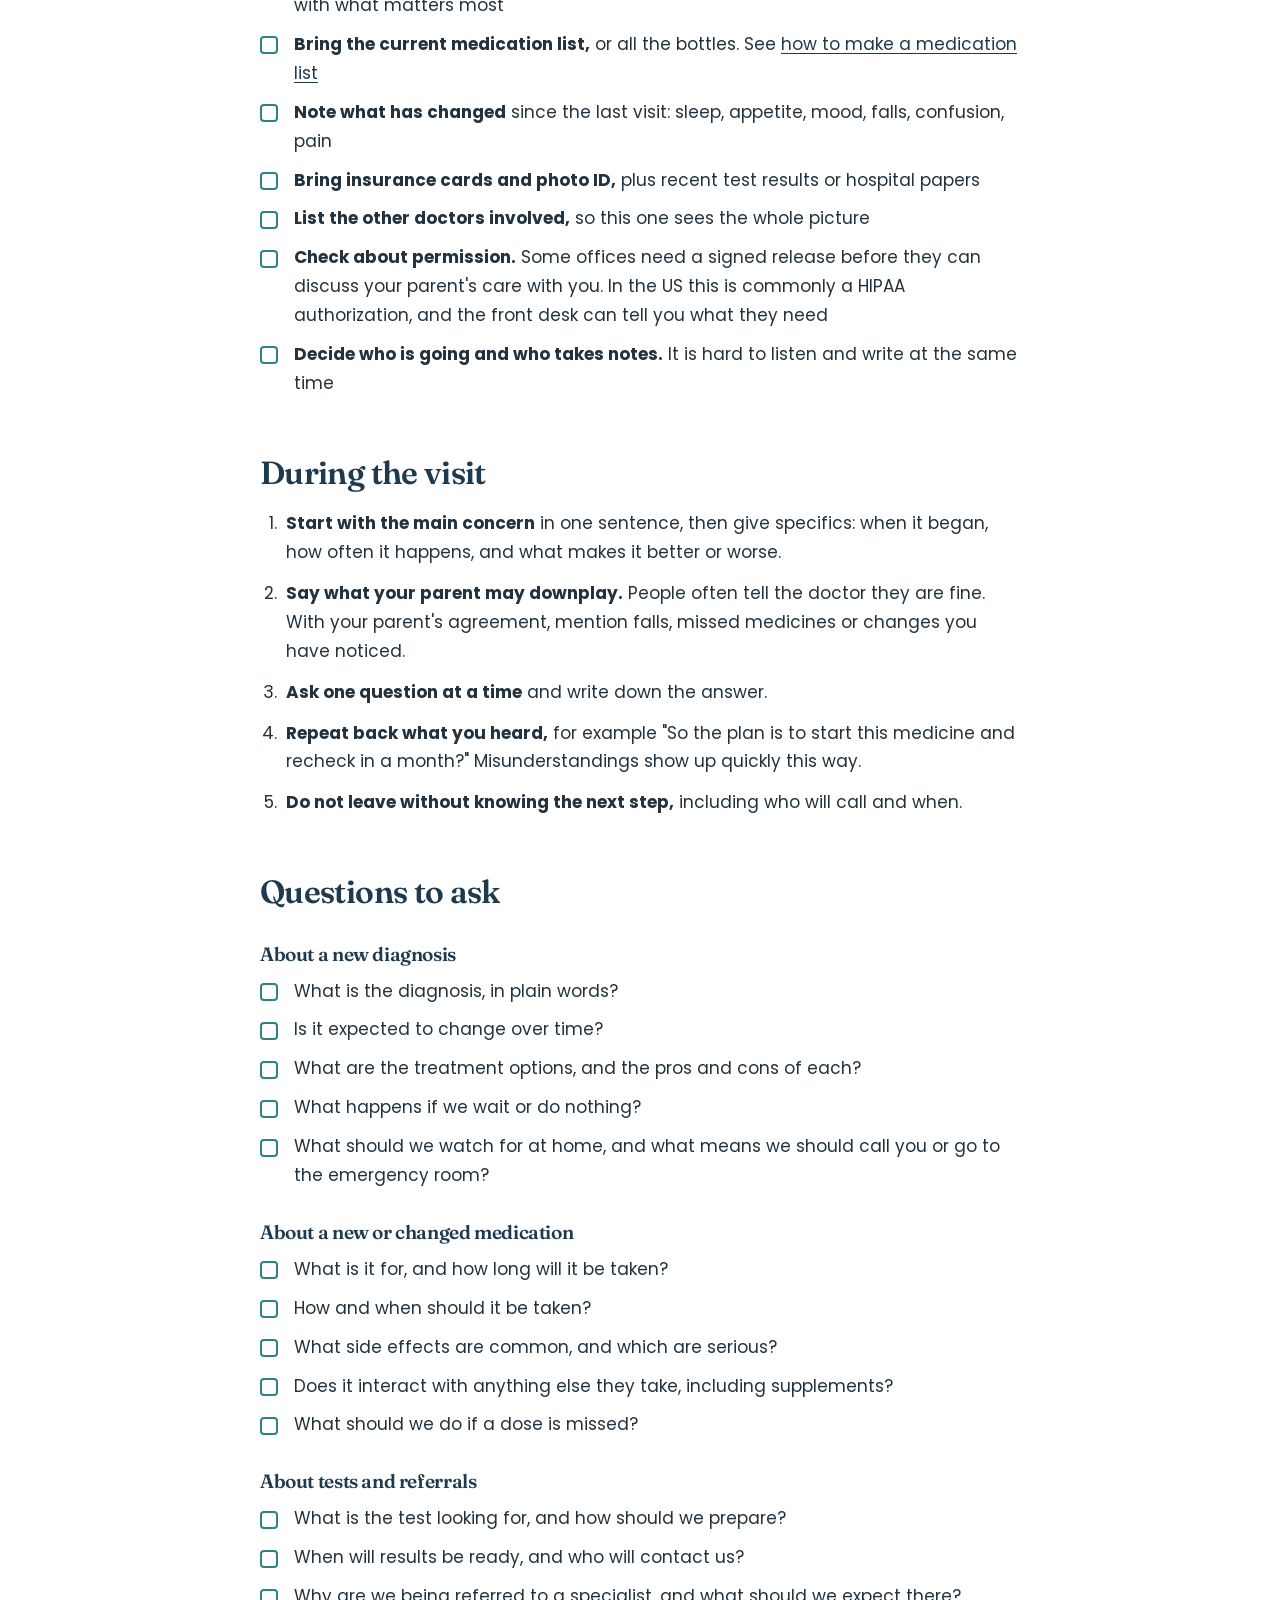
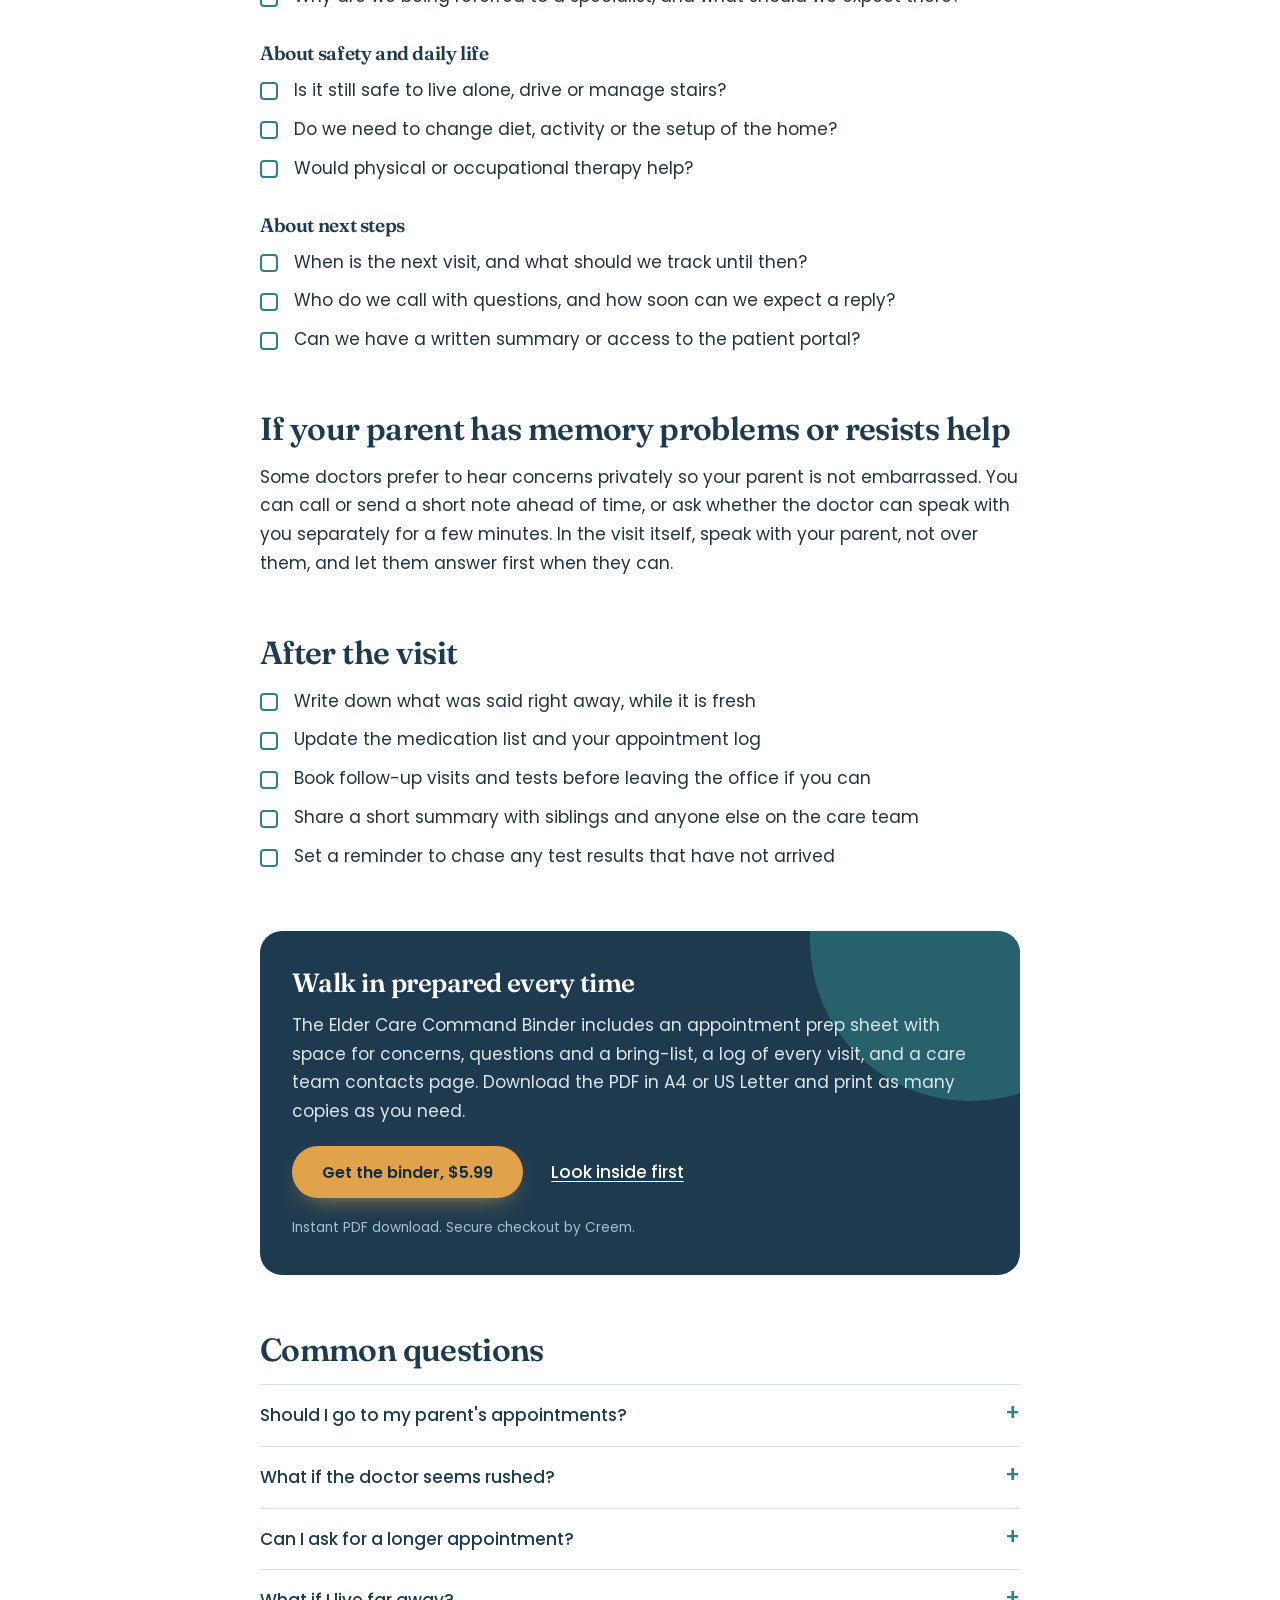
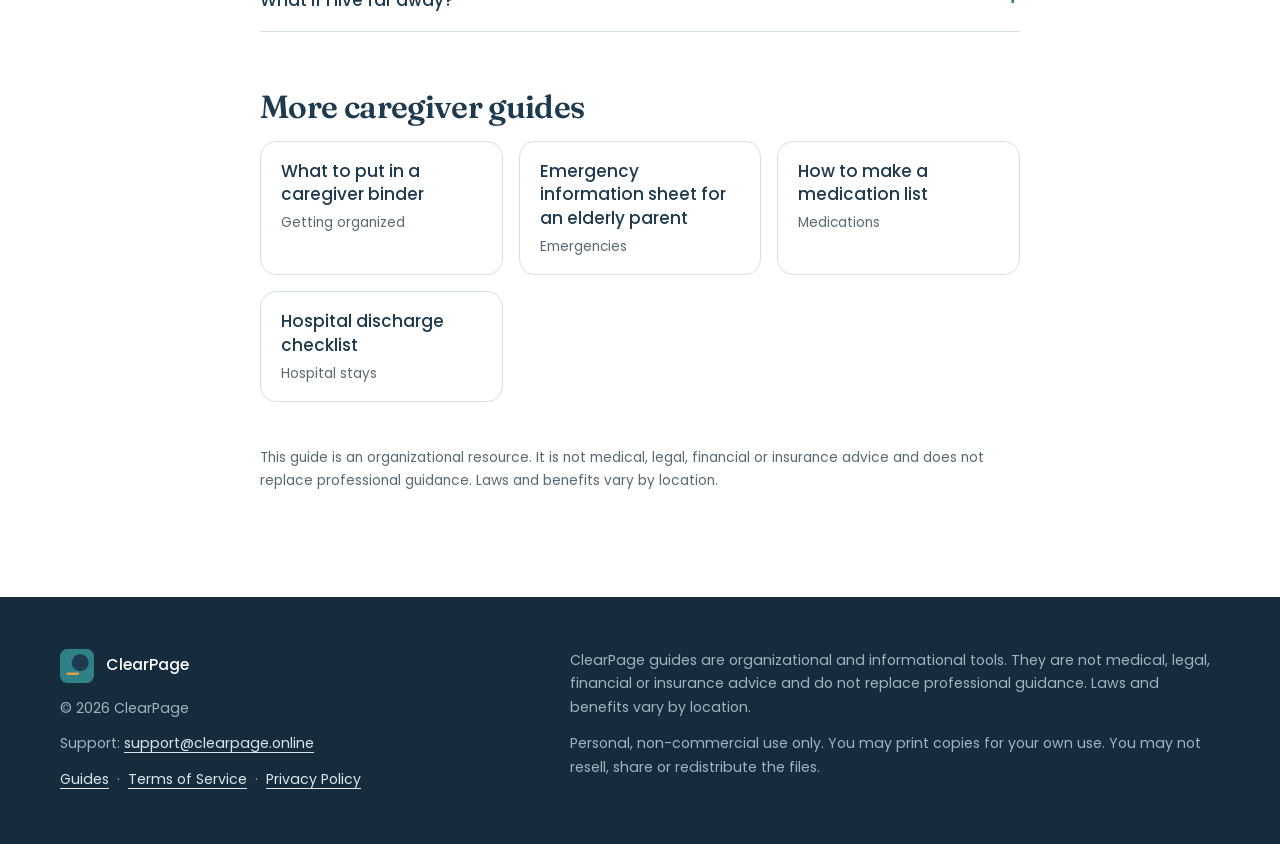
<file: questions-to-ask-your-parents-doctor/index.html>
<!DOCTYPE html>
<html lang="en">
<head>
<meta charset="utf-8">
<meta name="viewport" content="width=device-width, initial-scale=1">
<title>Questions to Ask Your Parent&#x27;s Doctor: Appointment Prep | ClearPage</title>
<meta name="description" content="How to prepare for an elderly parent&#x27;s doctor appointment, with questions to ask about new diagnoses, medications, tests and next steps, plus how to keep notes and follow up.">
<link rel="canonical" href="https://clearpage.online/questions-to-ask-your-parents-doctor/">
<meta name="theme-color" content="#1e3a4f">
<link rel="icon" href="/favicon.ico" sizes="48x48">
<link rel="icon" href="/favicon.svg" type="image/svg+xml">
<link rel="apple-touch-icon" href="/apple-touch-icon.png">

<meta property="og:type" content="article">
<meta property="og:site_name" content="ClearPage">
<meta property="og:title" content="Questions to ask your parent&#x27;s doctor (and how to prepare for the visit)">
<meta property="og:description" content="How to prepare for a parent&#x27;s doctor visit, with questions to ask and what to do afterward.">
<meta property="og:url" content="https://clearpage.online/questions-to-ask-your-parents-doctor/">
<meta property="og:image" content="https://clearpage.online/assets/pages/p18.webp">
<meta name="twitter:card" content="summary_large_image">

<script type="application/ld+json">
{
  "@context": "https://schema.org",
  "@graph": [
    {
      "@type": "Article",
      "headline": "Questions to ask your parent's doctor (and how to prepare for the visit)",
      "description": "How to prepare for an elderly parent's doctor appointment, with questions to ask about new diagnoses, medications, tests and next steps, plus how to keep notes and follow up.",
      "image": "https://clearpage.online/assets/pages/p18.webp",
      "datePublished": "2026-10-13",
      "dateModified": "2026-10-13",
      "mainEntityOfPage": "https://clearpage.online/questions-to-ask-your-parents-doctor/",
      "author": {
        "@type": "Organization",
        "name": "ClearPage"
      },
      "publisher": {
        "@type": "Organization",
        "name": "ClearPage",
        "url": "https://clearpage.online/"
      }
    },
    {
      "@type": "BreadcrumbList",
      "itemListElement": [
        {
          "@type": "ListItem",
          "position": 1,
          "name": "Home",
          "item": "https://clearpage.online/"
        },
        {
          "@type": "ListItem",
          "position": 2,
          "name": "Guides",
          "item": "https://clearpage.online/guides/"
        },
        {
          "@type": "ListItem",
          "position": 3,
          "name": "Questions to ask your parent's doctor",
          "item": "https://clearpage.online/questions-to-ask-your-parents-doctor/"
        }
      ]
    },
    {
      "@type": "FAQPage",
      "mainEntity": [
        {
          "@type": "Question",
          "name": "Should I go to my parent's appointments?",
          "acceptedAnswer": {
            "@type": "Answer",
            "text": "If your parent wants you there and gives permission, a second person to listen and take notes is often valuable. Ask them first, and respect their wishes if they would rather go alone."
          }
        },
        {
          "@type": "Question",
          "name": "What if the doctor seems rushed?",
          "acceptedAnswer": {
            "@type": "Answer",
            "text": "Lead with your most important concern, keep questions short, and ask for a written summary. If there is more than one issue, ask to book a follow-up visit rather than trying to cover everything at once."
          }
        },
        {
          "@type": "Question",
          "name": "Can I ask for a longer appointment?",
          "acceptedAnswer": {
            "@type": "Answer",
            "text": "Yes. When booking, say you have several issues to discuss and ask whether a longer slot is available. Some offices offer extended visits for older patients with complex needs."
          }
        },
        {
          "@type": "Question",
          "name": "What if I live far away?",
          "acceptedAnswer": {
            "@type": "Answer",
            "text": "Ask whether you can join by phone or video, and send a short written list of concerns to the office beforehand. A local sibling, friend or aide can take notes and share them with you the same day."
          }
        }
      ]
    }
  ]
}
</script>

<link rel="preconnect" href="https://fonts.googleapis.com">
<link rel="preconnect" href="https://fonts.gstatic.com" crossorigin>
<link href="https://fonts.googleapis.com/css2?family=Fraunces:opsz,wght@9..144,500;9..144,600&family=Poppins:wght@300;400;500;600&display=swap" rel="stylesheet">
<link rel="stylesheet" href="/assets/guide.css">
</head>
<body>

<header class="site-header">
  <div class="wrap">
    <a class="brand" href="/" aria-label="ClearPage home">
      <svg viewBox="0 0 64 64" aria-hidden="true"><rect width="64" height="64" rx="14" fill="#2f8186"/><circle cx="38" cy="26" r="16" fill="#1e3a4f"/><rect x="12" y="44" width="24" height="5" rx="2.5" fill="#e0a24a"/></svg>
      <span>ClearPage</span>
    </a>
    <nav class="nav" aria-label="Main">
      <div class="nav-links">
        <a href="/guides/">Guides</a>
        <a href="/elder-care-command-binder">The binder</a>
        <a href="/elder-care-command-binder#faq">Questions</a>
      </div>
      <a class="btn btn-sm" href="/elder-care-command-binder#buy">Get the binder</a>
    </nav>
  </div>
</header>

<main>
  <p class="crumbs"><a href="/">Home</a> / <a href="/guides/">Guides</a> / Questions to ask your parent&#x27;s doctor</p>

  <article>
    <h1>Questions to ask your parent&#x27;s doctor (and how to prepare for the visit)</h1>
    <p class="meta">By ClearPage &middot; Published October 13, 2026 &middot; 8 minute read</p>

    <p class="lede">Appointments are short, and it is easy to leave without the answers you came for. A little preparation turns a rushed visit into a useful one. Here is how to get ready, which questions to ask, and what to do afterward.</p>

    <nav class="toc" aria-label="On this page">
      <strong>On this page</strong>
      <ol>
        <li><a href="#before">Before the appointment</a></li>
        <li><a href="#during">During the visit</a></li>
        <li><a href="#questions">Questions to ask</a></li>
        <li><a href="#memory">If your parent has memory problems or resists help</a></li>
        <li><a href="#after">After the visit</a></li>
        <li><a href="#faq">Common questions</a></li>
      </ol>
    </nav>

    <figure>
      <img src="/assets/pages/p18.webp" alt="Appointment prep sheet page from the ClearPage binder" loading="lazy">
      <figcaption>The appointment prep sheet from the ClearPage binder.</figcaption>
    </figure>

    <h2 id="before">Before the appointment</h2>
    <ul class="check">
      <li><strong>Write down your top three concerns,</strong> most important first. Time runs out, so lead with what matters most</li>
      <li><strong>Bring the current medication list,</strong> or all the bottles. See <a href="/medication-list-for-elderly-parent/">how to make a medication list</a></li>
      <li><strong>Note what has changed</strong> since the last visit: sleep, appetite, mood, falls, confusion, pain</li>
      <li><strong>Bring insurance cards and photo ID,</strong> plus recent test results or hospital papers</li>
      <li><strong>List the other doctors involved,</strong> so this one sees the whole picture</li>
      <li><strong>Check about permission.</strong> Some offices need a signed release before they can discuss your parent's care with you. In the US this is commonly a HIPAA authorization, and the front desk can tell you what they need</li>
      <li><strong>Decide who is going and who takes notes.</strong> It is hard to listen and write at the same time</li>
    </ul>

    <h2 id="during">During the visit</h2>
    <ol class="steps-list">
      <li><strong>Start with the main concern</strong> in one sentence, then give specifics: when it began, how often it happens, and what makes it better or worse.</li>
      <li><strong>Say what your parent may downplay.</strong> People often tell the doctor they are fine. With your parent's agreement, mention falls, missed medicines or changes you have noticed.</li>
      <li><strong>Ask one question at a time</strong> and write down the answer.</li>
      <li><strong>Repeat back what you heard,</strong> for example "So the plan is to start this medicine and recheck in a month?" Misunderstandings show up quickly this way.</li>
      <li><strong>Do not leave without knowing the next step,</strong> including who will call and when.</li>
    </ol>

    <h2 id="questions">Questions to ask</h2>
    <h3>About a new diagnosis</h3>
    <ul class="check">
      <li>What is the diagnosis, in plain words?</li>
      <li>Is it expected to change over time?</li>
      <li>What are the treatment options, and the pros and cons of each?</li>
      <li>What happens if we wait or do nothing?</li>
      <li>What should we watch for at home, and what means we should call you or go to the emergency room?</li>
    </ul>
    <h3>About a new or changed medication</h3>
    <ul class="check">
      <li>What is it for, and how long will it be taken?</li>
      <li>How and when should it be taken?</li>
      <li>What side effects are common, and which are serious?</li>
      <li>Does it interact with anything else they take, including supplements?</li>
      <li>What should we do if a dose is missed?</li>
    </ul>
    <h3>About tests and referrals</h3>
    <ul class="check">
      <li>What is the test looking for, and how should we prepare?</li>
      <li>When will results be ready, and who will contact us?</li>
      <li>Why are we being referred to a specialist, and what should we expect there?</li>
    </ul>
    <h3>About safety and daily life</h3>
    <ul class="check">
      <li>Is it still safe to live alone, drive or manage stairs?</li>
      <li>Do we need to change diet, activity or the setup of the home?</li>
      <li>Would physical or occupational therapy help?</li>
    </ul>
    <h3>About next steps</h3>
    <ul class="check">
      <li>When is the next visit, and what should we track until then?</li>
      <li>Who do we call with questions, and how soon can we expect a reply?</li>
      <li>Can we have a written summary or access to the patient portal?</li>
    </ul>

    <h2 id="memory">If your parent has memory problems or resists help</h2>
    <p>Some doctors prefer to hear concerns privately so your parent is not embarrassed. You can call or send a short note ahead of time, or ask whether the doctor can speak with you separately for a few minutes. In the visit itself, speak with your parent, not over them, and let them answer first when they can.</p>

    <h2 id="after">After the visit</h2>
    <ul class="check">
      <li>Write down what was said right away, while it is fresh</li>
      <li>Update the medication list and your appointment log</li>
      <li>Book follow-up visits and tests before leaving the office if you can</li>
      <li>Share a short summary with siblings and anyone else on the care team</li>
      <li>Set a reminder to chase any test results that have not arrived</li>
    </ul>

    <aside class="cta" aria-labelledby="cta-heading">
      <h2 id="cta-heading">Walk in prepared every time</h2>
      <p>The Elder Care Command Binder includes an appointment prep sheet with space for concerns, questions and a bring-list, a log of every visit, and a care team contacts page. Download the PDF in A4 or US Letter and print as many copies as you need.</p>
      <p class="row">
        <a class="btn" href="/elder-care-command-binder#buy">Get the binder, $5.99</a>
        <a class="secondary" href="/elder-care-command-binder#inside">Look inside first</a>
      </p>
      <p class="fine">Instant PDF download. Secure checkout by Creem.</p>
    </aside>

    <h2 id="faq">Common questions</h2>

    <details>
      <summary>Should I go to my parent&#x27;s appointments?</summary>
      <p>If your parent wants you there and gives permission, a second person to listen and take notes is often valuable. Ask them first, and respect their wishes if they would rather go alone.</p>
    </details>

    <details>
      <summary>What if the doctor seems rushed?</summary>
      <p>Lead with your most important concern, keep questions short, and ask for a written summary. If there is more than one issue, ask to book a follow-up visit rather than trying to cover everything at once.</p>
    </details>

    <details>
      <summary>Can I ask for a longer appointment?</summary>
      <p>Yes. When booking, say you have several issues to discuss and ask whether a longer slot is available. Some offices offer extended visits for older patients with complex needs.</p>
    </details>

    <details>
      <summary>What if I live far away?</summary>
      <p>Ask whether you can join by phone or video, and send a short written list of concerns to the office beforehand. A local sibling, friend or aide can take notes and share them with you the same day.</p>
    </details>

    <section class="related" aria-labelledby="related-heading">
      <h2 id="related-heading">More caregiver guides</h2>
      <div class="related-grid">
      <a href="/caregiver-binder-what-to-include/">What to put in a caregiver binder<small>Getting organized</small></a>
      <a href="/emergency-information-sheet/">Emergency information sheet for an elderly parent<small>Emergencies</small></a>
      <a href="/medication-list-for-elderly-parent/">How to make a medication list<small>Medications</small></a>
      <a href="/hospital-discharge-checklist/">Hospital discharge checklist<small>Hospital stays</small></a>
      </div>
    </section>

    <p class="disclaimer">This guide is an organizational resource. It is not medical, legal, financial or insurance advice and does not replace professional guidance. Laws and benefits vary by location.</p>
  </article>
</main>

<footer class="site-footer">
  <div class="wrap footer-grid">
    <div>
      <a class="brand" href="/">
        <svg viewBox="0 0 64 64" aria-hidden="true"><rect width="64" height="64" rx="14" fill="#2f8186"/><circle cx="38" cy="26" r="16" fill="#1e3a4f"/><rect x="12" y="44" width="24" height="5" rx="2.5" fill="#e0a24a"/></svg>
        <span>ClearPage</span>
      </a>
      <p>&copy; 2026 ClearPage</p>
      <p>Support: <a class="foot-link" href="mailto:support@clearpage.online">support@clearpage.online</a></p>
      <p><a class="foot-link" href="/guides/">Guides</a> &nbsp;&middot;&nbsp; <a class="foot-link" href="/terms">Terms of Service</a> &nbsp;&middot;&nbsp; <a class="foot-link" href="/privacy">Privacy Policy</a></p>
    </div>
    <div>
      <p>ClearPage guides are organizational and informational tools. They are not medical, legal, financial or insurance advice and do not replace professional guidance. Laws and benefits vary by location.</p>
      <p>Personal, non-commercial use only. You may print copies for your own use. You may not resell, share or redistribute the files.</p>
    </div>
  </div>
</footer>

</body>
</html>
</file>
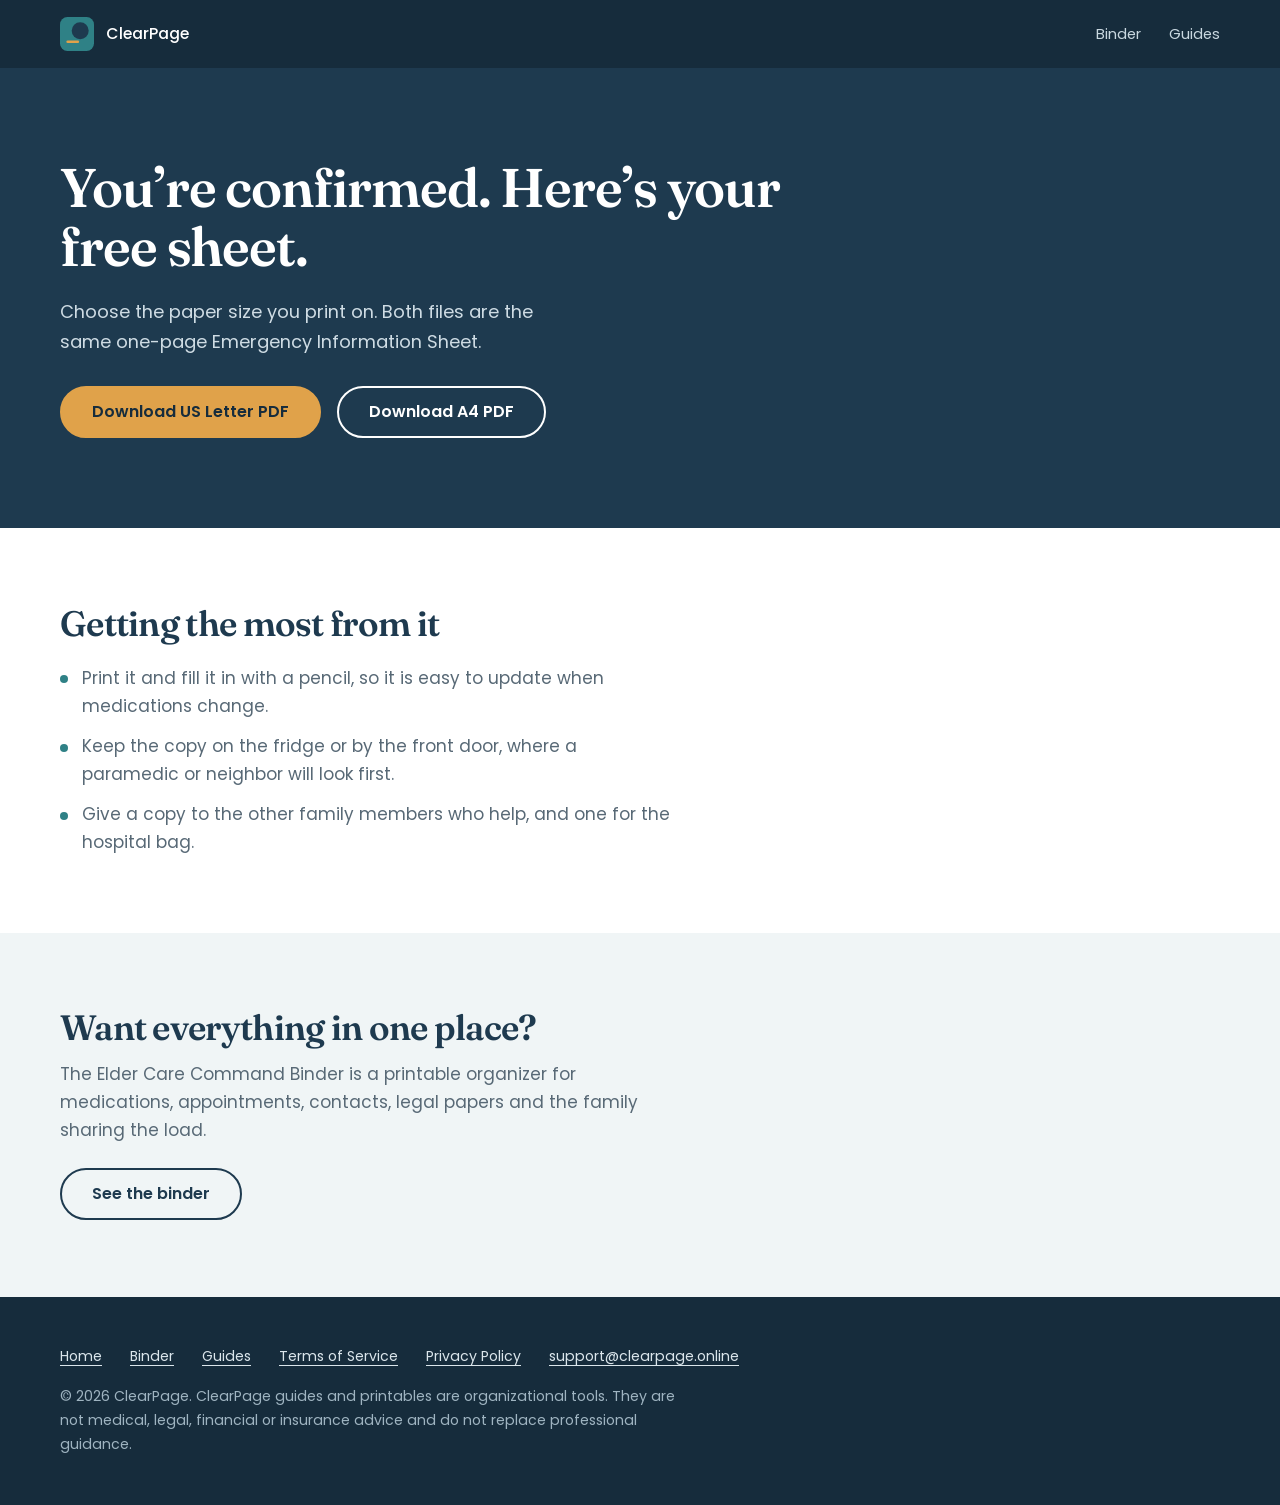
<file: free-emergency-sheet/thanks/index.html>
<!DOCTYPE html>
<html lang="en">
<head>
<meta charset="utf-8">
<meta name="viewport" content="width=device-width, initial-scale=1">
<title>Your free Emergency Information Sheet | ClearPage</title>
<meta name="robots" content="noindex">
<meta name="theme-color" content="#1e3a4f">
<link rel="icon" href="/favicon.ico" sizes="48x48">
<link rel="icon" href="/favicon.svg" type="image/svg+xml">
<link rel="preconnect" href="https://fonts.googleapis.com">
<link rel="preconnect" href="https://fonts.gstatic.com" crossorigin>
<link href="https://fonts.googleapis.com/css2?family=Fraunces:opsz,wght@9..144,500;9..144,600&family=Poppins:wght@300;400;500;600&display=swap" rel="stylesheet">
<style>
:root{--ink:#1e3a4f;--ink-deep:#162c3c;--teal:#2f8186;--teal-deep:#276b70;--amber:#e0a24a;--amber-hover:#ebb560;--mist:#f0f5f6;--text:#22333f;--muted:#586976;--serif:"Fraunces",Georgia,serif;--sans:"Poppins",system-ui,-apple-system,"Segoe UI",Roboto,sans-serif}
*,*::before,*::after{box-sizing:border-box}
body{margin:0;font-family:var(--sans);font-size:1.0625rem;line-height:1.65;color:var(--text);background:#fff;-webkit-font-smoothing:antialiased}
h1,h2,p,ul{margin:0}ul{padding:0;list-style:none}
:focus-visible{outline:3px solid var(--amber);outline-offset:3px}
a{color:var(--teal-deep)}
.wrap{width:min(1160px,100% - 48px);margin-inline:auto}
h1,h2{font-family:var(--serif);font-weight:600;letter-spacing:-.02em;line-height:1.1;color:var(--ink)}
.btn{display:inline-flex;align-items:center;justify-content:center;min-height:52px;padding:0 30px;border-radius:999px;border:2px solid var(--amber);background:var(--amber);color:var(--ink-deep);font-weight:600;font-size:1rem;text-decoration:none;transition:background .2s}
.btn:hover{background:var(--amber-hover)}
.btn-light{background:transparent;color:#fff;border-color:#fff}
.btn-light:hover{background:rgba(255,255,255,.12)}
.site-header{background:var(--ink-deep);height:68px}
.site-header .wrap{height:100%;display:flex;align-items:center;justify-content:space-between;gap:24px}
.brand{display:flex;align-items:center;gap:12px;color:#fff;text-decoration:none;font-weight:500;font-size:.98rem}
.brand svg{width:34px;height:34px}
.nav-links{display:flex;gap:28px}
.nav-links a{color:#c9d8e0;text-decoration:none;font-size:.92rem}
.nav-links a:hover{color:#fff}
.hero{background:var(--ink);color:#fff;padding:clamp(48px,7vw,96px) 0}
.hero h1{color:#fff;font-size:clamp(2.1rem,4.4vw,3.4rem);max-width:20ch}
.hero p{color:#cfdce4;font-size:1.12rem;max-width:48ch;margin-top:20px}
.dl{display:flex;flex-wrap:wrap;gap:16px;margin-top:30px}
.sec{padding:clamp(48px,6vw,80px) 0}
h2{font-size:clamp(1.6rem,3vw,2.2rem)}
.tips{margin-top:20px;display:grid;gap:12px;max-width:56ch}
.tips li{padding-left:22px;position:relative;color:var(--muted)}
.tips li::before{content:"";position:absolute;left:0;top:.7em;width:8px;height:8px;border-radius:50%;background:var(--teal)}
.more{background:var(--mist)}
.more p{color:var(--muted);margin:12px 0 24px;max-width:56ch}
.more .btn{border-color:var(--ink);background:transparent;color:var(--ink)}
.more .btn:hover{background:#e3f0f0}
.site-footer{background:var(--ink-deep);color:#9fb4c1;padding:48px 0;font-size:.88rem;line-height:1.7}
.site-footer .links{display:flex;flex-wrap:wrap;gap:8px 28px;margin-bottom:16px}
.site-footer a{color:#dbe6ec;text-underline-offset:4px}
.site-footer p{max-width:70ch}
@media (max-width:560px){.wrap{width:min(1160px,100% - 40px)}.brand span{display:none}.btn{width:100%}}
</style>
</head>
<body>

<header class="site-header">
  <div class="wrap">
    <a class="brand" href="/" aria-label="ClearPage home">
      <svg viewBox="0 0 64 64" aria-hidden="true"><rect width="64" height="64" rx="14" fill="#2f8186"/><circle cx="38" cy="26" r="16" fill="#1e3a4f"/><rect x="12" y="44" width="24" height="5" rx="2.5" fill="#e0a24a"/></svg>
      <span>ClearPage</span>
    </a>
    <nav class="nav-links" aria-label="Main">
      <a href="/elder-care-command-binder">Binder</a>
      <a href="/guides/">Guides</a>
    </nav>
  </div>
</header>

<main>
  <section class="hero">
    <div class="wrap">
      <h1>You&rsquo;re confirmed. Here&rsquo;s your free sheet.</h1>
      <p>Choose the paper size you print on. Both files are the same one-page Emergency Information Sheet.</p>
      <div class="dl">
        <a class="btn" href="/downloads/clearpage-emergency-information-sheet-us-letter.pdf" download>Download US Letter PDF</a>
        <a class="btn btn-light" href="/downloads/clearpage-emergency-information-sheet-a4.pdf" download>Download A4 PDF</a>
      </div>
    </div>
  </section>

  <section class="sec">
    <div class="wrap">
      <h2>Getting the most from it</h2>
      <ul class="tips">
        <li>Print it and fill it in with a pencil, so it is easy to update when medications change.</li>
        <li>Keep the copy on the fridge or by the front door, where a paramedic or neighbor will look first.</li>
        <li>Give a copy to the other family members who help, and one for the hospital bag.</li>
      </ul>
    </div>
  </section>

  <section class="sec more">
    <div class="wrap">
      <h2>Want everything in one place?</h2>
      <p>The Elder Care Command Binder is a printable organizer for medications, appointments, contacts, legal papers and the family sharing the load.</p>
      <a class="btn" href="/elder-care-command-binder">See the binder</a>
    </div>
  </section>
</main>

<footer class="site-footer">
  <div class="wrap">
    <div class="links">
      <a href="/">Home</a>
      <a href="/elder-care-command-binder">Binder</a>
      <a href="/guides/">Guides</a>
      <a href="/terms">Terms of Service</a>
      <a href="/privacy">Privacy Policy</a>
      <a href="mailto:support@clearpage.online">support@clearpage.online</a>
    </div>
    <p>&copy; 2026 ClearPage. ClearPage guides and printables are organizational tools. They are not medical, legal, financial or insurance advice and do not replace professional guidance.</p>
  </div>
</footer>

</body>
</html>
</file>
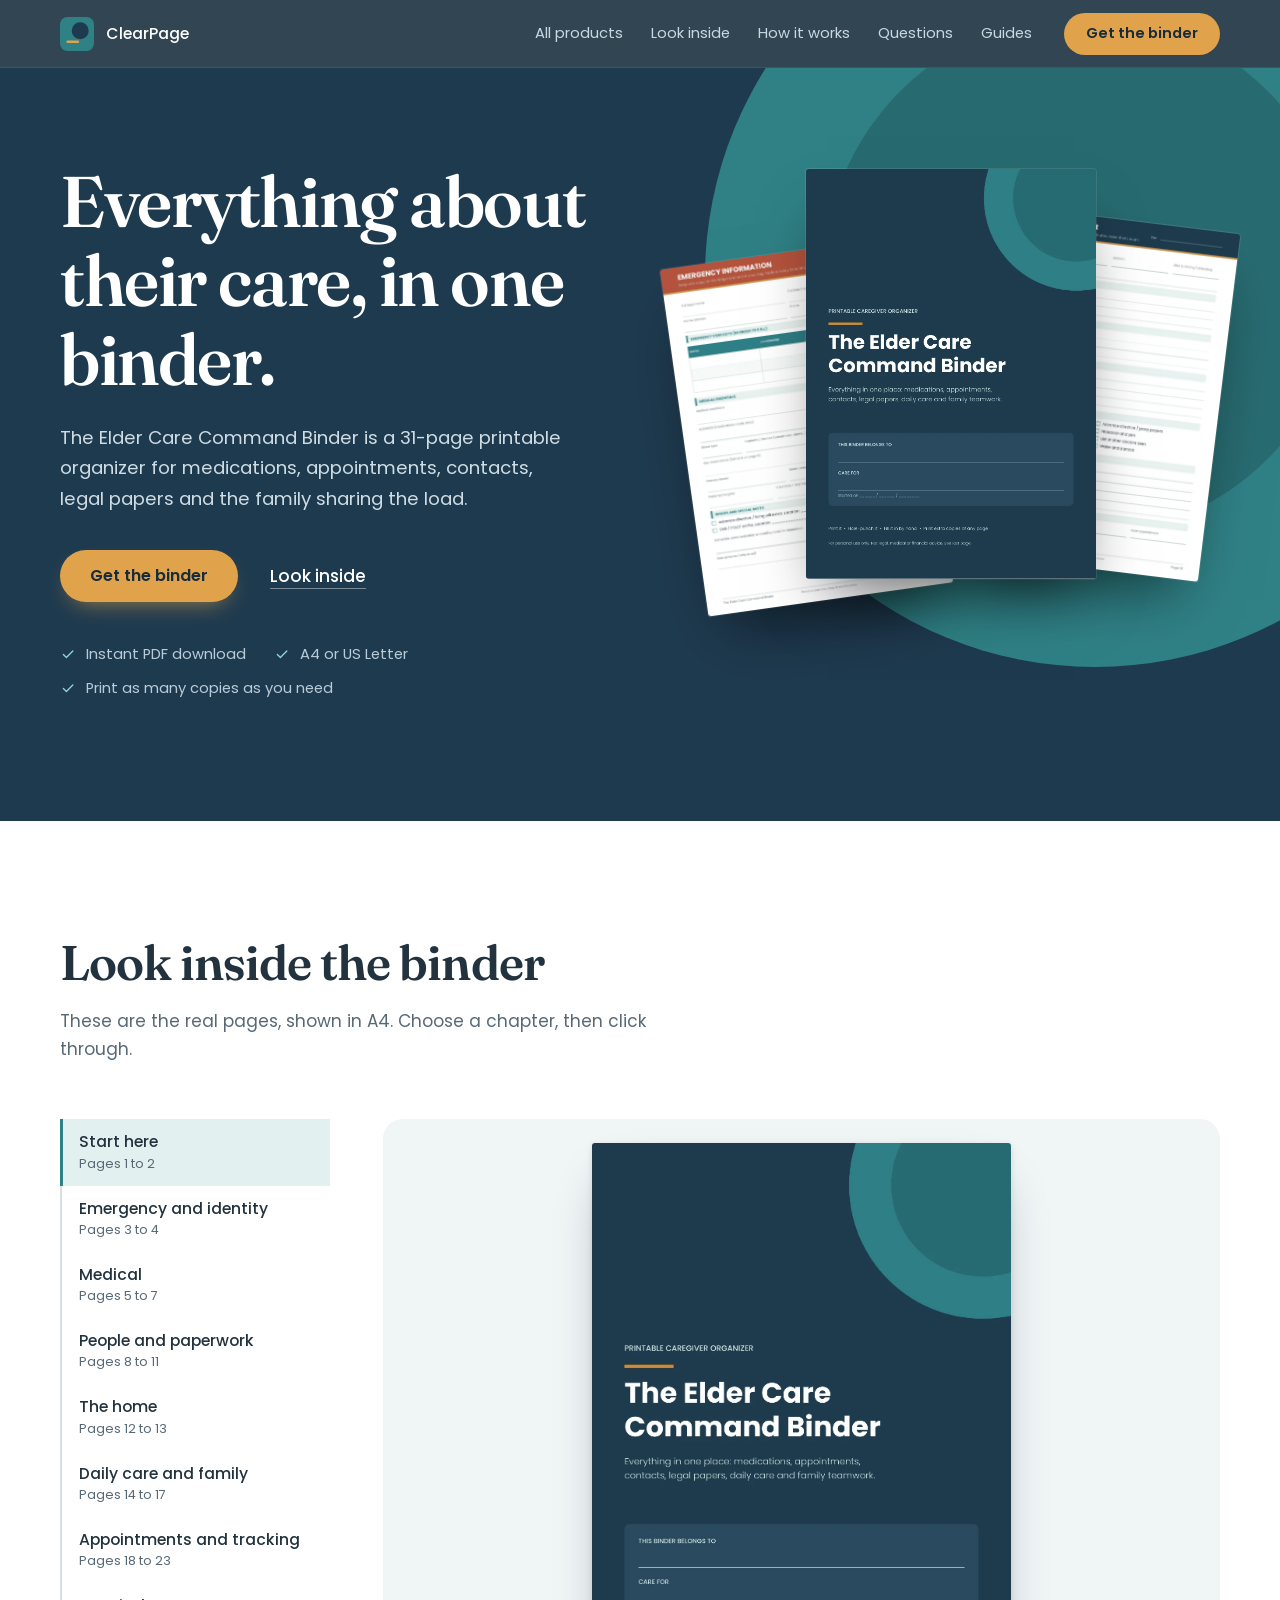
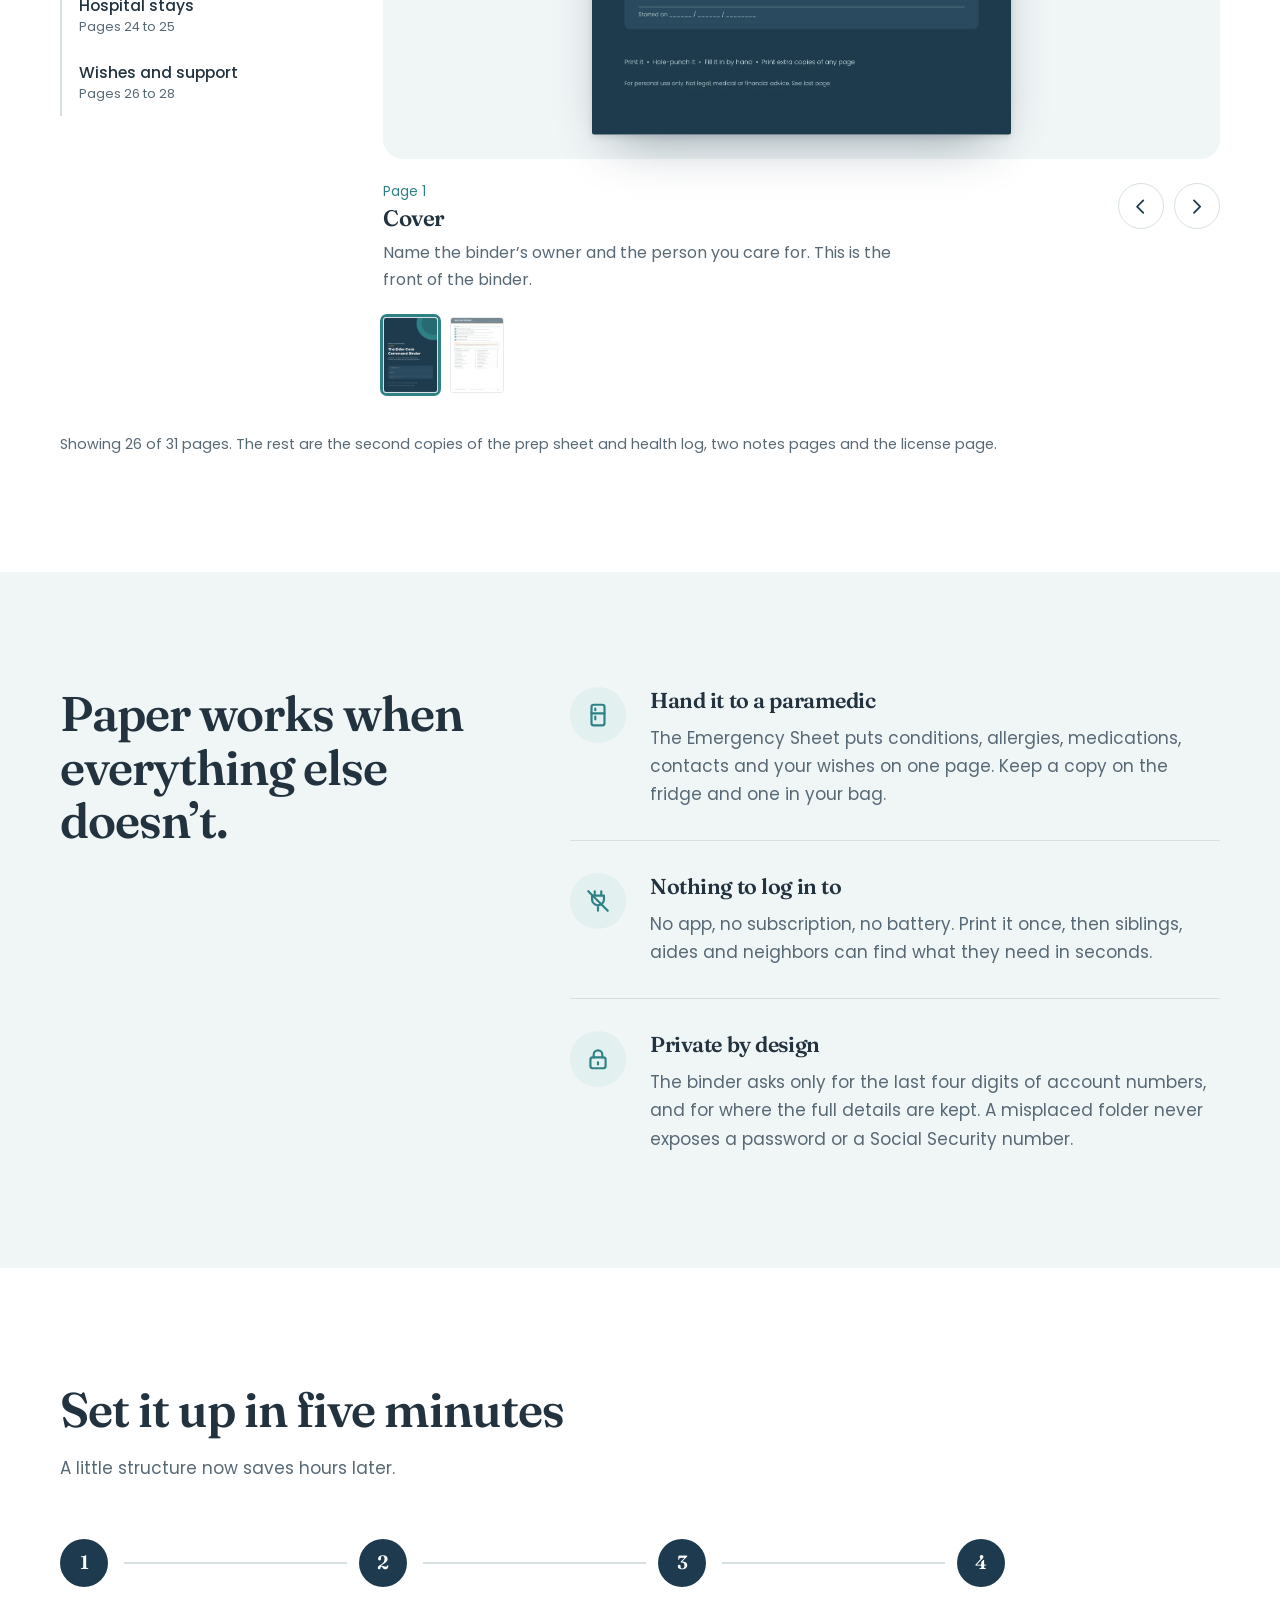
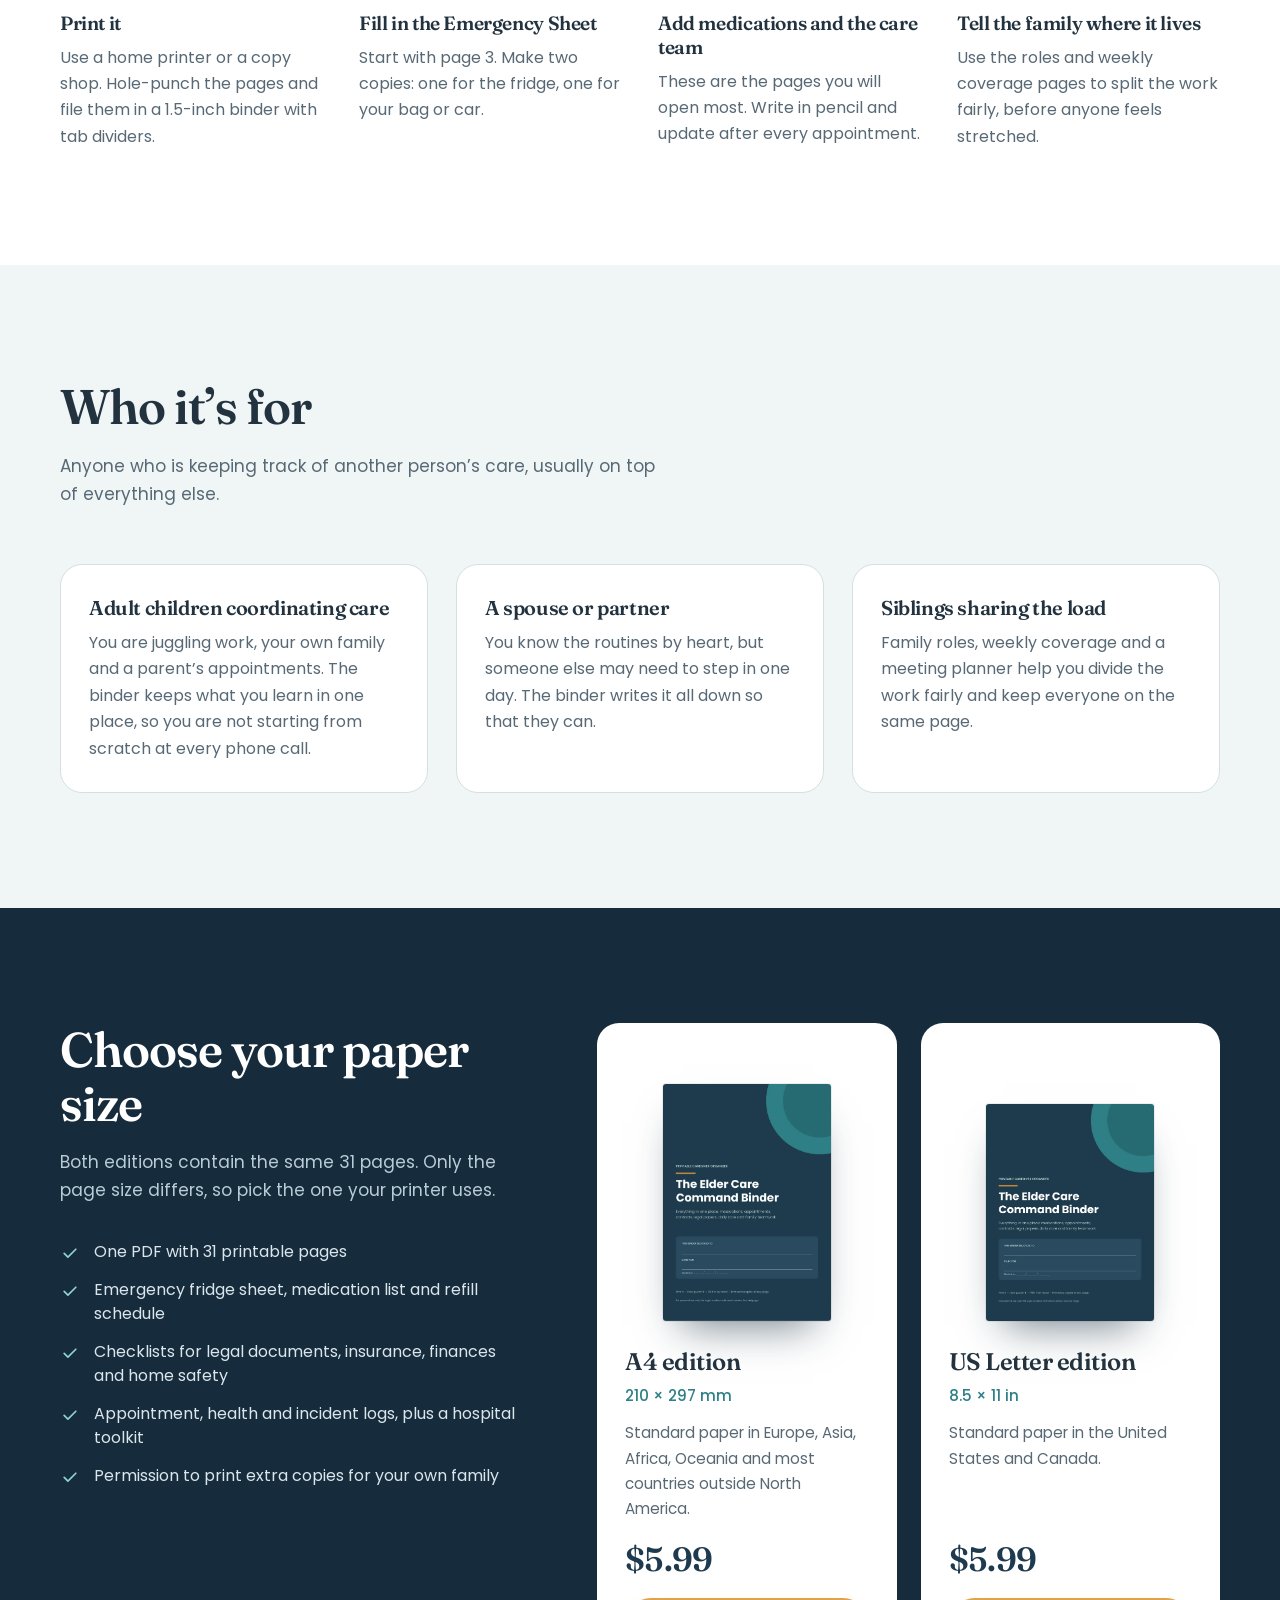
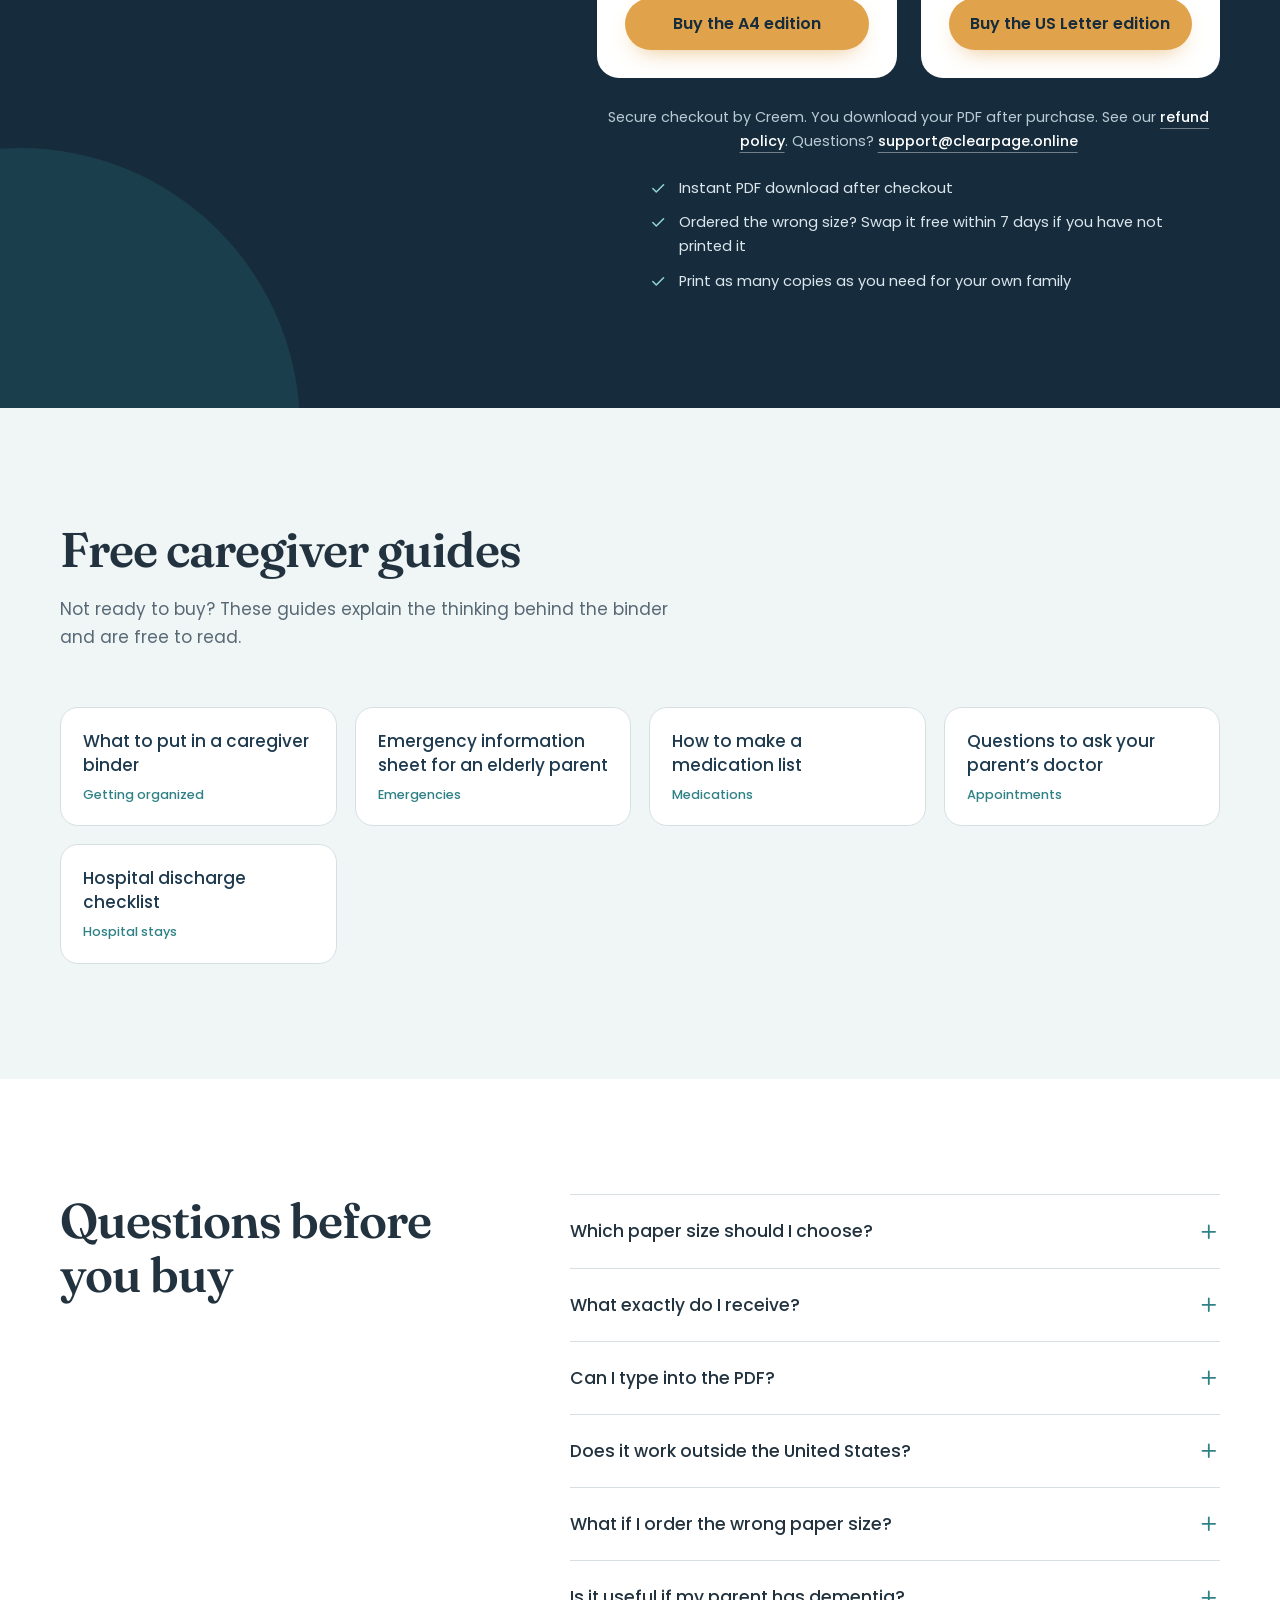
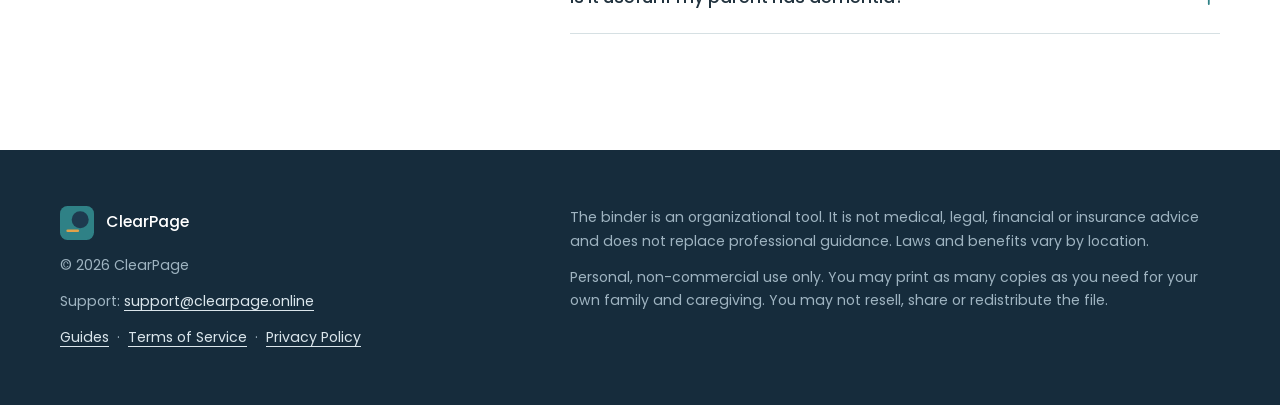
<file: elder-care-command-binder.html>
<!DOCTYPE html>
<html lang="en">
<head>
<meta charset="utf-8">
<meta name="viewport" content="width=device-width, initial-scale=1">
<title>The Elder Care Command Binder | Printable caregiver organizer</title>
<meta name="description" content="A 31-page printable organizer for medications, appointments, contacts, legal papers and daily care. Instant PDF in A4 or US Letter.">
<meta name="theme-color" content="#1e3a4f">
<link rel="canonical" href="https://clearpage.online/elder-care-command-binder">
<meta property="og:type" content="website">
<meta property="og:site_name" content="ClearPage">
<meta property="og:url" content="https://clearpage.online/elder-care-command-binder">
<meta property="og:title" content="The Elder Care Command Binder">
<meta property="og:description" content="Everything about their care, in one printable binder. 31 pages, A4 and US Letter.">
<meta property="og:image" content="https://clearpage.online/assets/og-image.png">
<meta property="og:image:width" content="1200">
<meta property="og:image:height" content="630">
<meta property="og:image:alt" content="ClearPage: Everything about their care, in one binder.">
<meta name="twitter:card" content="summary_large_image">
<meta name="twitter:title" content="The Elder Care Command Binder">
<meta name="twitter:description" content="Everything about their care, in one printable binder. 31 pages, A4 and US Letter.">
<meta name="twitter:image" content="https://clearpage.online/assets/og-image.png">

<script type="application/ld+json">
{
  "@context": "https://schema.org",
  "@graph": [
    {
      "@type": "Product",
      "name": "The Elder Care Command Binder",
      "description": "A 31-page printable organizer for medications, appointments, contacts, legal papers and daily care. Instant PDF download in A4 or US Letter.",
      "image": [
        "https://clearpage.online/assets/cover-a4.webp",
        "https://clearpage.online/assets/cover-letter.webp"
      ],
      "brand": {
        "@type": "Brand",
        "name": "ClearPage"
      },
      "category": "Printable organizers",
      "url": "https://clearpage.online/elder-care-command-binder",
      "offers": [
        {
          "@type": "Offer",
          "name": "A4 edition (210 × 297 mm)",
          "price": "5.99",
          "priceCurrency": "USD",
          "availability": "https://schema.org/InStock",
          "url": "https://clearpage.online/elder-care-command-binder#buy"
        },
        {
          "@type": "Offer",
          "name": "US Letter edition (8.5 × 11 in)",
          "price": "5.99",
          "priceCurrency": "USD",
          "availability": "https://schema.org/InStock",
          "url": "https://clearpage.online/elder-care-command-binder#buy"
        }
      ]
    },
    {
      "@type": "FAQPage",
      "mainEntity": [
        {
          "@type": "Question",
          "name": "Which paper size should I choose?",
          "acceptedAnswer": {
            "@type": "Answer",
            "text": "Choose the size your printer uses. A4 (210 × 297 mm) is standard across Europe, Asia, Africa and Oceania. US Letter (8.5 × 11 in) is standard in the United States and Canada. The content is identical."
          }
        },
        {
          "@type": "Question",
          "name": "What exactly do I receive?",
          "acceptedAnswer": {
            "@type": "Answer",
            "text": "One PDF of 31 pages in the size you choose. Print it at home or at a copy shop, and print extra copies of any page whenever you need them."
          }
        },
        {
          "@type": "Question",
          "name": "Can I type into the PDF?",
          "acceptedAnswer": {
            "@type": "Answer",
            "text": "It is designed to be filled in by hand, ideally in pencil so entries are easy to update. The pages are not fillable forms, but you can print a fresh copy of any page when one fills up."
          }
        },
        {
          "@type": "Question",
          "name": "Does it work outside the United States?",
          "acceptedAnswer": {
            "@type": "Answer",
            "text": "Nearly every page does: medications, contacts, appointments, daily care, home and family pages work anywhere. The insurance pages, the legal checklist and the Helpful Resources page mention US programs and helplines such as Medicare and the Eldercare Locator, and leave space for your own local numbers."
          }
        },
        {
          "@type": "Question",
          "name": "Is it useful if my parent has dementia?",
          "acceptedAnswer": {
            "@type": "Answer",
            "text": "It includes prompts for it: notes for emergency responders on memory and communication, a wandering and memory section in the home safety checklist, and a reminder to tell hospital staff about dementia and delirium risk. It is an organizer, not a care program."
          }
        },
        {
          "@type": "Question",
          "name": "What if I order the wrong paper size?",
          "acceptedAnswer": {
            "@type": "Answer",
            "text": "If you have not printed it yet, email support within 7 days of purchase and we will swap it for the other edition at no charge. See the refund policy for the full details."
          }
        }
      ]
    },
    {
      "@type": "BreadcrumbList",
      "itemListElement": [
        {
          "@type": "ListItem",
          "position": 1,
          "name": "Home",
          "item": "https://clearpage.online/"
        },
        {
          "@type": "ListItem",
          "position": 2,
          "name": "The Elder Care Command Binder",
          "item": "https://clearpage.online/elder-care-command-binder"
        }
      ]
    }
  ]
}
</script>

<link rel="icon" href="/favicon.ico" sizes="48x48">
<link rel="icon" href="/favicon.svg" type="image/svg+xml">
<link rel="apple-touch-icon" href="/apple-touch-icon.png">
<script>
(function(){var p=location.pathname;if(/\.html$/.test(p)){history.replaceState(null,"",p.replace(/index\.html$/,"").replace(/\.html$/,"")+location.search+location.hash)}})();
</script>
<link rel="preconnect" href="https://fonts.googleapis.com">
<link rel="preconnect" href="https://fonts.gstatic.com" crossorigin>
<link href="https://fonts.googleapis.com/css2?family=Fraunces:opsz,wght@9..144,500;9..144,600&family=Poppins:wght@300;400;500;600&display=swap" rel="stylesheet">

<style>
:root{
  --ink:#1e3a4f;
  --ink-deep:#162c3c;
  --teal:#2f8186;
  --teal-deep:#276b70;
  --teal-soft:#e3f0f0;
  --teal-glow:#8fd3d2;
  --amber:#e0a24a;
  --amber-hover:#ebb560;
  --mist:#f0f5f6;
  --text:#22333f;
  --muted:#586976;
  --line:#d6e0e3;
  --serif:"Fraunces",Georgia,"Times New Roman",serif;
  --sans:"Poppins",system-ui,-apple-system,"Segoe UI",Roboto,sans-serif;
  --header-h:68px;
}
*,*::before,*::after{box-sizing:border-box}
html{scroll-behavior:smooth;-webkit-text-size-adjust:100%}
body{margin:0;font-family:var(--sans);font-size:1.0625rem;line-height:1.65;color:var(--text);background:#fff;-webkit-font-smoothing:antialiased}
img{max-width:100%;display:block}
h1,h2,h3,p,ul,ol{margin:0}
ul,ol{padding:0;list-style:none}
button{font:inherit;color:inherit}
[hidden]{display:none!important}
section[id]{scroll-margin-top:var(--header-h)}
:focus-visible{outline:3px solid var(--amber);outline-offset:3px}

.wrap{width:min(1160px,100% - 48px);margin-inline:auto}
.sec{padding:clamp(72px,9vw,128px) 0}
.sec-mist{background:var(--mist)}
.sec-dark{background:var(--ink-deep);color:#fff}

h1,h2,h3{font-family:var(--serif);font-weight:600;letter-spacing:-.02em;line-height:1.1;font-optical-sizing:auto}
h2{font-size:clamp(2rem,3.8vw,3.1rem)}
h3{font-size:1.35rem;line-height:1.25}
.lede{color:var(--muted);max-width:56ch;margin-top:18px}
.sec-dark .lede{color:#b9cbd6}
.sec-head{margin-bottom:clamp(36px,5vw,56px)}

.icon{width:1.25em;height:1.25em;flex:none;fill:none;stroke:currentColor;stroke-width:2;stroke-linecap:round;stroke-linejoin:round}

/* Buttons */
.btn{display:inline-flex;align-items:center;justify-content:center;gap:10px;min-height:52px;padding:0 30px;border-radius:999px;border:0;background:var(--amber);color:var(--ink-deep);font-weight:600;font-size:1rem;text-decoration:none;cursor:pointer;transition:background .2s,transform .2s,box-shadow .2s;box-shadow:0 10px 24px -12px rgba(224,162,74,.8)}
.btn:hover{background:var(--amber-hover);transform:translateY(-2px)}
.btn-sm{min-height:42px;padding:0 22px;font-size:.9rem;box-shadow:none}
.link{color:#fff;font-weight:500;text-decoration:underline;text-decoration-color:rgba(255,255,255,.4);text-underline-offset:6px;transition:text-decoration-color .2s}
.link:hover{text-decoration-color:var(--amber)}

/* Header */
.site-header{position:sticky;top:0;z-index:50;height:var(--header-h);background:rgba(22,44,60,.88);backdrop-filter:blur(14px);-webkit-backdrop-filter:blur(14px);border-bottom:1px solid rgba(255,255,255,.08)}
.site-header .wrap{height:100%;display:flex;align-items:center;justify-content:space-between;gap:24px}
.brand{display:flex;align-items:center;gap:12px;color:#fff;text-decoration:none;font-weight:500;font-size:.98rem}
.brand svg{width:34px;height:34px}
.nav{display:flex;align-items:center;gap:32px}
.nav-links{display:flex;gap:28px}
.nav-links a{color:#c9d8e0;text-decoration:none;font-size:.92rem;transition:color .2s}
.nav-links a:hover{color:#fff}

/* Hero */
.hero{position:relative;overflow:hidden;background:var(--ink);color:#fff;padding:clamp(48px,7vw,96px) 0 clamp(72px,9vw,120px)}
.hero::before,.hero::after{content:"";position:absolute;border-radius:50%}
.hero::before{width:min(80vw,780px);aspect-ratio:1;right:-16vw;top:-24%;background:var(--teal)}
.hero::after{width:min(54vw,520px);aspect-ratio:1;right:-5vw;top:-7%;background:var(--teal-deep)}
.hero-grid{position:relative;z-index:1;display:grid;grid-template-columns:1.02fr .98fr;gap:clamp(32px,5vw,72px);align-items:center}
.hero h1{font-size:clamp(2.7rem,5.6vw,4.7rem);font-weight:600}
.hero .lede{color:#cfdce4;font-size:1.15rem;max-width:46ch;margin-top:24px}
.hero-actions{display:flex;flex-wrap:wrap;align-items:center;gap:20px 32px;margin-top:36px}
.facts{display:flex;flex-wrap:wrap;gap:10px 28px;margin-top:40px;font-size:.92rem;color:#b9cbd6}
.facts li{display:flex;align-items:center;gap:10px}
.facts .icon{color:var(--teal-glow);width:1.1em;height:1.1em}

.fan{--mx:0;--my:0;position:relative;width:100%;max-width:560px;margin-inline:auto;aspect-ratio:1/1.02}
.layer{position:absolute;transition:transform .5s cubic-bezier(.2,.7,.2,1);transform:translate3d(calc(var(--mx)*var(--d)*1px),calc(var(--my)*var(--d)*1px),0)}
.layer img{width:100%;height:auto;border-radius:3px;box-shadow:0 34px 60px -22px rgba(0,0,0,.6),0 0 0 1px rgba(255,255,255,.1)}
.sheet{--r:0deg;transform:rotate(var(--r));animation:deal 1s cubic-bezier(.2,.8,.2,1) both;animation-delay:var(--delay)}
@keyframes deal{from{opacity:0;transform:translate(var(--fx),56px) rotate(0deg) scale(.94)}}
.layer-left{--d:10;left:0;top:17%;width:46%;z-index:1}
.layer-left .sheet{--r:-8deg;--fx:48%;--delay:.35s}
.layer-right{--d:18;right:0;top:11%;width:46%;z-index:2}
.layer-right .sheet{--r:7deg;--fx:-48%;--delay:.5s}
.layer-center{--d:30;left:23%;top:2%;width:54%;z-index:3}
.layer-center .sheet{--delay:.1s;--fx:0%}

/* Look inside */
.viewer{display:grid;grid-template-columns:272px minmax(0,1fr);gap:clamp(28px,4vw,56px);align-items:start}
.chapters{display:flex;flex-direction:column;border-left:2px solid var(--line)}
.chapter{display:block;width:100%;text-align:left;background:none;border:0;border-left:3px solid transparent;margin-left:-2px;padding:12px 16px;cursor:pointer;transition:background .2s,border-color .2s}
.chapter:hover{background:var(--mist)}
.chapter[aria-current="true"]{border-left-color:var(--teal);background:var(--teal-soft)}
.chapter b{display:block;font-weight:500;font-size:.98rem;line-height:1.35}
.chapter small{display:block;color:var(--muted);font-size:.8rem}
.stage{--sh:clamp(380px,56vw,640px);position:relative;display:grid;place-items:center;height:var(--sh);padding:24px;background:var(--mist);border-radius:20px;outline-offset:4px}
.paper img{width:auto;height:auto;max-width:100%;max-height:calc(var(--sh) - 48px);background:#fff;border-radius:3px;box-shadow:0 24px 50px -22px rgba(22,44,60,.45),0 2px 6px rgba(22,44,60,.12);transition:opacity .18s ease}
.paper img.swap{opacity:0}
.caption{display:flex;justify-content:space-between;align-items:flex-start;gap:24px;margin-top:24px}
.caption h3{font-size:1.4rem}
.caption h3 span{display:block;font-family:var(--sans);font-weight:400;font-size:.85rem;letter-spacing:0;color:var(--teal);margin-bottom:4px}
.caption p{color:var(--muted);margin-top:8px;max-width:52ch;font-size:1rem}
.ctrl{display:flex;gap:10px;flex:none}
.ctrl button{width:46px;height:46px;border-radius:50%;border:1.5px solid var(--line);background:#fff;display:grid;place-items:center;cursor:pointer;color:var(--ink);transition:background .2s,border-color .2s,color .2s}
.ctrl button:hover{background:var(--ink);border-color:var(--ink);color:#fff}
.thumbs{display:flex;flex-wrap:wrap;gap:12px;margin-top:24px}
.thumb{padding:0;border:0;background:none;cursor:pointer;border-radius:4px;opacity:.6;transition:opacity .2s,box-shadow .2s}
.thumb:hover{opacity:1}
.thumb[aria-current="true"]{opacity:1;box-shadow:0 0 0 3px var(--teal)}
.thumb img{height:76px;width:auto;border-radius:3px;border:1px solid var(--line);background:#fff}
.viewer-note{margin-top:40px;font-size:.9rem;color:var(--muted)}

/* Why paper */
.why{display:grid;grid-template-columns:minmax(0,.8fr) minmax(0,1.2fr);gap:clamp(32px,6vw,96px);align-items:start}
.why h2{position:sticky;top:calc(var(--header-h) + 32px)}
.why-list li{display:grid;grid-template-columns:56px 1fr;gap:24px;padding:32px 0;border-top:1px solid var(--line)}
.why-list li:first-child{padding-top:0;border-top:0}
.why-list li:last-child{padding-bottom:0}
.why-icon{width:56px;height:56px;border-radius:50%;background:var(--teal-soft);color:var(--teal);display:grid;place-items:center}
.why-icon .icon{width:26px;height:26px}
.why-list p{color:var(--muted);margin-top:10px;max-width:54ch}

/* Setup steps */
.steps{display:grid;grid-template-columns:repeat(4,1fr);gap:36px}
.steps li{position:relative}
.steps li:not(:last-child)::after{content:"";position:absolute;left:64px;right:-24px;top:23px;height:2px;background:var(--line)}
.step-n{position:relative;z-index:1;width:48px;height:48px;border-radius:50%;background:var(--ink);color:#fff;display:grid;place-items:center;font-family:var(--serif);font-weight:600;font-size:1.2rem}
.steps h3{font-size:1.2rem;margin-top:24px}
.steps p{color:var(--muted);margin-top:10px;font-size:1rem}

/* Buy */
.buy{position:relative;overflow:hidden}
.buy::before{content:"";position:absolute;width:560px;aspect-ratio:1;border-radius:50%;left:-260px;bottom:-300px;background:var(--teal);opacity:.22}
.buy-grid{position:relative;display:grid;grid-template-columns:minmax(0,.85fr) minmax(0,1.15fr);gap:clamp(40px,6vw,88px);align-items:start}
.included{margin-top:36px;display:grid;gap:14px}
.included li{display:flex;gap:14px;color:#dbe6ec;font-size:1rem;line-height:1.5}
.included .icon{color:var(--teal-glow);margin-top:3px}
.cards{display:grid;grid-template-columns:1fr 1fr;gap:24px}
.card{display:flex;flex-direction:column;background:#fff;color:var(--text);border-radius:22px;padding:30px 28px 28px}
.card-cover{display:flex;align-items:flex-end;justify-content:center;height:268px;margin-bottom:26px}
.card-cover img{width:168px;height:auto;border-radius:3px;box-shadow:0 22px 40px -18px rgba(22,44,60,.6),0 0 0 1px rgba(22,44,60,.08)}
.card h3{font-size:1.5rem}
.card .size{font-weight:500;color:var(--teal);font-size:.95rem;margin-top:6px}
.card .for{color:var(--muted);font-size:.95rem;margin-top:12px;flex:1}
.price{font-family:var(--serif);font-weight:600;font-size:2.1rem;letter-spacing:-.02em;color:var(--ink);margin-top:22px;line-height:1}
.card .btn{margin-top:22px;width:100%;padding:0 14px;text-align:center;line-height:1.25}
.checkout-note{margin-top:28px;text-align:center;font-size:.9rem;color:#b9cbd6}

/* FAQ */
.faq{display:grid;grid-template-columns:minmax(0,.8fr) minmax(0,1.2fr);gap:clamp(32px,6vw,96px);align-items:start}
.faq-list{border-bottom:1px solid var(--line)}
.faq details{border-top:1px solid var(--line)}
.faq summary{display:flex;justify-content:space-between;align-items:center;gap:24px;padding:24px 0;cursor:pointer;list-style:none;font-weight:500;font-size:1.08rem;line-height:1.4}
.faq summary::-webkit-details-marker{display:none}
.faq summary .icon{color:var(--teal);transition:transform .25s}
.faq details[open] summary .icon{transform:rotate(45deg)}
.faq details p{padding:0 48px 26px 0;color:var(--muted)}

/* Footer */
.site-footer{background:var(--ink-deep);color:#9fb4c1;padding:56px 0;font-size:.88rem;line-height:1.7}
.footer-grid{display:grid;grid-template-columns:minmax(0,.8fr) minmax(0,1.2fr);gap:clamp(32px,6vw,96px)}
.site-footer .brand{margin-bottom:14px}
.site-footer p+p{margin-top:12px}
.foot-link{color:#dbe6ec;text-underline-offset:4px}
.foot-link:hover{color:#fff}

/* Responsive */
@media (max-width:960px){
  .nav-links{display:none}
  .hero-grid,.why,.faq,.buy-grid,.footer-grid{grid-template-columns:1fr}
  .hero::before{right:-34vw;top:-8%}
  .hero::after{right:-18vw;top:6%}
  .why h2{position:static}
  .steps{grid-template-columns:1fr 1fr;gap:44px 32px}
  .steps li::after{display:none}
  .viewer{grid-template-columns:1fr}
  .chapters{flex-direction:row;overflow-x:auto;border-left:0;gap:8px;padding-bottom:6px;scrollbar-width:thin}
  .chapter{width:auto;flex:none;border:1.5px solid var(--line);border-radius:999px;margin:0;padding:9px 18px;white-space:nowrap}
  .chapter small{display:none}
  .chapter[aria-current="true"]{border-color:var(--teal)}
}
@media (max-width:560px){
  body{font-size:1rem}
  .wrap{width:min(1160px,100% - 40px)}
  .brand span{display:none}
  .steps{grid-template-columns:1fr}
  .cards{grid-template-columns:1fr}
  .caption{flex-direction:column}
  .why-list li{grid-template-columns:44px 1fr;gap:18px}
  .why-icon{width:44px;height:44px}
  .why-icon .icon{width:22px;height:22px}
  .faq details p{padding-right:0}
}
/* Who it's for, guides, assurance row, sticky bar */
.who{display:grid;grid-template-columns:repeat(3,1fr);gap:28px}
.who li{background:#fff;border:1px solid var(--line);border-radius:22px;padding:30px 28px}
.who h3{font-size:1.25rem}
.who p{color:var(--muted);margin-top:10px;font-size:1rem}
.assure{margin:22px auto 0;display:grid;gap:10px;max-width:520px;font-size:.92rem;color:#dbe6ec}
.assure li{display:flex;gap:12px;align-items:flex-start}
.assure .icon{color:var(--teal-glow);margin-top:3px}
.link-dark{color:var(--teal-deep);text-underline-offset:3px}
.guide-links{display:grid;grid-template-columns:repeat(auto-fill,minmax(220px,1fr));gap:18px}
.guide-links a{display:block;background:#fff;border:1px solid var(--line);border-radius:18px;padding:22px;text-decoration:none;color:var(--ink);font-weight:500;line-height:1.4;transition:transform .2s,box-shadow .2s,border-color .2s}
.guide-links a:hover{transform:translateY(-3px);border-color:var(--teal);box-shadow:0 18px 30px -22px rgba(22,44,60,.5)}
.guide-links small{display:block;margin-top:8px;color:var(--teal);font-weight:500;font-size:.8rem}
.sticky-cta{position:fixed;left:0;right:0;bottom:0;z-index:60;display:none;align-items:center;justify-content:space-between;gap:16px;padding:12px 20px calc(12px + env(safe-area-inset-bottom));background:rgba(22,44,60,.96);color:#fff;border-top:1px solid rgba(255,255,255,.12);visibility:hidden;transform:translateY(110%);transition:transform .3s,visibility .3s}
.sticky-cta.show{visibility:visible;transform:none}
.sticky-cta span{font-size:.85rem;line-height:1.3;min-width:0}
.sticky-cta b{display:block;font-weight:500}
.sticky-cta .btn{flex:none;white-space:nowrap}
@media (max-width:960px){
  .who{grid-template-columns:1fr}
  .sticky-cta{display:flex}
  .site-footer{padding-bottom:96px}
}
@media (prefers-reduced-motion:reduce){.guide-links a,.sticky-cta{transition:none}}
@media (prefers-reduced-motion:reduce){
  html{scroll-behavior:auto}
  .sheet{animation:none}
  .layer,.paper img,.btn,.faq summary .icon{transition:none}
}
</style>
</head>

<body>

<svg width="0" height="0" style="position:absolute" aria-hidden="true" focusable="false">
  <symbol id="i-check" viewBox="0 0 24 24"><path d="M5 12.5l4.5 4.5L19 7.5"/></symbol>
  <symbol id="i-prev" viewBox="0 0 24 24"><path d="M15 5l-7 7 7 7"/></symbol>
  <symbol id="i-next" viewBox="0 0 24 24"><path d="M9 5l7 7-7 7"/></symbol>
  <symbol id="i-plus" viewBox="0 0 24 24"><path d="M12 5v14M5 12h14"/></symbol>
  <symbol id="i-fridge" viewBox="0 0 24 24"><rect x="6" y="2.5" width="12" height="19" rx="2"/><path d="M6 10.5h12M9.5 6v1.5M9.5 13.5V16"/></symbol>
  <symbol id="i-plug" viewBox="0 0 24 24"><path d="M9 3v4M15 3v4M6.5 7h11v3.5a5.5 5.5 0 0 1-11 0V7zM12 16v5"/><path d="M3 3l18 18" /></symbol>
  <symbol id="i-lock" viewBox="0 0 24 24"><rect x="5" y="10.5" width="14" height="10" rx="2"/><path d="M8 10.5V8a4 4 0 0 1 8 0v2.5M12 15v2"/></symbol>
</svg>

<header class="site-header">
  <div class="wrap">
    <a class="brand" href="/" aria-label="ClearPage home">
      <svg viewBox="0 0 64 64" aria-hidden="true"><rect width="64" height="64" rx="14" fill="#2f8186"/><circle cx="38" cy="26" r="16" fill="#1e3a4f"/><rect x="12" y="44" width="24" height="5" rx="2.5" fill="#e0a24a"/></svg>
      <span>ClearPage</span>
    </a>
    <nav class="nav" aria-label="Main">
      <div class="nav-links">
        <a href="/">All products</a>
        <a href="#inside">Look inside</a>
        <a href="#setup">How it works</a>
        <a href="#faq">Questions</a>
        <a href="/guides/">Guides</a>
      </div>
      <a class="btn btn-sm" href="#buy">Get the binder</a>
    </nav>
  </div>
</header>

<main id="top">

  <!-- Hero -->
  <section class="hero">
    <div class="wrap hero-grid">
      <div>
        <h1>Everything about their care, in one binder.</h1>
        <p class="lede">The Elder Care Command Binder is a 31-page printable organizer for medications, appointments, contacts, legal papers and the family sharing the load.</p>
        <div class="hero-actions">
          <a class="btn" href="#buy">Get the binder</a>
          <a class="link" href="#inside">Look inside</a>
        </div>
        <ul class="facts">
          <li><svg class="icon" aria-hidden="true"><use href="#i-check"/></svg>Instant PDF download</li>
          <li><svg class="icon" aria-hidden="true"><use href="#i-check"/></svg>A4 or US Letter</li>
          <li><svg class="icon" aria-hidden="true"><use href="#i-check"/></svg>Print as many copies as you need</li>
        </ul>
      </div>

      <div class="fan" id="fan">
        <div class="layer layer-left"><div class="sheet"><img src="assets/pages/p03.webp" width="1075" height="1521" alt="Emergency information page with a red header, for the fridge"></div></div>
        <div class="layer layer-right"><div class="sheet"><img src="assets/pages/p18.webp" width="1075" height="1521" alt="Appointment prep sheet"></div></div>
        <div class="layer layer-center"><div class="sheet"><img src="assets/pages/p01.webp" width="1075" height="1521" alt="Cover of The Elder Care Command Binder" fetchpriority="high"></div></div>
      </div>
    </div>
  </section>

  <!-- Look inside -->
  <section class="sec" id="inside">
    <div class="wrap">
      <div class="sec-head">
        <h2>Look inside the binder</h2>
        <p class="lede">These are the real pages, shown in A4. Choose a chapter, then click through.</p>
      </div>

      <div class="viewer">
        <nav class="chapters" id="chapters" aria-label="Binder chapters"></nav>
        <div>
          <div class="stage" id="stage" tabindex="0" aria-label="Page preview. Use the left and right arrow keys to change page.">
            <div class="paper"><img id="stageImg" src="assets/pages/p01.webp" width="1075" height="1521" alt="Cover of The Elder Care Command Binder"></div>
          </div>
          <div class="caption">
            <div aria-live="polite">
              <h3 id="capTitle"><span id="capPage">Page 1</span>Cover</h3>
              <p id="capDesc"></p>
            </div>
            <div class="ctrl">
              <button type="button" id="prev" aria-label="Previous page"><svg class="icon" aria-hidden="true"><use href="#i-prev"/></svg></button>
              <button type="button" id="next" aria-label="Next page"><svg class="icon" aria-hidden="true"><use href="#i-next"/></svg></button>
            </div>
          </div>
          <div class="thumbs" id="thumbs"></div>
        </div>
      </div>
      <p class="viewer-note">Showing 26 of 31 pages. The rest are the second copies of the prep sheet and health log, two notes pages and the license page.</p>
    </div>
  </section>

  <!-- Why paper -->
  <section class="sec sec-mist">
    <div class="wrap why">
      <h2>Paper works when everything else doesn&rsquo;t.</h2>
      <ul class="why-list">
        <li>
          <div class="why-icon"><svg class="icon" aria-hidden="true"><use href="#i-fridge"/></svg></div>
          <div>
            <h3>Hand it to a paramedic</h3>
            <p>The Emergency Sheet puts conditions, allergies, medications, contacts and your wishes on one page. Keep a copy on the fridge and one in your bag.</p>
          </div>
        </li>
        <li>
          <div class="why-icon"><svg class="icon" aria-hidden="true"><use href="#i-plug"/></svg></div>
          <div>
            <h3>Nothing to log in to</h3>
            <p>No app, no subscription, no battery. Print it once, then siblings, aides and neighbors can find what they need in seconds.</p>
          </div>
        </li>
        <li>
          <div class="why-icon"><svg class="icon" aria-hidden="true"><use href="#i-lock"/></svg></div>
          <div>
            <h3>Private by design</h3>
            <p>The binder asks only for the last four digits of account numbers, and for where the full details are kept. A misplaced folder never exposes a password or a Social Security number.</p>
          </div>
        </li>
      </ul>
    </div>
  </section>

  <!-- Setup -->
  <section class="sec" id="setup">
    <div class="wrap">
      <div class="sec-head">
        <h2>Set it up in five minutes</h2>
        <p class="lede">A little structure now saves hours later.</p>
      </div>
      <ol class="steps">
        <li>
          <div class="step-n">1</div>
          <h3>Print it</h3>
          <p>Use a home printer or a copy shop. Hole-punch the pages and file them in a 1.5-inch binder with tab dividers.</p>
        </li>
        <li>
          <div class="step-n">2</div>
          <h3>Fill in the Emergency Sheet</h3>
          <p>Start with page 3. Make two copies: one for the fridge, one for your bag or car.</p>
        </li>
        <li>
          <div class="step-n">3</div>
          <h3>Add medications and the care team</h3>
          <p>These are the pages you will open most. Write in pencil and update after every appointment.</p>
        </li>
        <li>
          <div class="step-n">4</div>
          <h3>Tell the family where it lives</h3>
          <p>Use the roles and weekly coverage pages to split the work fairly, before anyone feels stretched.</p>
        </li>
      </ol>
    </div>
  </section>

  <!-- Who it's for -->
  <section class="sec sec-mist" id="who">
    <div class="wrap">
      <div class="sec-head">
        <h2>Who it&rsquo;s for</h2>
        <p class="lede">Anyone who is keeping track of another person&rsquo;s care, usually on top of everything else.</p>
      </div>
      <ul class="who">
        <li>
          <h3>Adult children coordinating care</h3>
          <p>You are juggling work, your own family and a parent&rsquo;s appointments. The binder keeps what you learn in one place, so you are not starting from scratch at every phone call.</p>
        </li>
        <li>
          <h3>A spouse or partner</h3>
          <p>You know the routines by heart, but someone else may need to step in one day. The binder writes it all down so that they can.</p>
        </li>
        <li>
          <h3>Siblings sharing the load</h3>
          <p>Family roles, weekly coverage and a meeting planner help you divide the work fairly and keep everyone on the same page.</p>
        </li>
      </ul>
    </div>
  </section>

  <!-- Buy -->
  <section class="sec sec-dark buy" id="buy">
    <div class="wrap buy-grid">
      <div>
        <h2>Choose your paper size</h2>
        <p class="lede">Both editions contain the same 31 pages. Only the page size differs, so pick the one your printer uses.</p>
        <ul class="included">
          <li><svg class="icon" aria-hidden="true"><use href="#i-check"/></svg>One PDF with 31 printable pages</li>
          <li><svg class="icon" aria-hidden="true"><use href="#i-check"/></svg>Emergency fridge sheet, medication list and refill schedule</li>
          <li><svg class="icon" aria-hidden="true"><use href="#i-check"/></svg>Checklists for legal documents, insurance, finances and home safety</li>
          <li><svg class="icon" aria-hidden="true"><use href="#i-check"/></svg>Appointment, health and incident logs, plus a hospital toolkit</li>
          <li><svg class="icon" aria-hidden="true"><use href="#i-check"/></svg>Permission to print extra copies for your own family</li>
        </ul>
      </div>

      <div>
        <div class="cards">
          <article class="card">
            <div class="card-cover"><img src="assets/cover-a4.webp" width="1075" height="1521" loading="lazy" alt="A4 edition cover"></div>
            <h3>A4 edition</h3>
            <p class="size">210 &times; 297 mm</p>
            <p class="for">Standard paper in Europe, Asia, Africa, Oceania and most countries outside North America.</p>
            <p class="price" data-price="a4">$5.99</p>
            <a class="btn" href="#buy" data-buy="a4">Buy the A4 edition</a>
          </article>
          <article class="card">
            <div class="card-cover"><img src="assets/cover-letter.webp" width="1105" height="1430" loading="lazy" alt="US Letter edition cover"></div>
            <h3>US Letter edition</h3>
            <p class="size">8.5 &times; 11 in</p>
            <p class="for">Standard paper in the United States and Canada.</p>
            <p class="price" data-price="letter">$5.99</p>
            <a class="btn" href="#buy" data-buy="letter">Buy the US Letter edition</a>
          </article>
        </div>
        <p class="checkout-note">Secure checkout by Creem. You download your PDF after purchase. See our <a class="link" href="/terms#refunds">refund policy</a>. Questions? <a class="link" href="mailto:support@clearpage.online">support@clearpage.online</a></p>
        <ul class="assure" aria-label="What to expect">
          <li><svg class="icon" aria-hidden="true"><use href="#i-check"/></svg>Instant PDF download after checkout</li>
          <li><svg class="icon" aria-hidden="true"><use href="#i-check"/></svg>Ordered the wrong size? Swap it free within 7 days if you have not printed it</li>
          <li><svg class="icon" aria-hidden="true"><use href="#i-check"/></svg>Print as many copies as you need for your own family</li>
        </ul>
      </div>
    </div>
  </section>

  <!-- Guides -->
  <section class="sec sec-mist" id="guides">
    <div class="wrap">
      <div class="sec-head">
        <h2>Free caregiver guides</h2>
        <p class="lede">Not ready to buy? These guides explain the thinking behind the binder and are free to read.</p>
      </div>
      <div class="guide-links">
        <a href="/caregiver-binder-what-to-include/">What to put in a caregiver binder<small>Getting organized</small></a>
        <a href="/emergency-information-sheet/">Emergency information sheet for an elderly parent<small>Emergencies</small></a>
        <a href="/medication-list-for-elderly-parent/">How to make a medication list<small>Medications</small></a>
        <a href="/questions-to-ask-your-parents-doctor/">Questions to ask your parent&rsquo;s doctor<small>Appointments</small></a>
        <a href="/hospital-discharge-checklist/">Hospital discharge checklist<small>Hospital stays</small></a>
      </div>
    </div>
  </section>

  <!-- FAQ -->
  <section class="sec" id="faq">
    <div class="wrap faq">
      <h2>Questions before you buy</h2>
      <div class="faq-list">
        <details>
          <summary>Which paper size should I choose?<svg class="icon" aria-hidden="true"><use href="#i-plus"/></svg></summary>
          <p>Choose the size your printer uses. A4 (210 &times; 297 mm) is standard across Europe, Asia, Africa and Oceania. US Letter (8.5 &times; 11 in) is standard in the United States and Canada. The content is identical.</p>
        </details>
        <details>
          <summary>What exactly do I receive?<svg class="icon" aria-hidden="true"><use href="#i-plus"/></svg></summary>
          <p>One PDF of 31 pages in the size you choose. Print it at home or at a copy shop, and print extra copies of any page whenever you need them.</p>
        </details>
        <details>
          <summary>Can I type into the PDF?<svg class="icon" aria-hidden="true"><use href="#i-plus"/></svg></summary>
          <p>It is designed to be filled in by hand, ideally in pencil so entries are easy to update. The pages are not fillable forms, but you can print a fresh copy of any page when one fills up.</p>
        </details>
        <details>
          <summary>Does it work outside the United States?<svg class="icon" aria-hidden="true"><use href="#i-plus"/></svg></summary>
          <p>Nearly every page does: medications, contacts, appointments, daily care, home and family pages work anywhere. The insurance pages, the legal checklist and the Helpful Resources page mention US programs and helplines such as Medicare and the Eldercare Locator, and leave space for your own local numbers.</p>
        </details>
        <details>
          <summary>What if I order the wrong paper size?<svg class="icon" aria-hidden="true"><use href="#i-plus"/></svg></summary>
          <p>If you have not printed it yet, email <a class="link-dark" href="mailto:support@clearpage.online">support@clearpage.online</a> within 7 days of purchase and we will swap it for the other edition at no charge. See the <a class="link-dark" href="/terms#refunds">refund policy</a> for the full details.</p>
        </details>
        <details>
          <summary>Is it useful if my parent has dementia?<svg class="icon" aria-hidden="true"><use href="#i-plus"/></svg></summary>
          <p>It includes prompts for it: notes for emergency responders on memory and communication, a wandering and memory section in the home safety checklist, and a reminder to tell hospital staff about dementia and delirium risk. It is an organizer, not a care program.</p>
        </details>
      </div>
    </div>
  </section>

</main>

<footer class="site-footer">
  <div class="wrap footer-grid">
    <div>
      <a class="brand" href="/">
        <svg viewBox="0 0 64 64" aria-hidden="true"><rect width="64" height="64" rx="14" fill="#2f8186"/><circle cx="38" cy="26" r="16" fill="#1e3a4f"/><rect x="12" y="44" width="24" height="5" rx="2.5" fill="#e0a24a"/></svg>
        <span>ClearPage</span>
      </a>
      <p>&copy; 2026 ClearPage</p>
      <p>Support: <a class="foot-link" href="mailto:support@clearpage.online">support@clearpage.online</a></p>
      <p class="foot-nav"><a class="foot-link" href="/guides/">Guides</a> &nbsp;&middot;&nbsp; <a class="foot-link" href="/terms">Terms of Service</a> &nbsp;&middot;&nbsp; <a class="foot-link" href="/privacy">Privacy Policy</a></p>
    </div>
    <div>
      <p>The binder is an organizational tool. It is not medical, legal, financial or insurance advice and does not replace professional guidance. Laws and benefits vary by location.</p>
      <p>Personal, non-commercial use only. You may print as many copies as you need for your own family and caregiving. You may not resell, share or redistribute the file.</p>
    </div>
  </div>
</footer>

<script>
/* ---------------------------------------------------------------
   STORE SETTINGS: paste your Creem checkout links and prices here.
   Prices must be shown (Creem requires it), e.g. "$12.00".
---------------------------------------------------------------- */
const STORE = {
  a4:     { url: "https://www.creem.io/payment/prod_5bIxN5cGFmxOw00bXDr00m", price: "$5.99" },
  letter: { url: "https://www.creem.io/payment/prod_g0LOdkJDJ9IxFi2JvBth0", price: "$5.99" }
};

(function () {
  "use strict";

  /* Checkout links and prices */
  document.querySelectorAll("[data-buy]").forEach(function (a) {
    var cfg = STORE[a.dataset.buy];
    if (cfg && cfg.url) { a.href = cfg.url; a.rel = "noopener"; }
  });
  document.querySelectorAll("[data-price]").forEach(function (el) {
    var cfg = STORE[el.dataset.price];
    if (cfg && cfg.price) { el.textContent = cfg.price; el.hidden = false; }
  });

  /* Page viewer */
  var PAGES = {
    1:  ["Cover", "Name the binder&rsquo;s owner and the person you care for. This is the front of the binder."],
    2:  ["How to use this binder", "Five setup steps and a contents list, so anyone can find a page quickly."],
    3:  ["Emergency information", "One page for the fridge and one for your bag, with everything paramedics and ER staff ask first."],
    4:  ["Personal information", "Identity, family and the background that helps a new caregiver know the person, not just the patient."],
    5:  ["Medical snapshot", "Conditions, allergies, surgeries and vaccinations, ready to hand to any new doctor."],
    6:  ["Current medications", "Every prescription, over-the-counter drug and supplement, with dose, purpose and prescriber."],
    7:  ["Daily medication schedule and refills", "What is due at each time of day, how many pills are left and when to reorder."],
    8:  ["Care team contacts", "Doctors, specialists, pharmacy and services in one table, with a tip on patient portals."],
    9:  ["Insurance and benefits", "Plan details by last four digits, plus a list of benefits worth looking into."],
    10: ["Legal documents checklist", "Which documents exist, who holds copies and where the originals are kept."],
    11: ["Finances overview", "Accounts and monthly bills at a glance, without writing down full numbers."],
    12: ["Home and household information", "What a stand-in needs to know, even for a day: utilities, shut-offs, neighbors and pets."],
    13: ["Home safety checklist", "A room-by-room walkthrough covering falls, fire, medication safety and emergencies."],
    14: ["Daily care routine", "How a normal day goes, so any helper can keep it familiar."],
    15: ["Weekly care coverage", "A shift grid showing who covers which part of the week, with a backup on call."],
    16: ["Family and care team roles", "Who handles what, agreed in writing before resentment builds."],
    17: ["Family meeting planner", "An agenda, a decisions table and tips for keeping the conversation on track."],
    18: ["Appointment prep sheet", "Concerns, questions and a bring-list for each visit. A second copy is included."],
    20: ["Appointment log", "A running history of every visit and what was decided."],
    21: ["Weekly health log", "Blood pressure, sleep, appetite, mood and pain by day. A second copy is included."],
    23: ["Incident and concern log", "Falls, confusion and ER visits, written down while fresh so patterns show."],
    24: ["Hospital stay toolkit", "A packing list and admission questions, with space for daily updates from the care team."],
    25: ["Hospital discharge planner", "The questions to answer before leaving, and a plan for the first week at home."],
    26: ["What matters most", "A conversation guide for talking about wishes when things are calm."],
    27: ["Caregiver&rsquo;s weekly check-in", "A weekly page for you, with burnout signs to watch for and a respite plan."],
    28: ["Helpful resources", "US helplines and websites, questions for hiring in-home help, and space for local numbers."]
  };
  var CHAPTERS = [
    ["Start here", [1, 2]],
    ["Emergency and identity", [3, 4]],
    ["Medical", [5, 6, 7]],
    ["People and paperwork", [8, 9, 10, 11]],
    ["The home", [12, 13]],
    ["Daily care and family", [14, 15, 16, 17]],
    ["Appointments and tracking", [18, 20, 21, 23]],
    ["Hospital stays", [24, 25]],
    ["Wishes and support", [26, 27, 28]]
  ];
  var LANDSCAPE = { 6: 1, 7: 1, 15: 1, 21: 1, 22: 1 };

  var ORDER = [];
  CHAPTERS.forEach(function (c) { ORDER = ORDER.concat(c[1]); });

  var chaptersEl = document.getElementById("chapters");
  var thumbsEl = document.getElementById("thumbs");
  var stage = document.getElementById("stage");
  var img = document.getElementById("stageImg");
  var capTitle = document.getElementById("capTitle");
  var capDesc = document.getElementById("capDesc");
  var idx = 0;
  var swapTimer;

  function pad(n) { return (n < 10 ? "0" : "") + n; }
  function plain(s) { var d = document.createElement("div"); d.innerHTML = s; return d.textContent; }
  function chapterOf(n) {
    for (var i = 0; i < CHAPTERS.length; i++) { if (CHAPTERS[i][1].indexOf(n) > -1) return i; }
    return 0;
  }

  /* Build chapter buttons */
  CHAPTERS.forEach(function (c, i) {
    var first = c[1][0], last = c[1][c[1].length - 1];
    var b = document.createElement("button");
    b.type = "button";
    b.className = "chapter";
    b.innerHTML = "<b>" + c[0] + "</b><small>" + (first === last ? "Page " + first : "Pages " + first + " to " + last) + "</small>";
    b.addEventListener("click", function () { show(ORDER.indexOf(c[1][0]), true); });
    chaptersEl.appendChild(b);
  });

  function buildThumbs(ci) {
    thumbsEl.innerHTML = "";
    CHAPTERS[ci][1].forEach(function (n) {
      var b = document.createElement("button");
      b.type = "button";
      b.className = "thumb";
      b.setAttribute("aria-label", "Page " + n + ": " + plain(PAGES[n][0]));
      b.dataset.page = n;
      var t = new Image();
      t.src = "assets/thumbs/p" + pad(n) + ".webp";
      t.alt = "";
      t.loading = "lazy";
      t.decoding = "async";
      b.appendChild(t);
      b.addEventListener("click", function () { show(ORDER.indexOf(n), true); });
      thumbsEl.appendChild(b);
    });
  }

  var currentChapter = -1;

  function show(i, animate) {
    if (i < 0) i = ORDER.length - 1;
    if (i >= ORDER.length) i = 0;
    idx = i;
    var n = ORDER[i];
    var ci = chapterOf(n);

    if (ci !== currentChapter) {
      currentChapter = ci;
      buildThumbs(ci);
      Array.prototype.forEach.call(chaptersEl.children, function (el, k) {
        if (k === ci) { el.setAttribute("aria-current", "true"); } else { el.removeAttribute("aria-current"); }
      });
      /* keep the active chapter chip visible on small screens */
      var active = chaptersEl.children[ci];
      if (active && chaptersEl.scrollWidth > chaptersEl.clientWidth) {
        chaptersEl.scrollTo({ left: active.offsetLeft - 16, behavior: "smooth" });
      }
    }
    Array.prototype.forEach.call(thumbsEl.children, function (el) {
      if (Number(el.dataset.page) === n) { el.setAttribute("aria-current", "true"); } else { el.removeAttribute("aria-current"); }
    });

    var src = "assets/pages/p" + pad(n) + ".webp";
    var alt = "Binder page " + n + ": " + plain(PAGES[n][0]);
    var land = !!LANDSCAPE[n];

    function apply() {
      img.width = land ? 1521 : 1075;
      img.height = land ? 1075 : 1521;
      img.alt = alt;
      img.src = src;
    }

    clearTimeout(swapTimer);
    if (animate) {
      img.classList.add("swap");
      swapTimer = setTimeout(apply, 150);
      img.onload = function () { img.classList.remove("swap"); };
    } else {
      apply();
    }

    capTitle.innerHTML = "<span>Page " + n + "</span>" + PAGES[n][0];
    capDesc.innerHTML = PAGES[n][1];

    /* warm the cache for neighbours */
    [ORDER[(i + 1) % ORDER.length], ORDER[(i - 1 + ORDER.length) % ORDER.length]].forEach(function (p) {
      new Image().src = "assets/pages/p" + pad(p) + ".webp";
    });
  }

  document.getElementById("prev").addEventListener("click", function () { show(idx - 1, true); });
  document.getElementById("next").addEventListener("click", function () { show(idx + 1, true); });
  stage.addEventListener("keydown", function (e) {
    if (e.key === "ArrowLeft") { e.preventDefault(); show(idx - 1, true); }
    if (e.key === "ArrowRight") { e.preventDefault(); show(idx + 1, true); }
  });
  show(0, false);

  /* Hero pointer parallax (fine pointers only, motion allowed) */
  var fan = document.getElementById("fan");
  var hero = fan.closest(".hero");
  var canMove = window.matchMedia("(hover: hover) and (pointer: fine)").matches &&
                !window.matchMedia("(prefers-reduced-motion: reduce)").matches;
  if (canMove) {
    var raf = 0;
    hero.addEventListener("pointermove", function (e) {
      if (raf) return;
      raf = requestAnimationFrame(function () {
        var r = hero.getBoundingClientRect();
        fan.style.setProperty("--mx", (((e.clientX - r.left) / r.width) * 2 - 1).toFixed(3));
        fan.style.setProperty("--my", (((e.clientY - r.top) / r.height) * 2 - 1).toFixed(3));
        raf = 0;
      });
    });
    hero.addEventListener("pointerleave", function () {
      fan.style.setProperty("--mx", 0);
      fan.style.setProperty("--my", 0);
    });
  }
})();
</script>
<div class="sticky-cta" id="stickyCta">
  <span><b>The Elder Care Command Binder</b>$5.99 &middot; Instant PDF</span>
  <a class="btn btn-sm" href="#buy">Get the binder</a>
</div>

<script>
(function () {
  var bar = document.getElementById("stickyCta");
  var hero = document.querySelector(".hero");
  var buy = document.getElementById("buy");
  if (!bar || !hero || !buy || !("IntersectionObserver" in window)) return;
  var heroSeen = true, buySeen = false;
  function update() { bar.classList.toggle("show", !heroSeen && !buySeen); }
  new IntersectionObserver(function (e) { heroSeen = e[0].isIntersecting; update(); }).observe(hero);
  new IntersectionObserver(function (e) { buySeen = e[0].isIntersecting; update(); }).observe(buy);
})();
</script>
</body>
</html>
</file>
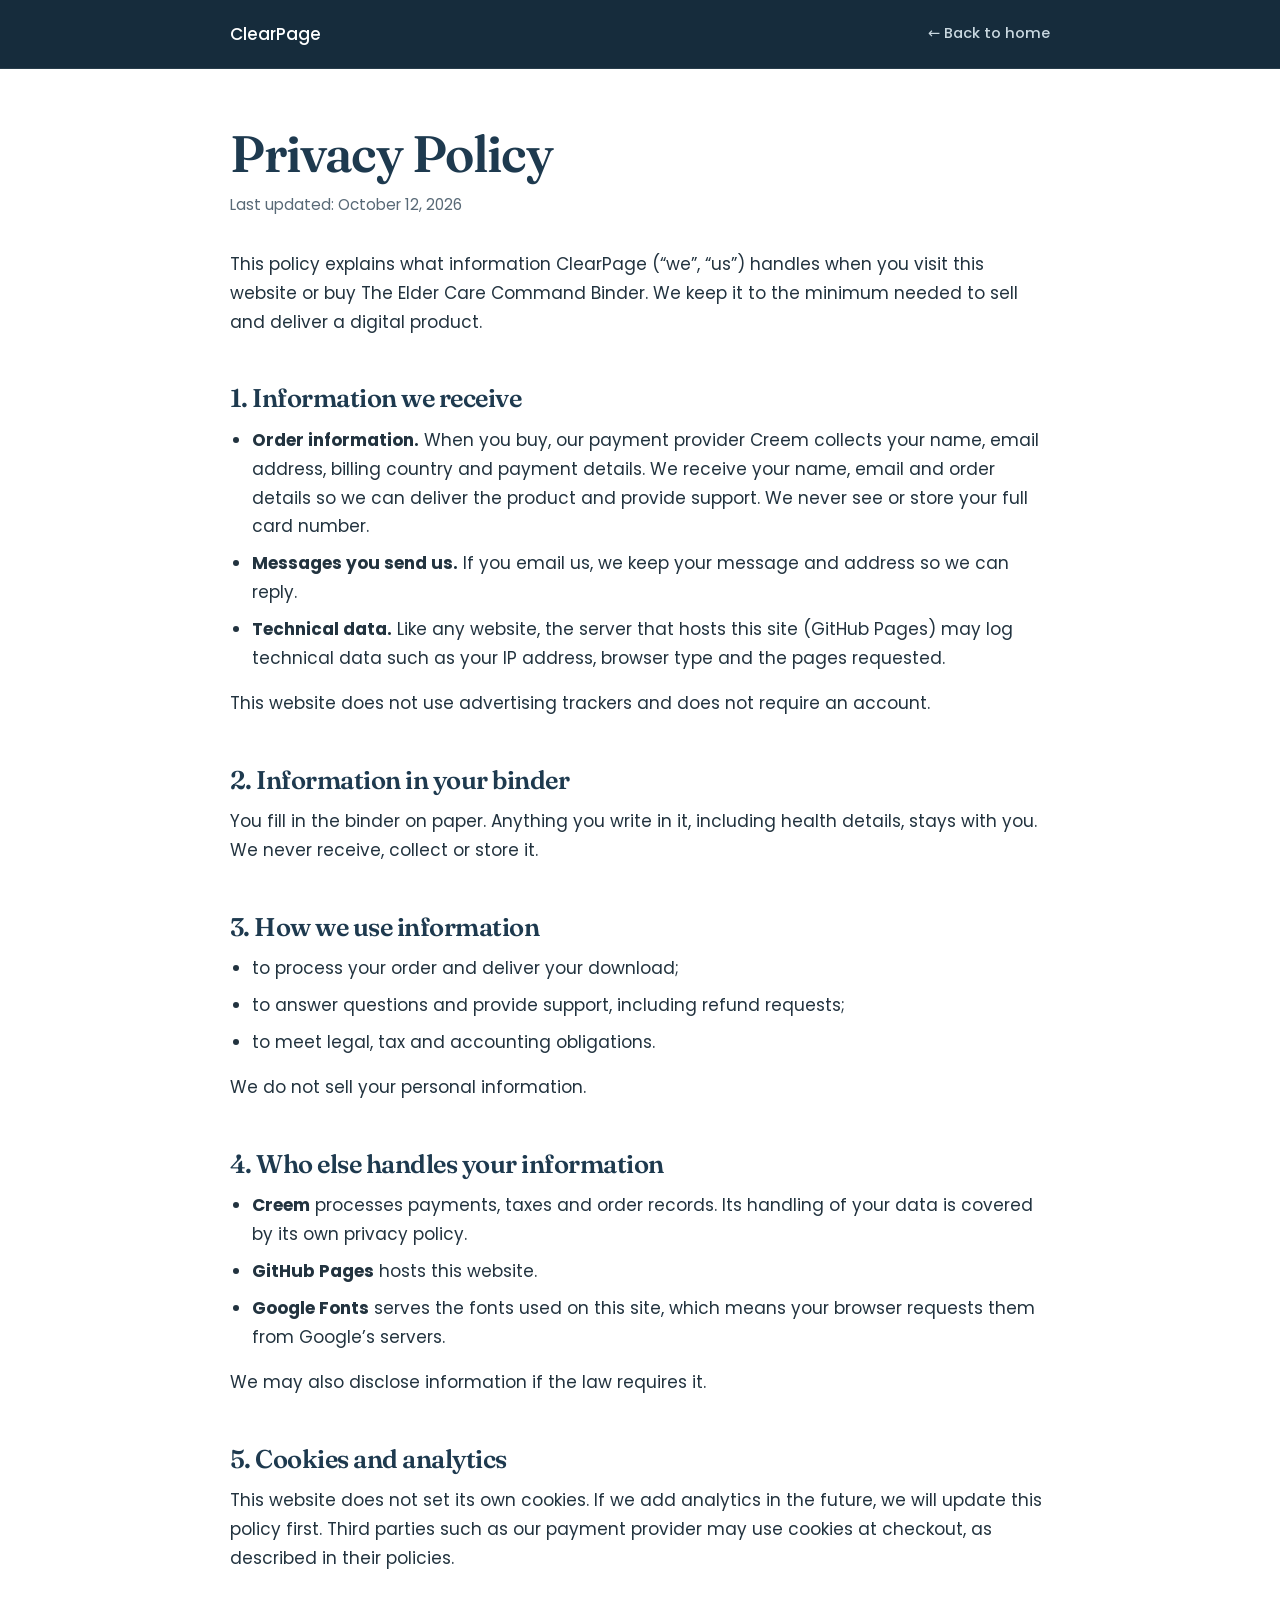
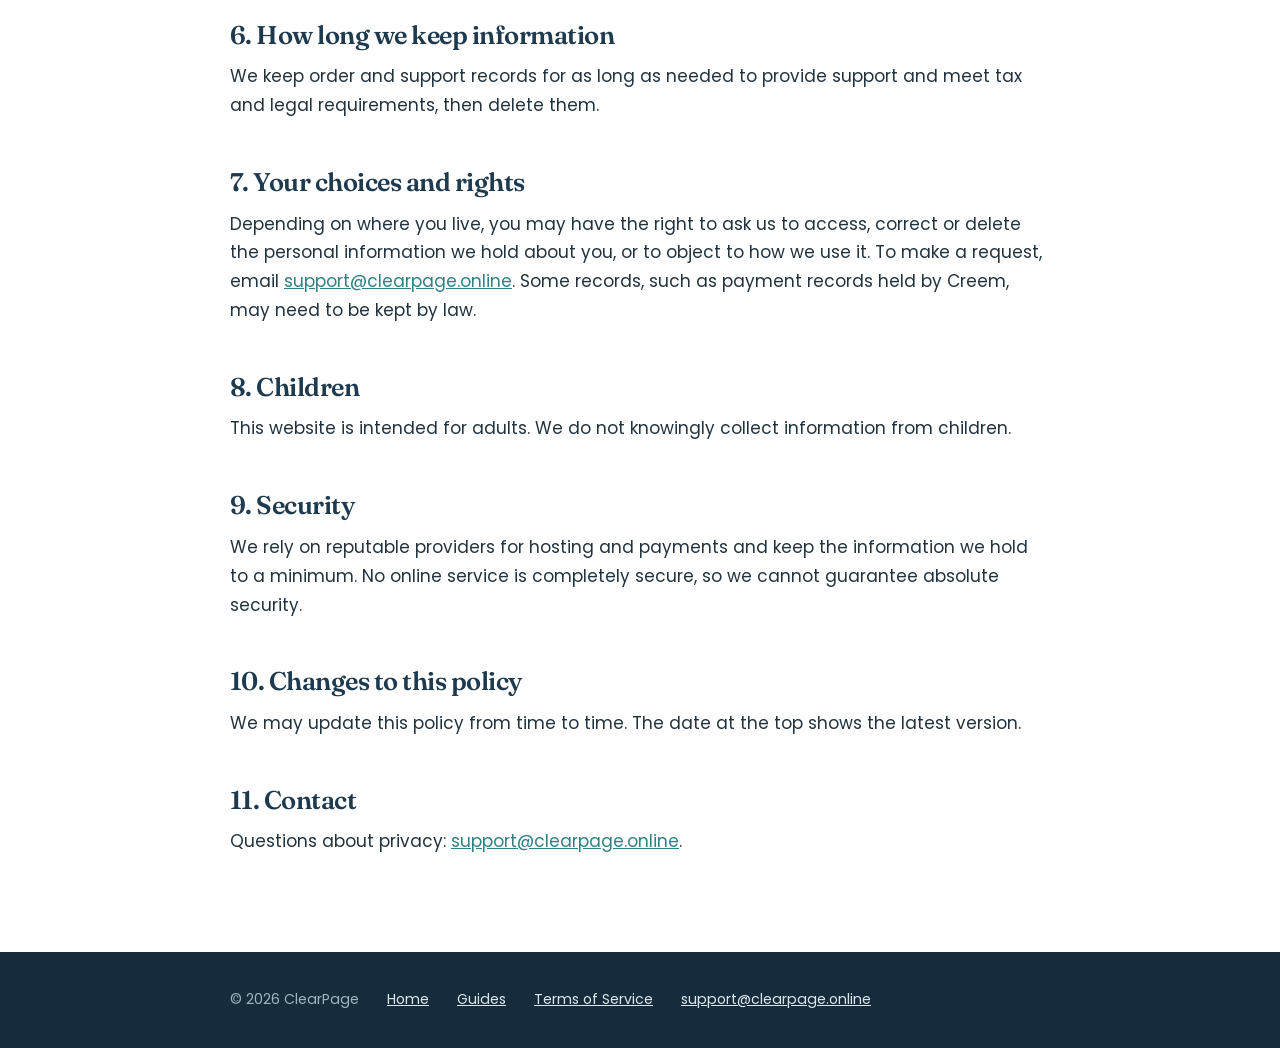
<file: privacy.html>
<!DOCTYPE html>
<html lang="en">
<head>
<meta charset="utf-8">
<meta name="viewport" content="width=device-width, initial-scale=1">
<title>Privacy Policy | ClearPage</title>
<meta name="description" content="How ClearPage handles your information.">
<meta name="theme-color" content="#1e3a4f">
<link rel="canonical" href="https://clearpage.online/privacy">
<link rel="icon" href="/favicon.ico" sizes="48x48">
<link rel="icon" href="/favicon.svg" type="image/svg+xml">
<link rel="apple-touch-icon" href="/apple-touch-icon.png">
<script>
(function(){var p=location.pathname;if(/\.html$/.test(p)){history.replaceState(null,"",p.replace(/index\.html$/,"").replace(/\.html$/,"")+location.search+location.hash)}})();
</script>
<link rel="preconnect" href="https://fonts.googleapis.com">
<link rel="preconnect" href="https://fonts.gstatic.com" crossorigin>
<link href="https://fonts.googleapis.com/css2?family=Fraunces:opsz,wght@9..144,500;9..144,600&family=Poppins:wght@300;400;500;600&display=swap" rel="stylesheet">
<style>
:root{--ink:#1e3a4f;--ink-deep:#162c3c;--teal:#2f8186;--amber:#e0a24a;--mist:#f0f5f6;--text:#22333f;--muted:#586976;--line:#d6e0e3;--serif:"Fraunces",Georgia,serif;--sans:"Poppins",system-ui,-apple-system,"Segoe UI",Roboto,sans-serif}
*,*::before,*::after{box-sizing:border-box}
body{margin:0;font-family:var(--sans);font-size:1.0625rem;line-height:1.7;color:var(--text);background:#fff;-webkit-font-smoothing:antialiased}
:focus-visible{outline:3px solid var(--amber);outline-offset:3px}
header{background:var(--ink-deep);border-bottom:1px solid rgba(255,255,255,.08)}
header .bar{width:min(820px,100% - 40px);margin-inline:auto;height:68px;display:flex;align-items:center;justify-content:space-between}
header a{color:#fff;text-decoration:none;font-weight:500}
header a.back{color:#c9d8e0;font-size:.92rem}
header a.back:hover{color:#fff}
main{width:min(820px,100% - 40px);margin-inline:auto;padding:56px 0 80px}
h1,h2{font-family:var(--serif);font-weight:600;letter-spacing:-.02em;line-height:1.15;color:var(--ink)}
h1{font-size:clamp(2.2rem,5vw,3.2rem);margin:0 0 8px}
h2{font-size:1.6rem;margin:48px 0 12px}
p,ul{margin:0 0 16px}
ul{padding-left:22px}
li{margin-bottom:8px}
.updated{color:var(--muted);font-size:.95rem;margin-bottom:32px}
a{color:var(--teal)}
footer{background:var(--ink-deep);color:#9fb4c1;padding:36px 0;font-size:.88rem}
footer .bar{width:min(820px,100% - 40px);margin-inline:auto;display:flex;flex-wrap:wrap;gap:8px 28px}
footer a{color:#dbe6ec}
</style>
</head>
<body>
<header><div class="bar"><a href="/">ClearPage</a><a class="back" href="/">&larr; Back to home</a></div></header>

<main>
  <h1>Privacy Policy</h1>
  <p class="updated">Last updated: October 12, 2026</p>

  <p>This policy explains what information ClearPage (&ldquo;we&rdquo;, &ldquo;us&rdquo;) handles when you visit this website or buy The Elder Care Command Binder. We keep it to the minimum needed to sell and deliver a digital product.</p>

  <h2>1. Information we receive</h2>
  <ul>
    <li><strong>Order information.</strong> When you buy, our payment provider Creem collects your name, email address, billing country and payment details. We receive your name, email and order details so we can deliver the product and provide support. We never see or store your full card number.</li>
    <li><strong>Messages you send us.</strong> If you email us, we keep your message and address so we can reply.</li>
    <li><strong>Technical data.</strong> Like any website, the server that hosts this site (GitHub Pages) may log technical data such as your IP address, browser type and the pages requested.</li>
  </ul>
  <p>This website does not use advertising trackers and does not require an account.</p>

  <h2>2. Information in your binder</h2>
  <p>You fill in the binder on paper. Anything you write in it, including health details, stays with you. We never receive, collect or store it.</p>

  <h2>3. How we use information</h2>
  <ul>
    <li>to process your order and deliver your download;</li>
    <li>to answer questions and provide support, including refund requests;</li>
    <li>to meet legal, tax and accounting obligations.</li>
  </ul>
  <p>We do not sell your personal information.</p>

  <h2>4. Who else handles your information</h2>
  <ul>
    <li><strong>Creem</strong> processes payments, taxes and order records. Its handling of your data is covered by its own privacy policy.</li>
    <li><strong>GitHub Pages</strong> hosts this website.</li>
    <li><strong>Google Fonts</strong> serves the fonts used on this site, which means your browser requests them from Google&rsquo;s servers.</li>
  </ul>
  <p>We may also disclose information if the law requires it.</p>

  <h2>5. Cookies and analytics</h2>
  <p>This website does not set its own cookies. If we add analytics in the future, we will update this policy first. Third parties such as our payment provider may use cookies at checkout, as described in their policies.</p>

  <h2>6. How long we keep information</h2>
  <p>We keep order and support records for as long as needed to provide support and meet tax and legal requirements, then delete them.</p>

  <h2>7. Your choices and rights</h2>
  <p>Depending on where you live, you may have the right to ask us to access, correct or delete the personal information we hold about you, or to object to how we use it. To make a request, email <a href="mailto:support@clearpage.online">support@clearpage.online</a>. Some records, such as payment records held by Creem, may need to be kept by law.</p>

  <h2>8. Children</h2>
  <p>This website is intended for adults. We do not knowingly collect information from children.</p>

  <h2>9. Security</h2>
  <p>We rely on reputable providers for hosting and payments and keep the information we hold to a minimum. No online service is completely secure, so we cannot guarantee absolute security.</p>

  <h2>10. Changes to this policy</h2>
  <p>We may update this policy from time to time. The date at the top shows the latest version.</p>

  <h2>11. Contact</h2>
  <p>Questions about privacy: <a href="mailto:support@clearpage.online">support@clearpage.online</a>.</p>
</main>

<footer><div class="bar"><span>&copy; 2026 ClearPage</span><a href="/">Home</a><a href="/guides/">Guides</a><a href="/terms">Terms of Service</a><a href="mailto:support@clearpage.online">support@clearpage.online</a></div></footer>
</body>
</html>
</file>
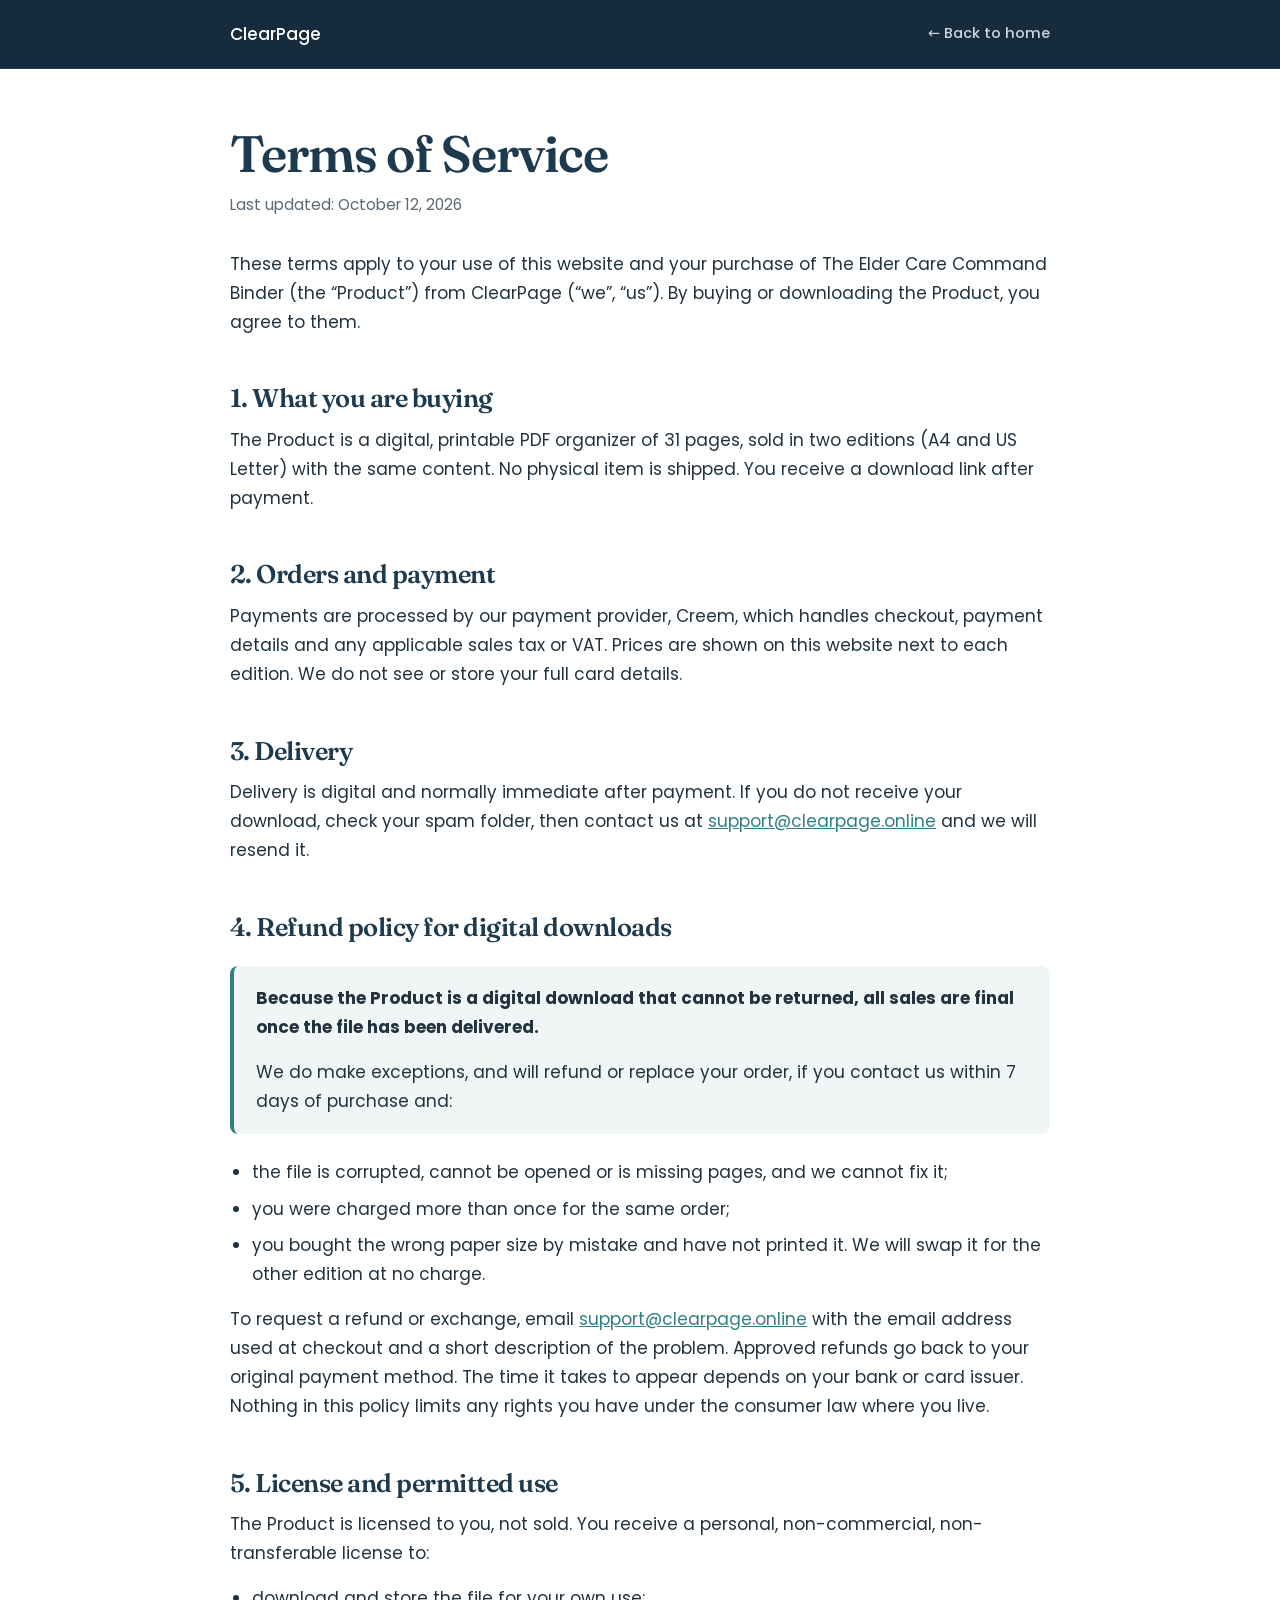
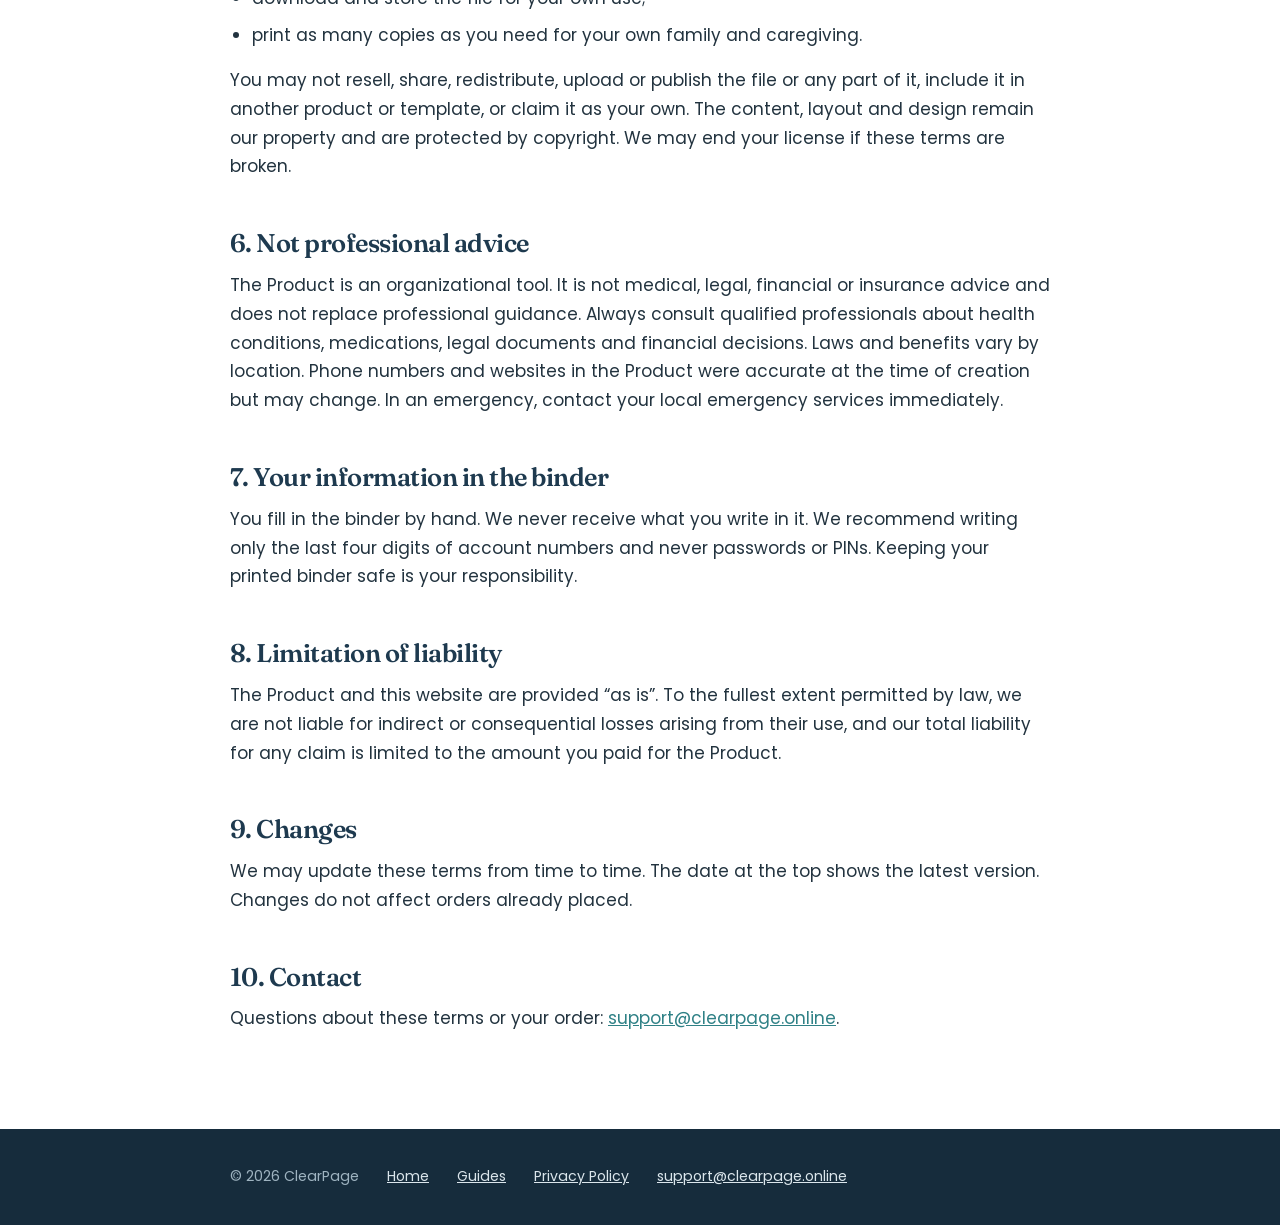
<file: terms.html>
<!DOCTYPE html>
<html lang="en">
<head>
<meta charset="utf-8">
<meta name="viewport" content="width=device-width, initial-scale=1">
<title>Terms of Service | ClearPage</title>
<meta name="description" content="Terms of Service, license and refund policy for The Elder Care Command Binder.">
<meta name="theme-color" content="#1e3a4f">
<link rel="canonical" href="https://clearpage.online/terms">
<link rel="icon" href="/favicon.ico" sizes="48x48">
<link rel="icon" href="/favicon.svg" type="image/svg+xml">
<link rel="apple-touch-icon" href="/apple-touch-icon.png">
<script>
(function(){var p=location.pathname;if(/\.html$/.test(p)){history.replaceState(null,"",p.replace(/index\.html$/,"").replace(/\.html$/,"")+location.search+location.hash)}})();
</script>
<link rel="preconnect" href="https://fonts.googleapis.com">
<link rel="preconnect" href="https://fonts.gstatic.com" crossorigin>
<link href="https://fonts.googleapis.com/css2?family=Fraunces:opsz,wght@9..144,500;9..144,600&family=Poppins:wght@300;400;500;600&display=swap" rel="stylesheet">
<style>
:root{--ink:#1e3a4f;--ink-deep:#162c3c;--teal:#2f8186;--amber:#e0a24a;--mist:#f0f5f6;--text:#22333f;--muted:#586976;--line:#d6e0e3;--serif:"Fraunces",Georgia,serif;--sans:"Poppins",system-ui,-apple-system,"Segoe UI",Roboto,sans-serif}
*,*::before,*::after{box-sizing:border-box}
body{margin:0;font-family:var(--sans);font-size:1.0625rem;line-height:1.7;color:var(--text);background:#fff;-webkit-font-smoothing:antialiased}
:focus-visible{outline:3px solid var(--amber);outline-offset:3px}
header{background:var(--ink-deep);border-bottom:1px solid rgba(255,255,255,.08)}
header .bar{width:min(820px,100% - 40px);margin-inline:auto;height:68px;display:flex;align-items:center;justify-content:space-between}
header a{color:#fff;text-decoration:none;font-weight:500}
header a.back{color:#c9d8e0;font-size:.92rem}
header a.back:hover{color:#fff}
main{width:min(820px,100% - 40px);margin-inline:auto;padding:56px 0 80px}
h1,h2{font-family:var(--serif);font-weight:600;letter-spacing:-.02em;line-height:1.15;color:var(--ink)}
h1{font-size:clamp(2.2rem,5vw,3.2rem);margin:0 0 8px}
h2{font-size:1.6rem;margin:48px 0 12px;scroll-margin-top:24px}
p,ul{margin:0 0 16px}
ul{padding-left:22px}
li{margin-bottom:8px}
.updated{color:var(--muted);font-size:.95rem;margin-bottom:32px}
a{color:var(--teal)}
.callout{background:var(--mist);border-left:4px solid var(--teal);border-radius:8px;padding:18px 22px;margin:24px 0}
footer{background:var(--ink-deep);color:#9fb4c1;padding:36px 0;font-size:.88rem}
footer .bar{width:min(820px,100% - 40px);margin-inline:auto;display:flex;flex-wrap:wrap;gap:8px 28px}
footer a{color:#dbe6ec}
</style>
</head>
<body>
<header><div class="bar"><a href="/">ClearPage</a><a class="back" href="/">&larr; Back to home</a></div></header>

<main>
  <h1>Terms of Service</h1>
  <p class="updated">Last updated: October 12, 2026</p>

  <p>These terms apply to your use of this website and your purchase of The Elder Care Command Binder (the &ldquo;Product&rdquo;) from ClearPage (&ldquo;we&rdquo;, &ldquo;us&rdquo;). By buying or downloading the Product, you agree to them.</p>

  <h2>1. What you are buying</h2>
  <p>The Product is a digital, printable PDF organizer of 31 pages, sold in two editions (A4 and US Letter) with the same content. No physical item is shipped. You receive a download link after payment.</p>

  <h2>2. Orders and payment</h2>
  <p>Payments are processed by our payment provider, Creem, which handles checkout, payment details and any applicable sales tax or VAT. Prices are shown on this website next to each edition. We do not see or store your full card details.</p>

  <h2>3. Delivery</h2>
  <p>Delivery is digital and normally immediate after payment. If you do not receive your download, check your spam folder, then contact us at <a href="mailto:support@clearpage.online">support@clearpage.online</a> and we will resend it.</p>

  <h2 id="refunds">4. Refund policy for digital downloads</h2>
  <div class="callout">
    <p><strong>Because the Product is a digital download that cannot be returned, all sales are final once the file has been delivered.</strong></p>
    <p style="margin:0">We do make exceptions, and will refund or replace your order, if you contact us within 7 days of purchase and:</p>
  </div>
  <ul>
    <li>the file is corrupted, cannot be opened or is missing pages, and we cannot fix it;</li>
    <li>you were charged more than once for the same order;</li>
    <li>you bought the wrong paper size by mistake and have not printed it. We will swap it for the other edition at no charge.</li>
  </ul>
  <p>To request a refund or exchange, email <a href="mailto:support@clearpage.online">support@clearpage.online</a> with the email address used at checkout and a short description of the problem. Approved refunds go back to your original payment method. The time it takes to appear depends on your bank or card issuer. Nothing in this policy limits any rights you have under the consumer law where you live.</p>

  <h2>5. License and permitted use</h2>
  <p>The Product is licensed to you, not sold. You receive a personal, non-commercial, non-transferable license to:</p>
  <ul>
    <li>download and store the file for your own use;</li>
    <li>print as many copies as you need for your own family and caregiving.</li>
  </ul>
  <p>You may not resell, share, redistribute, upload or publish the file or any part of it, include it in another product or template, or claim it as your own. The content, layout and design remain our property and are protected by copyright. We may end your license if these terms are broken.</p>

  <h2>6. Not professional advice</h2>
  <p>The Product is an organizational tool. It is not medical, legal, financial or insurance advice and does not replace professional guidance. Always consult qualified professionals about health conditions, medications, legal documents and financial decisions. Laws and benefits vary by location. Phone numbers and websites in the Product were accurate at the time of creation but may change. In an emergency, contact your local emergency services immediately.</p>

  <h2>7. Your information in the binder</h2>
  <p>You fill in the binder by hand. We never receive what you write in it. We recommend writing only the last four digits of account numbers and never passwords or PINs. Keeping your printed binder safe is your responsibility.</p>

  <h2>8. Limitation of liability</h2>
  <p>The Product and this website are provided &ldquo;as is&rdquo;. To the fullest extent permitted by law, we are not liable for indirect or consequential losses arising from their use, and our total liability for any claim is limited to the amount you paid for the Product.</p>

  <h2>9. Changes</h2>
  <p>We may update these terms from time to time. The date at the top shows the latest version. Changes do not affect orders already placed.</p>

  <h2>10. Contact</h2>
  <p>Questions about these terms or your order: <a href="mailto:support@clearpage.online">support@clearpage.online</a>.</p>
</main>

<footer><div class="bar"><span>&copy; 2026 ClearPage</span><a href="/">Home</a><a href="/guides/">Guides</a><a href="/privacy">Privacy Policy</a><a href="mailto:support@clearpage.online">support@clearpage.online</a></div></footer>
</body>
</html>
</file>
<file: assets/guide.css>
/* ClearPage guide pages: shares the brand look of the main site */
:root{
  --ink:#1e3a4f;--ink-deep:#162c3c;--teal:#2f8186;--teal-deep:#276b70;--teal-soft:#e3f0f0;
  --amber:#e0a24a;--amber-hover:#ebb560;--mist:#f0f5f6;--text:#22333f;--muted:#586976;--line:#d6e0e3;
  --alert:#b3261e;
  --serif:"Fraunces",Georgia,"Times New Roman",serif;
  --sans:"Poppins",system-ui,-apple-system,"Segoe UI",Roboto,sans-serif;
  --header-h:68px;
}
*,*::before,*::after{box-sizing:border-box}
html{scroll-behavior:smooth;-webkit-text-size-adjust:100%}
body{margin:0;font-family:var(--sans);font-size:1.0625rem;line-height:1.7;color:var(--text);background:#fff;-webkit-font-smoothing:antialiased}
img{max-width:100%;display:block}
a{color:var(--ink);text-underline-offset:3px}
a:hover{color:var(--teal-deep)}
:focus-visible{outline:3px solid var(--amber);outline-offset:3px;border-radius:3px}
.wrap{width:min(1160px,100% - 48px);margin-inline:auto}

/* Header */
.site-header{position:sticky;top:0;z-index:50;height:var(--header-h);background:rgba(22,44,60,.92);backdrop-filter:blur(14px);-webkit-backdrop-filter:blur(14px);border-bottom:1px solid rgba(255,255,255,.08)}
.site-header .wrap{height:100%;display:flex;align-items:center;justify-content:space-between;gap:24px}
.brand{display:flex;align-items:center;gap:12px;color:#fff;text-decoration:none;font-weight:500;font-size:.98rem}
.brand:hover{color:#fff}
.brand svg{width:34px;height:34px}
.nav{display:flex;align-items:center;gap:32px}
.nav-links{display:flex;gap:28px}
.nav-links a{color:#c9d8e0;text-decoration:none;font-size:.92rem;transition:color .2s}
.nav-links a:hover,.nav-links a[aria-current="page"]{color:#fff}
.btn{display:inline-flex;align-items:center;justify-content:center;min-height:52px;padding:0 30px;border-radius:999px;border:0;background:var(--amber);color:var(--ink-deep);font-weight:600;font-size:1rem;text-decoration:none;cursor:pointer;transition:background .2s,transform .2s;box-shadow:0 10px 24px -12px rgba(224,162,74,.8)}
.btn:hover{background:var(--amber-hover);color:var(--ink-deep);transform:translateY(-2px)}
.btn-sm{min-height:42px;padding:0 22px;font-size:.9rem;box-shadow:none}

/* Article */
main{width:min(760px,100% - 40px);margin:0 auto;padding:44px 0 88px}
.crumbs{font-size:.88rem;color:var(--muted);margin-bottom:22px}
.crumbs a{color:var(--muted)}
h1,h2,h3{font-family:var(--serif);font-weight:600;letter-spacing:-.02em;color:var(--ink)}
h1{font-size:clamp(2.1rem,5vw,3.1rem);line-height:1.12;margin:0 0 18px}
h2{font-size:clamp(1.55rem,3vw,2rem);line-height:1.2;margin:56px 0 14px;scroll-margin-top:calc(var(--header-h) + 16px)}
h3{font-size:1.2rem;line-height:1.3;margin:30px 0 8px}
p{margin:0 0 16px}
.lede{font-size:1.15rem;color:#33444f}
.meta{font-size:.88rem;color:var(--muted);margin-bottom:28px}
section[id],h2[id]{scroll-margin-top:calc(var(--header-h) + 16px)}

figure{margin:34px 0}
figure img{width:100%;max-width:420px;height:auto;margin:0 auto;border:1px solid var(--line);border-radius:4px;box-shadow:0 18px 40px -22px rgba(22,44,60,.5)}
figure img.wide{max-width:640px}
figcaption{font-size:.88rem;color:var(--muted);text-align:center;margin-top:12px}

.toc{background:var(--mist);border-radius:14px;padding:20px 26px;margin:30px 0}
.toc strong{display:block;margin-bottom:6px;color:var(--ink);font-weight:600}
.toc ol{margin:0;padding-left:20px}
.toc li{margin:4px 0}

ul.check{list-style:none;padding:0;margin:0 0 18px}
ul.check li{position:relative;padding-left:34px;margin:10px 0}
ul.check li::before{content:"";position:absolute;left:0;top:.38em;width:18px;height:18px;border:2px solid var(--teal);border-radius:4px;background:#fff}
ul.check.avoid li::before{border-color:var(--alert)}
ul.check.avoid li::after{content:"\00d7";position:absolute;left:4px;top:.16em;color:var(--alert);font-weight:700;font-size:1.1rem}
ol.steps-list{padding-left:22px}
ol.steps-list li{margin:12px 0;padding-left:4px}

.note{border-left:4px solid var(--teal);background:var(--teal-soft);padding:16px 20px;margin:26px 0;border-radius:0 12px 12px 0}
.note.alert{border-left-color:var(--alert);background:#fdf3f2}
.note p:last-child{margin-bottom:0}

table.compare{width:100%;border-collapse:collapse;margin:24px 0;font-size:.97rem}
table.compare th,table.compare td{text-align:left;padding:12px 14px;border-bottom:1px solid var(--line);vertical-align:top}
table.compare th{font-weight:600;color:var(--ink);background:var(--mist)}

.cta{background:var(--ink);color:#dbe6ec;border-radius:22px;padding:36px 32px;margin:60px 0 0;position:relative;overflow:hidden}
.cta::before{content:"";position:absolute;width:320px;aspect-ratio:1;border-radius:50%;right:-110px;top:-150px;background:var(--teal);opacity:.55}
.cta>*{position:relative}
.cta h2{color:#fff;margin:0 0 12px;font-size:1.65rem}
.cta p{margin-bottom:20px}
.cta .row{display:flex;flex-wrap:wrap;align-items:center;gap:16px 28px;margin:0}
.cta a.secondary{color:#fff;font-weight:500}
.cta .fine{font-size:.85rem;color:#a9bfcc;margin:18px 0 0}

.related{margin-top:56px}
.related h2{margin-top:0}
.related-grid{display:grid;grid-template-columns:repeat(auto-fill,minmax(210px,1fr));gap:16px}
.related-grid a{display:block;padding:18px 20px;border:1px solid var(--line);border-radius:16px;text-decoration:none;color:var(--ink);font-weight:500;line-height:1.4;transition:transform .2s,box-shadow .2s,border-color .2s}
.related-grid a:hover{transform:translateY(-3px);border-color:var(--teal);box-shadow:0 18px 30px -22px rgba(22,44,60,.5)}
.related-grid small{display:block;margin-top:6px;color:var(--muted);font-weight:400;font-size:.85rem}

details{border-bottom:1px solid var(--line);padding:16px 0}
details:first-of-type{border-top:1px solid var(--line)}
summary{cursor:pointer;font-weight:500;color:var(--ink);list-style:none;display:flex;justify-content:space-between;gap:24px}
summary::-webkit-details-marker{display:none}
summary::after{content:"+";color:var(--teal);font-size:1.4rem;line-height:1;transition:transform .25s}
details[open] summary::after{transform:rotate(45deg)}
details p{margin:12px 0 0;color:var(--muted)}
.disclaimer{font-size:.86rem;color:var(--muted);margin-top:44px}

/* Guides hub */
.hub-grid{display:grid;gap:22px;margin-top:34px}
.hub-card{display:grid;grid-template-columns:1fr;gap:6px;padding:26px 28px;border:1px solid var(--line);border-radius:22px;text-decoration:none;color:var(--text);transition:transform .25s,box-shadow .25s,border-color .25s}
.hub-card:hover{transform:translateY(-4px);border-color:var(--teal);box-shadow:0 24px 40px -26px rgba(22,44,60,.5);color:var(--text)}
.hub-card .tag{font-size:.8rem;font-weight:500;color:var(--teal);letter-spacing:.02em}
.hub-card h2{margin:0;font-size:1.45rem}
.hub-card p{margin:6px 0 0;color:var(--muted)}
.hub-card .more{margin-top:10px;font-weight:600;color:var(--ink)}

/* Footer */
.site-footer{background:var(--ink-deep);color:#9fb4c1;padding:52px 0;font-size:.88rem;line-height:1.7}
.footer-grid{display:grid;grid-template-columns:minmax(0,.8fr) minmax(0,1.2fr);gap:clamp(32px,6vw,96px)}
.site-footer .brand{margin-bottom:14px}
.site-footer p{margin:0}
.site-footer p+p{margin-top:12px}
.foot-link{color:#dbe6ec;text-underline-offset:4px}
.foot-link:hover{color:#fff}

@media (max-width:960px){
  .nav-links{display:none}
  .footer-grid{grid-template-columns:1fr}
}
@media (max-width:560px){
  body{font-size:1rem}
  .wrap{width:min(1160px,100% - 40px)}
  .brand span{display:none}
  .cta{padding:28px 22px}
  table.compare{font-size:.9rem}
  table.compare th,table.compare td{padding:10px 8px}
}
@media print{
  .site-header,.cta,.crumbs,.site-footer,.toc,.related{display:none}
  body{font-size:12pt}
  main{padding:0}
}
@media (prefers-reduced-motion:reduce){html{scroll-behavior:auto}.btn,.related-grid a,.hub-card{transition:none}}
</file>
